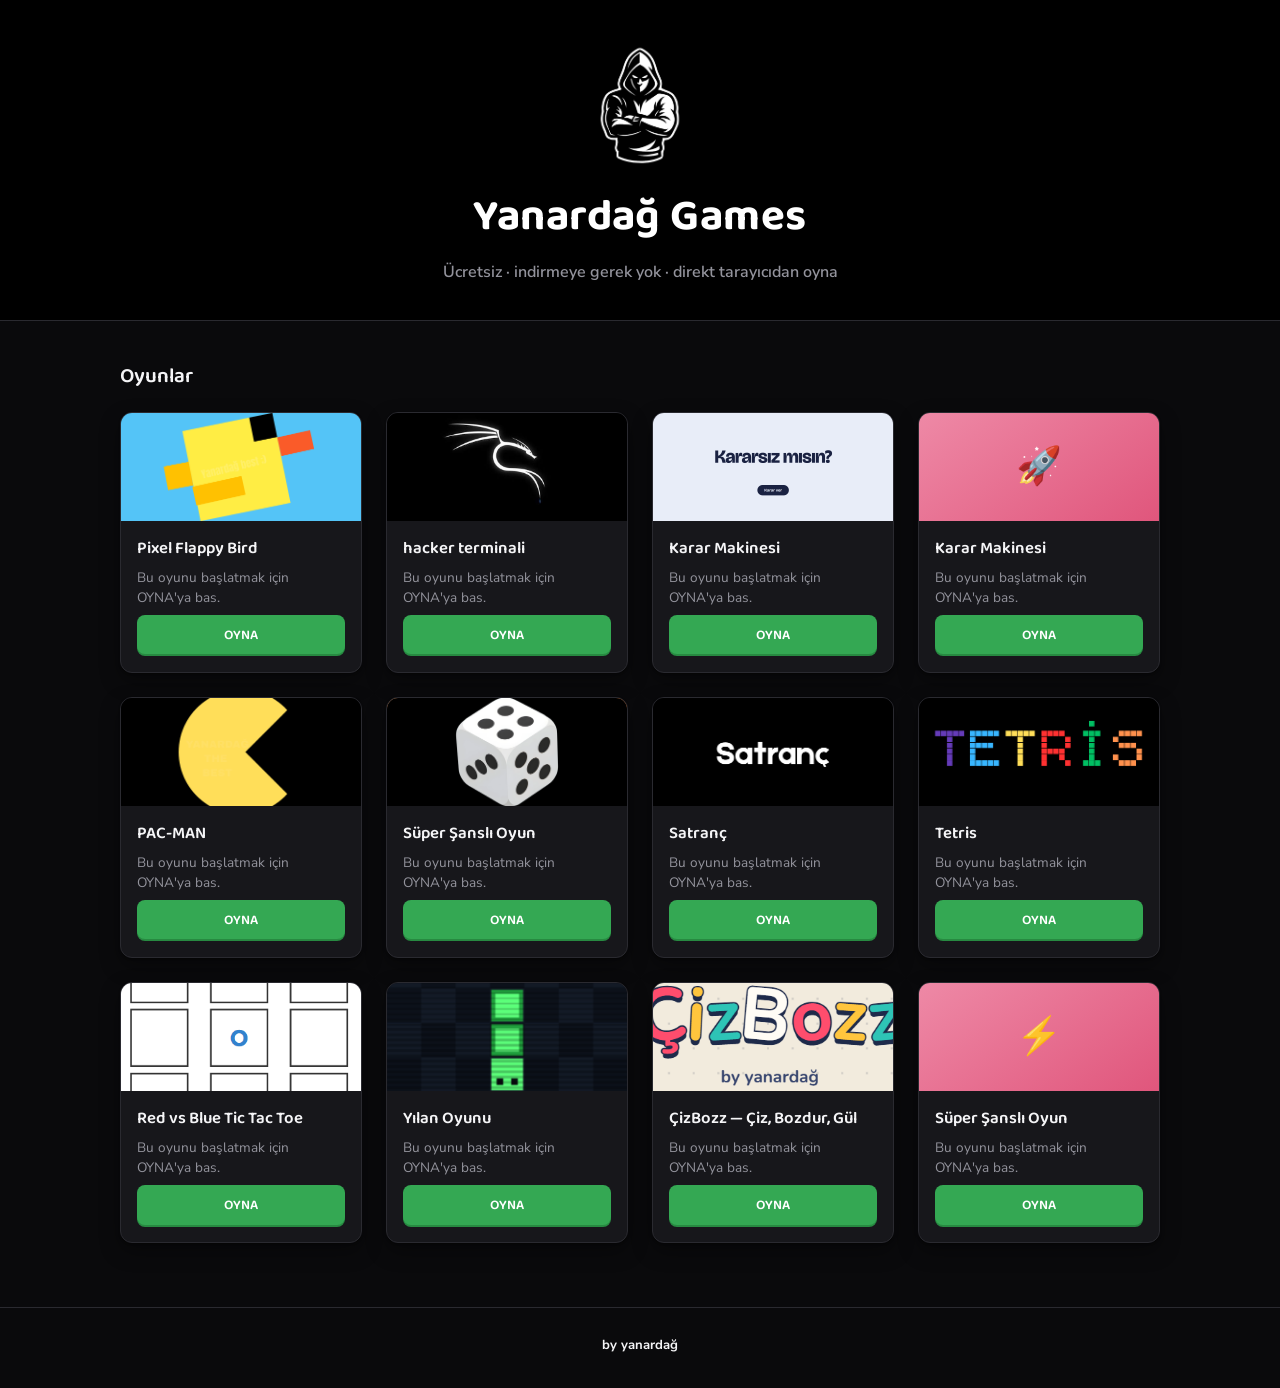
<file: index.html>
<!DOCTYPE html>
<html lang="tr">
<head>
<meta charset="UTF-8" />
<meta name="viewport" content="width=device-width, initial-scale=1.0" />
<title>Oyun Salonu — Ücretsiz Tarayıcı Oyunları</title>
<meta name="description" content="Tarayıcıdan oynanabilen ücretsiz mini oyunlar. İndirmeye gerek yok, direkt oyna!" />

<link rel="stylesheet" href="fonts/fonts.css">

<style>

:root {
  --bg: #0a0a0c;
  --panel: #17171b;
  --navy: #f5f5f7;
  --blue: #4f9cff;
  --blue-dark: #2f7fe0;
  --orange: #ff8a3d;
  --green: #34a853;
  --green-dark: #278a41;
  --pink: #e0567c;
  --muted: #93939c;
  --border: #2a2a30;

  --font-display: "Baloo 2", "Trebuchet MS", sans-serif;
  --font-body: "Nunito Sans", "Trebuchet MS", sans-serif;
  --font-mono: "JetBrains Mono", monospace;
}

* { box-sizing: border-box; }

body {
  margin: 0;
  min-height: 100vh;
  background: var(--bg);
  color: var(--navy);
  font-family: var(--font-body);
  line-height: 1.5;
}

a { color: inherit; }


.banner {
  background: #000;
  border-bottom: 1px solid var(--border);
  padding: 2.5rem 1.25rem 2.25rem;
  text-align: center;
}

.banner__logo-img {
  height: 128px;
  width: auto;
  max-width: 100%;
  object-fit: contain;
  display: block;
  margin: 0 auto 1rem;
  border-radius: 12px;
}

.banner__logo {
  margin: 0;
  font-family: var(--font-display);
  font-weight: 700;
  font-size: clamp(1.9rem, 5.5vw, 2.75rem);
  color: #fff;
  letter-spacing: 0.01em;
}

.banner__tagline {
  margin: 0.6rem 0 0;
  color: var(--muted);
  font-weight: 600;
  font-size: 1rem;
}


.main {
  max-width: 1080px;
  margin: 0 auto;
  padding: 2.5rem 1.25rem 4rem;
}

.section-title {
  font-family: var(--font-display);
  font-weight: 600;
  font-size: 1.3rem;
  color: var(--navy);
  margin: 0 0 1.25rem;
}

.games-grid {
  display: grid;
  grid-template-columns: repeat(auto-fill, minmax(230px, 1fr));
  gap: 1.5rem;
}

.game-card {
  position: relative;
  background: var(--panel);
  border: 1px solid var(--border);
  border-radius: 12px;
  box-shadow: 0 1px 2px rgba(0, 0, 0, 0.35), 0 8px 20px rgba(0, 0, 0, 0.35);
  overflow: hidden;
  display: flex;
  flex-direction: column;
  transition: transform 0.15s ease, box-shadow 0.15s ease;
}

.game-card:hover {
  transform: translateY(-2px);
  box-shadow: 0 2px 4px rgba(0, 0, 0, 0.4), 0 14px 28px rgba(0, 0, 0, 0.45);
}

.game-card__thumb {
  height: 108px;
  display: flex;
  align-items: center;
  justify-content: center;
  font-size: 2.3rem;
  color: rgba(255, 255, 255, 0.95);
  overflow: hidden;
}

.game-card__thumb img {
  width: 100%;
  height: 100%;
  object-fit: cover;
  display: block;
  transition: transform 0.25s ease;
}

.game-card__thumb:hover img {
  transform: scale(1.08);
}

.game-card[data-accent="blue"] .game-card__thumb { background: linear-gradient(145deg, #5b9eea, var(--blue-dark)); }
.game-card[data-accent="orange"] .game-card__thumb { background: linear-gradient(145deg, #ffb27a, var(--orange)); }
.game-card[data-accent="green"] .game-card__thumb { background: linear-gradient(145deg, #6fca87, var(--green-dark)); }
.game-card[data-accent="pink"] .game-card__thumb { background: linear-gradient(145deg, #ee89a6, var(--pink)); }

.game-card__body {
  padding: 0.95rem 1rem 1.1rem;
  display: flex;
  flex-direction: column;
  gap: 0.4rem;
  flex-grow: 1;
}

.game-card__title {
  font-family: var(--font-display);
  font-weight: 600;
  font-size: 1.05rem;
  margin: 0;
  color: var(--navy);
}

.game-card__desc {
  font-size: 0.85rem;
  color: var(--muted);
  margin: 0;
  flex-grow: 1;
}

.game-card__controls {
  font-size: 0.72rem;
  color: var(--muted);
  font-weight: 600;
}

.game-card__tag {
  font-family: var(--font-mono);
  font-size: 0.72rem;
  color: var(--muted);
  margin: 0.15rem 0 0.3rem;
}

.game-card__badge {
  display: inline-block;
  width: fit-content;
  background: rgba(255, 138, 61, 0.16);
  color: var(--orange);
  font-family: var(--font-body);
  font-weight: 800;
  font-size: 0.65rem;
  letter-spacing: 0.04em;
  padding: 2px 8px;
  border-radius: 20px;
}

.play-btn {
  appearance: none;
  border: none;
  border-radius: 8px;
  background: var(--green);
  color: #fff;
  font-family: var(--font-display);
  font-weight: 600;
  font-size: 0.85rem;
  padding: 0.55rem 1rem;
  cursor: pointer;
  width: 100%;
  box-shadow: 0 2px 0 var(--green-dark);
  transition: transform 0.08s ease, box-shadow 0.08s ease, background 0.15s ease;
}

.play-btn:hover { background: var(--green-dark); }

.play-btn:active {
  transform: translateY(2px);
  box-shadow: none;
}


.state-panel {
  grid-column: 1 / -1;
  background: var(--panel);
  border: 1px dashed var(--border);
  border-radius: 12px;
  padding: 2.75rem 1.5rem;
  text-align: center;
}

.state-panel__title {
  font-family: var(--font-display);
  font-weight: 600;
  font-size: 1.1rem;
  color: var(--navy);
  margin: 0 0 0.5rem;
}

.state-panel__text {
  color: var(--muted);
  font-size: 0.9rem;
  max-width: 46ch;
  margin: 0 auto;
}

.overlay {
  position: fixed;
  inset: 0;
  z-index: 10;
  display: none;
  align-items: center;
  justify-content: center;
  padding: 1.5rem;
  background: rgba(0, 0, 0, 0.82);
}

.overlay.is-open { display: flex; }

.overlay__frame {
  position: relative;
  width: min(100%, 880px);
  height: min(86vh, 620px);
  background: #050506;
  border-radius: 14px;
  padding: 0.85rem;
  box-shadow: 0 20px 60px rgba(0, 0, 0, 0.35);
}

.overlay__titlebar {
  display: flex;
  align-items: center;
  justify-content: space-between;
  margin-bottom: 0.6rem;
  padding: 0 0.2rem;
}

.overlay__title {
  font-family: var(--font-display);
  font-weight: 600;
  color: #fff;
  font-size: 1rem;
}

.overlay__actions {
  display: flex;
  gap: 0.4rem;
}

.overlay__icon-btn {
  background: rgba(255, 255, 255, 0.12);
  color: #fff;
  border: none;
  width: 30px;
  height: 30px;
  border-radius: 50%;
  font-weight: 700;
  font-size: 0.95rem;
  cursor: pointer;
  transition: background 0.15s ease;
}

.overlay__icon-btn:hover { background: rgba(255, 255, 255, 0.22); }
.overlay__icon-btn.is-active { background: rgba(255, 255, 255, 0.32); }

.overlay__screen {
  width: 100%;
  height: calc(100% - 2.3rem);
  border: none;
  border-radius: 8px;
  background: #fff;
}


.site-footer {
  border-top: 1px solid var(--border);
  color: var(--muted);
  text-align: center;
  padding: 1.75rem 1.25rem 2rem;
  font-size: 0.82rem;
}

.site-footer strong { color: var(--navy); }


.play-btn:focus-visible,
.overlay__icon-btn:focus-visible {
  outline: 2px solid var(--navy);
  outline-offset: 2px;
}

@media (max-width: 560px) {
  .overlay { padding: 0.75rem; }
}
</style>
</head>
<body>

  <header class="banner">
    <img class="banner__logo-img" src="avatar.png" alt="Yanardağ Games logosu" />
    <h1 class="banner__logo">Yanardağ Games</h1>
    <p class="banner__tagline">Ücretsiz · indirmeye gerek yok · direkt tarayıcıdan oyna</p>
  </header>

  <main class="main">
    <h2 class="section-title">Oyunlar</h2>
    <div class="games-grid" id="games-grid"></div>
  </main>

  <div class="overlay" id="overlay" role="dialog" aria-modal="true" aria-label="Oyun ekranı">
    <div class="overlay__frame">
      <div class="overlay__titlebar">
        <span class="overlay__title" id="overlay-title">—</span>
        <div class="overlay__actions">
          <button class="overlay__icon-btn" id="overlay-fullscreen" aria-label="Tam ekran yap">⛶</button>
          <button class="overlay__icon-btn" id="overlay-close" aria-label="Kapat">✕</button>
        </div>
      </div>
      <iframe class="overlay__screen" id="overlay-screen" title="Oyun ekranı"></iframe>
    </div>
  </div>

  <footer class="site-footer">
    <strong>by yanardağ</strong>
  </footer>

<script>
(function () {
  const grid = document.getElementById("games-grid");
  const overlay = document.getElementById("overlay");
  const overlayScreen = document.getElementById("overlay-screen");
  const overlayCloseBtn = document.getElementById("overlay-close");
  const overlayFullscreenBtn = document.getElementById("overlay-fullscreen");
  const overlayTitle = document.getElementById("overlay-title");

  const REPO_OVERRIDE = {
    owner: null,
    repo: null,
    branch: "main"
  };

  const ACCENTS = ["blue", "orange", "green", "pink"];
  const ICONS = ["🎮", "👾", "🕹️", "🚀", "🏆", "⚡"];
  const GAMES_DIR = "games";
  const GAME_FILE_PATTERN = /\.html?$/i;
  const EXCLUDED_GAME_NAMES = new Set(["index.html", "zzzzzzzzzz.html"]);
  const PICTURES_DIR = "pictures";
  const COVER_FILE_PATTERN = /\.(png|jpe?g|webp|gif)$/i;

  function escapeHtml(str) {
    const div = document.createElement("div");
    div.textContent = str == null ? "" : String(str);
    return div.innerHTML;
  }

  function prettify(filename) {
    return filename
      .replace(GAME_FILE_PATTERN, "")
      .replace(/[-_]+/g, " ")
      .replace(/\b\w/g, (c) => c.toUpperCase());
  }

  function stripExtension(filename) {
    return filename.replace(/\.[^./]+$/, "");
  }

  function detectRepo() {
    if (REPO_OVERRIDE.owner && REPO_OVERRIDE.repo) return REPO_OVERRIDE;
    const host = location.hostname;
    if (!host.endsWith(".github.io")) return null;
    const owner = host.split(".")[0];
    const pathParts = location.pathname.split("/").filter(Boolean);
    const repo = pathParts.length > 0 ? pathParts[0] : host;
    return { owner, repo, branch: REPO_OVERRIDE.branch || "main" };
  }

  function makeNameFilter(pattern, excludedNames) {
    return (name) =>
      pattern.test(name) && !excludedNames.has(name.toLowerCase());
  }

  async function listViaJsDelivr(repoInfo, dir, nameFilter) {
    const url = `https://data.jsdelivr.com/v1/package/gh/${repoInfo.owner}/${repoInfo.repo}@${repoInfo.branch}`;
    const res = await fetch(url);
    if (!res.ok) throw new Error("jsDelivr " + res.status);
    const data = await res.json();
    const targetDir = (data.files || []).find((f) => f.name === dir && f.files);
    if (!targetDir) return [];
    return targetDir.files
      .filter((f) => !f.files && nameFilter(f.name))
      .map((f) => ({
        name: f.name,
        metaUrl: `https://cdn.jsdelivr.net/gh/${repoInfo.owner}/${repoInfo.repo}@${repoInfo.branch}/${dir}/${encodeURIComponent(f.name)}`
      }));
  }

  async function listViaGitHubApi(repoInfo, dir, nameFilter) {
    const url = `https://api.github.com/repos/${repoInfo.owner}/${repoInfo.repo}/contents/${dir}?ref=${repoInfo.branch}`;
    const res = await fetch(url);
    if (!res.ok) throw new Error("GitHub API " + res.status);
    const items = await res.json();
    if (!Array.isArray(items)) throw new Error("beklenmeyen yanıt");
    return items
      .filter((it) => it.type === "file" && nameFilter(it.name))
      .map((it) => ({ name: it.name, metaUrl: it.download_url }));
  }

  async function listViaDirectoryIndex(dir, nameFilter) {
    const res = await fetch(dir + "/");
    if (!res.ok) throw new Error("dizin listesi yok");
    const html = await res.text();
    const doc = new DOMParser().parseFromString(html, "text/html");
    const names = [...doc.querySelectorAll("a")]
      .map((a) => a.getAttribute("href") || "")
      .map((h) => decodeURIComponent(h.split("/").filter(Boolean).pop() || ""))
      .filter(nameFilter);
    const unique = [...new Set(names)];
    return unique.map((name) => ({ name, metaUrl: `${dir}/${name}` }));
  }

  async function listDirFiles(dir, nameFilter) {
    const repoInfo = detectRepo();
    if (repoInfo) {
      try {
        const viaJsDelivr = await listViaJsDelivr(repoInfo, dir, nameFilter);
        if (viaJsDelivr.length) return viaJsDelivr;
      } catch (e) { console.warn(`jsDelivr tarama başarısız (${dir}):`, e); }
      try {
        const viaApi = await listViaGitHubApi(repoInfo, dir, nameFilter);
        if (viaApi.length) return viaApi;
      } catch (e) { console.warn(`GitHub API tarama başarısız (${dir}):`, e); }
    }
    try {
      return await listViaDirectoryIndex(dir, nameFilter);
    } catch (e) { console.warn(`Dizin listesi tarama başarısız (${dir}):`, e); }
    return [];
  }

  function listGameFiles() {
    return listDirFiles(GAMES_DIR, makeNameFilter(GAME_FILE_PATTERN, EXCLUDED_GAME_NAMES));
  }

  function listPictureFiles() {
    return listDirFiles(PICTURES_DIR, makeNameFilter(COVER_FILE_PATTERN, new Set()));
  }

  async function buildCoverMap() {
    const files = await listPictureFiles();
    const map = new Map();
    for (const f of files) {
      const key = stripExtension(f.name).toLowerCase();
      if (!map.has(key)) map.set(key, f.metaUrl);
    }
    return map;
  }

  async function buildGameEntry(fileInfo, index, coverMap) {
    let title = prettify(fileInfo.name);
    let description = "Bu oyunu başlatmak için OYNA'ya bas.";
    let controls = "";
    let coverOverride = "";

    try {
      const res = await fetch(fileInfo.metaUrl);
      if (res.ok) {
        const html = await res.text();
        const doc = new DOMParser().parseFromString(html, "text/html");
        const t = doc.querySelector("title");
        if (t && t.textContent.trim()) title = t.textContent.trim();
        const d = doc.querySelector('meta[name="description"]');
        if (d && d.getAttribute("content")) description = d.getAttribute("content");
        const c = doc.querySelector('meta[name="controls"]');
        if (c && c.getAttribute("content")) controls = c.getAttribute("content");
        const cv = doc.querySelector('meta[name="cover"]');
        if (cv && cv.getAttribute("content")) coverOverride = cv.getAttribute("content");
      }
    } catch (e) { console.warn("Meta bilgisi okunamadı:", fileInfo.name, e); }

    const cover = coverOverride || coverMap.get(stripExtension(fileInfo.name).toLowerCase()) || null;

    return {
      title, description, controls, cover,
      tag: fileInfo.name,
      file: `${GAMES_DIR}/${fileInfo.name}`,
      accent: ACCENTS[index % ACCENTS.length],
      icon: ICONS[index % ICONS.length]
    };
  }

  function setState(title, text) {
    grid.innerHTML = `
      <div class="state-panel">
        <p class="state-panel__title">${escapeHtml(title)}</p>
        <p class="state-panel__text">${escapeHtml(text)}</p>
      </div>`;
  }

  function renderCards(games) {
    if (games.length === 0) {
      setState(
        "Henüz oyun yok",
        "games/ klasörüne bir .html dosyası ekleyip push'la — kart burada otomatik belirecek."
      );
      return;
    }

    grid.innerHTML = "";
    games.forEach((game) => {
      const card = document.createElement("div");
      card.className = "game-card";
      card.dataset.accent = game.accent;

      const thumbInner = game.cover
        ? `<img src="${escapeHtml(game.cover)}" alt="" loading="lazy" />`
        : game.icon;

      card.innerHTML = `
        <div class="game-card__thumb">${thumbInner}</div>
        <div class="game-card__body">
          <h3 class="game-card__title">${escapeHtml(game.title)}</h3>
          <p class="game-card__desc">${escapeHtml(game.description)}</p>
          ${game.controls ? `<p class="game-card__controls">${escapeHtml(game.controls)}</p>` : ""}
          <button class="play-btn" type="button">OYNA</button>
        </div>
      `;

      card.querySelector(".play-btn").addEventListener("click", () => openGame(game));
      grid.appendChild(card);
    });
  }

  function requestFs(el) {
    const fn = el.requestFullscreen || el.webkitRequestFullscreen || el.msRequestFullscreen;
    if (fn) return fn.call(el);
  }

  function exitFs() {
    const fn = document.exitFullscreen || document.webkitExitFullscreen || document.msExitFullscreen;
    if (fn) return fn.call(document);
  }

  function isFs() {
    return !!(document.fullscreenElement || document.webkitFullscreenElement || document.msFullscreenElement);
  }

  function toggleFullscreen() {
    if (isFs()) {
      exitFs();
    } else {
      requestFs(overlayScreen);
    }
  }

  document.addEventListener("fullscreenchange", updateFsBtn);
  document.addEventListener("webkitfullscreenchange", updateFsBtn);
  document.addEventListener("msfullscreenchange", updateFsBtn);

  function updateFsBtn() {
    const active = isFs();
    overlayFullscreenBtn.classList.toggle("is-active", active);
    overlayFullscreenBtn.setAttribute("aria-label", active ? "Tam ekrandan çık" : "Tam ekran yap");
  }

  overlayFullscreenBtn.addEventListener("click", toggleFullscreen);

  function openGame(game) {
    overlayTitle.textContent = game.title;
    overlayScreen.removeAttribute("srcdoc");
    overlayScreen.src = game.file;
    overlay.classList.add("is-open");
    document.body.style.overflow = "hidden";
    overlayCloseBtn.focus();
  }

  function closeGame() {
    if (isFs()) exitFs();
    overlay.classList.remove("is-open");
    overlayScreen.removeAttribute("srcdoc");
    overlayScreen.src = "about:blank";
    document.body.style.overflow = "";
  }

  overlayCloseBtn.addEventListener("click", closeGame);
  overlay.addEventListener("click", (e) => { if (e.target === overlay) closeGame(); });
  document.addEventListener("keydown", (e) => {
    if (e.key === "Escape" && overlay.classList.contains("is-open")) closeGame();
  });

  async function init() {
    setState("Taranıyor…", "games/ klasörü kontrol ediliyor.");
    try {
      const [files, coverMap] = await Promise.all([listGameFiles(), buildCoverMap()]);
      if (files.length === 0) {
        renderCards([]);
        return;
      }
      const games = await Promise.all(files.map((f, i) => buildGameEntry(f, i, coverMap)));
      renderCards(games);
    } catch (e) {
      console.error(e);
      setState(
        "Oyun listesi alınamadı",
        "GitHub Pages üzerinde değilsen ya da yerel önizleme yapıyorsan basit bir sunucu başlatman gerekebilir (README'ye bak)."
      );
    }
  }

  init();
})();
</script>
</body>
</html>
</file>
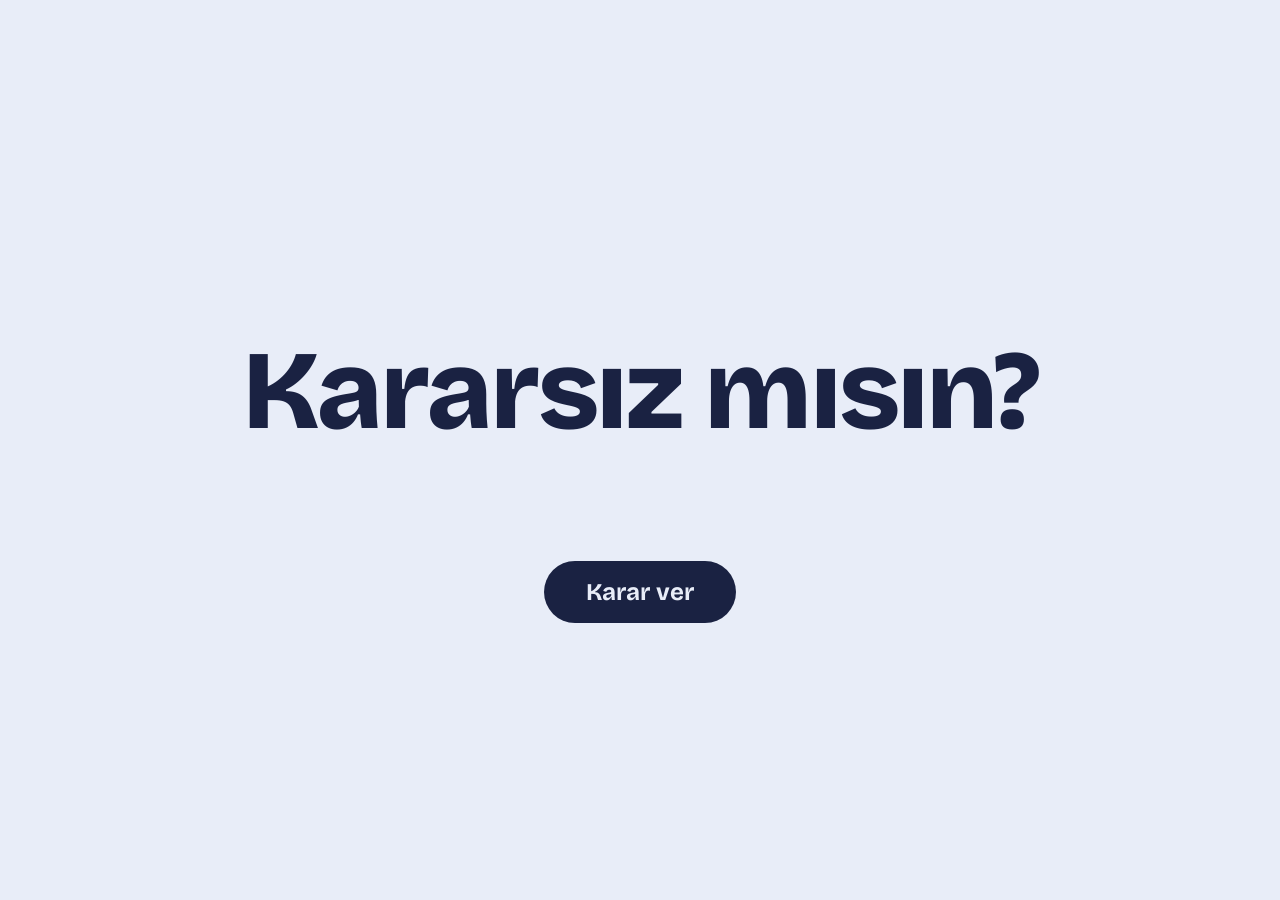
<file: games/karar_makinesi.html>
<!DOCTYPE html>
<html lang="tr">
<head>
<meta charset="utf-8">
<meta name="viewport" content="width=device-width, initial-scale=1, viewport-fit=cover">
<title>Karar Makinesi</title>
<link rel="stylesheet" href="../fonts/fonts.css">
<style>
  :root {
    box-sizing: border-box;
    padding-top: env(safe-area-inset-top, 0px);
    padding-bottom: env(safe-area-inset-bottom, 0px);

    --neutral-bg: #E8EDF8;  --neutral-fg: #1A2242;
    --yes-bg:     #1F8A4C;  --yes-fg:     #FFFFFF;
    --yesx-bg:    #12683A;  --yesx-fg:    #FFFFFF;
    --no-bg:      #C93630;  --no-fg:      #FFFFFF;
    --nox-bg:     #94202B;  --nox-fg:     #FFFFFF;
    --maybe-bg:   #F2B01E;  --maybe-fg:   #2A1C00;

    --bg: var(--neutral-bg);
    --fg: var(--neutral-fg);
  }

  @media (prefers-color-scheme: dark) {
    :root:not([data-theme="light"]) {
      --neutral-bg: #12172B;  --neutral-fg: #EEF1FA;
      --yes-bg:     #1B7A44;  --yes-fg:     #FFFFFF;
      --yesx-bg:    #0F5A2E;  --yesx-fg:    #FFFFFF;
      --no-bg:      #B32E2A;  --no-fg:      #FFFFFF;
      --nox-bg:     #7E1824;  --nox-fg:     #FFFFFF;
      --maybe-bg:   #D6940A;  --maybe-fg:   #1F1400;
    }
  }

  :root[data-theme="dark"] {
    --neutral-bg: #12172B;  --neutral-fg: #EEF1FA;
    --yes-bg:     #1B7A44;  --yes-fg:     #FFFFFF;
    --yesx-bg:    #0F5A2E;  --yesx-fg:    #FFFFFF;
    --no-bg:      #B32E2A;  --no-fg:      #FFFFFF;
    --nox-bg:     #7E1824;  --nox-fg:     #FFFFFF;
    --maybe-bg:   #D6940A;  --maybe-fg:   #1F1400;
  }

  :root[data-tone="yes"]   { --bg: var(--yes-bg);   --fg: var(--yes-fg); }
  :root[data-tone="yesx"]  { --bg: var(--yesx-bg);  --fg: var(--yesx-fg); }
  :root[data-tone="no"]    { --bg: var(--no-bg);    --fg: var(--no-fg); }
  :root[data-tone="nox"]   { --bg: var(--nox-bg);   --fg: var(--nox-fg); }
  :root[data-tone="maybe"] { --bg: var(--maybe-bg); --fg: var(--maybe-fg); }

  html { scroll-padding-top: env(safe-area-inset-top, 0px); }

  html, body {
    height: 100%;
    margin: 0;
    background: var(--bg);
    color: var(--fg);
    transition: background-color .35s ease, color .35s ease;
  }

  body {
    font-family: "Bricolage Grotesque", system-ui, -apple-system, "Segoe UI", Roboto, sans-serif;
    font-optical-sizing: auto;
    -webkit-tap-highlight-color: transparent;
  }

  main {
    height: 100%;
    display: flex;
    flex-direction: column;
    align-items: center;
    justify-content: center;
    gap: clamp(2rem, 7vh, 3.5rem);
    padding: 1.5rem;
    box-sizing: border-box;
    text-align: center;
  }

  .answer {
    margin: 0;
    max-width: 14ch;
    min-height: 2.04em;
    display: grid;
    place-items: center;
    font-size: clamp(2.75rem, 13vw, 7rem);
    font-weight: 800;
    line-height: 1.02;
    letter-spacing: -0.025em;
    text-wrap: balance;
    overflow-wrap: anywhere;
    transition: opacity .12s ease;
  }
  .answer.rolling { opacity: .45; }
  .answer.pop { animation: pop .3s cubic-bezier(.2, 1.4, .4, 1); }

  @keyframes pop {
    from { transform: scale(.85); opacity: 0; }
    to   { transform: scale(1);   opacity: 1; }
  }

  .go {
    font: inherit;
    font-weight: 700;
    font-size: clamp(1.15rem, 4.5vw, 1.5rem);
    padding: 1.05rem 2.6rem;
    border: 0;
    border-radius: 999px;
    background: var(--fg);
    color: var(--bg);
    cursor: pointer;
    transition: transform .12s ease, background-color .35s ease, color .35s ease;
  }
  .go:active { transform: scale(.96); }
  .go[aria-disabled="true"] { cursor: default; }
  .go:focus-visible { outline: 3px solid var(--fg); outline-offset: 4px; }

  .sr {
    position: absolute;
    width: 1px; height: 1px;
    margin: -1px; padding: 0;
    overflow: hidden;
    clip: rect(0 0 0 0);
    white-space: nowrap;
    border: 0;
  }

  @media (prefers-reduced-motion: reduce) {
    html, body, .go, .answer { transition: none; }
    .answer.pop { animation: none; }
  }
</style>
</head>
<body>
  <main>
    <p class="answer" id="answer">Kararsız mısın?</p>
    <button class="go" id="go" type="button">Karar ver</button>
    <div class="sr" id="live" role="status" aria-live="polite"></div>
  </main>

<script>
  function mk(tone, list) {
    return list.map(function (t) { return { t: t, tone: tone }; });
  }

  // Üç taraf eşit şansla seçilir: evet, hayır, kararsız.
  var sides = [
    mk("yes", [
      "Evet", "Tabii", "Tabii ki", "Elbette", "Olur", "Aynen", "Bence evet", "Bence yap",
      "Hiç düşünme, yap", "Yap gitsin", "Neden olmasın", "Yürü", "Tamamdır", "Hadi bakalım",
      "Bence olur", "Olur tabii", "Evet evet", "Evet bence", "Yapalım", "Yapabilirsin",
      "Yap bakalım", "Buyur, yap", "Hadi yap", "Değer", "Denemeye değer", "Dene bence",
      "Bir dene", "Güzel fikir", "İyi fikir", "Fena fikir değil", "Bence doğru",
      "Doğru karar", "Doğru yol", "Yeşil ışık", "Işık yeşil", "Yol açık", "Yolun açık olsun",
      "Sorun yok", "Sıkıntı yok", "Problem değil", "Hallolur", "Olacak", "Tam sana göre",
      "Sana yakışır", "Sen yaparsın", "Yaparsın", "Başarırsın", "Pişman olmazsın",
      "Bence pişman olmazsın", "Sonu güzel", "İçime doğdu", "İçime sindi",
      "Kalbim evet diyor", "Aklım da evet diyor", "Evet diyorum", "Ben evet derim",
      "Ben olsam yapardım", "Ben yapardım", "Tereddüt etme", "Çekinme", "Korkma, yap",
      "Cesaretini topla", "Atla gitsin", "At kendini", "Atla", "Bas gaza", "Gazlayalım",
      "Haydi", "Haydi bakalım", "Kaçırma", "Kaçırma bunu", "Fırsat bu fırsat", "Tam zamanı",
      "Zamanı geldi", "Şansını dene", "Şans senden yana", "Yıldızlar evet diyor",
      "Kader evet diyor", "Talih yüzüne gülüyor", "Kabul", "Kabul edildi", "Onaylandı",
      "Onay verildi", "Tamam", "Tamam olur", "Peki olur", "Pekâlâ", "Anlaştık", "Harika",
      "Süper", "Mükemmel", "Çok iyi olur", "İyi olur", "Güzel olur", "Bence güzel olur",
      "Evet, yap", "Yap, iyi olur", "Yap ve gör", "Yapmakta fayda var", "Fayda var",
      "Faydası olur", "Bir şey olmaz, yap", "Bir şey olmaz", "Sakınca yok", "Engel yok",
      "Önünde engel yok", "Yolun düz", "Hava uygun", "Uygun", "Uygun görüyorum", "Uygundur",
      "Sorun olmaz", "Rahat ol, yap", "Rahat ol", "İçin rahat olsun",
      "Gönül rahatlığıyla yap", "İyi gidiyor", "İyi gider", "Yolunda gider", "Yolunda",
      "Her şey yolunda", "Ters gitmez", "Ters gitmez bence", "Kazançlı çıkarsın",
      "Kazanırsın", "Kârlı çıkarsın", "Bence kazanırsın", "Sen hak ediyorsun", "Hak ettin",
      "Hak ediyorsun", "Sana yeter", "Yeter, yap", "Sonunda gülersin", "Sevineceksin",
      "Mutlu olursun", "Alkışlıyorum", "Harika fikir", "Süper fikir", "Parlak fikir",
      "Deha fikri", "Parlak", "Yes", "Yep", "Yeah", "Yup", "Sure", "Sure thing", "Why not",
      "Go for it", "Do it", "Just do it", "Go ahead", "Okay", "OK", "Alright", "Fine by me",
      "Sounds good", "Sounds great", "Works for me", "I'd say yes", "I say yes",
      "Probably yes", "Most likely", "Looks good", "Green light", "You got it", "Of course",
      "Go on then", "Send it", "Let's go", "Let's do it", "Why the heck not", "Yes please",
      "Yes, do it", "Aye", "Aye aye", "Roger that", "Copy that", "Affirmative", "Sí", "Oui",
      "Ja", "Sì", "Sim", "Da", "Hai", "Claro", "Bien sûr", "Natürlich", "Certo", "Vale",
      "D'accord", "Klar", "Genau", "Ja klar", "Sí, claro", "Oui oui", "Ja ja", "Dale",
      "Vamos", "Allez", "Los geht's", "Andiamo"
    ]).concat(mk("yesx", [
      "Kesinlikle evet", "Kesinlikle", "Yüzde yüz evet", "Bin kere evet", "Sorma bile, evet",
      "Ne demek, evet!", "Hem de nasıl", "Şüphesiz", "Definitely", "Absolutely",
      "Kesin evet", "Kesin olur", "Kesin yap", "Kesinlikle yap", "Mutlaka", "Mutlaka yap",
      "Mutlaka evet", "Muhakkak", "Şüpheye yer yok", "Hiç şüphe yok", "Şüphen olmasın",
      "Adım gibi eminim", "Yüzde yüz", "%100 evet", "Yüzde yüz olur", "Yüzde yüz yap",
      "Yüzde yüz eminim", "Var ya, evet!", "Evet evet evet!", "Bin evet", "Milyon kere evet",
      "Sonsuz kere evet", "Hem de çok", "Hem de fazlasıyla", "Fazlasıyla evet",
      "Olmaz olur mu", "Olur olur olur!", "Tam gaz ileri", "Tam gaz yap", "Fırlat gitsin",
      "Ne duruyorsun, yap!", "Hemen yap", "Şimdi yap", "Hiç beklemeden yap",
      "Vakit kaybetme, yap", "Tartışmasız evet", "Tartışmasız", "Kuşkusuz", "Hiç kuşkusuz",
      "Kesin bir evet", "Net evet", "Net bir evet", "Apaçık evet", "Açık ara evet",
      "Elbette, tabii ki!", "Tabii ki tabii ki", "Hemen başla", "Bayılırım", "Aşırı evet",
      "Çok evet", "Çok çok evet", "Yüz kere evet", "Absolutely yes", "100% yes",
      "100 percent", "Without a doubt", "No doubt", "For sure", "For sure yes", "Totally",
      "Totally yes", "Big yes", "Huge yes", "Yes yes yes", "A thousand times yes",
      "Yes, absolutely", "By all means", "Certainly", "Obviously", "Duh, yes",
      "Of course, obviously", "Definitely yes", "Do it right now", "Yes, 100%", "Full send",
      "Let's gooo", "Claro que sí", "Por supuesto", "Sí, sí, sí", "Bien sûr que oui",
      "Absolument", "Auf jeden Fall", "Ja, absolut", "Assolutamente sì", "Certo che sì",
      "Com certeza", "Claro que sim", "Sem dúvida", "Na klar", "Aber sicher", "Mais oui",
      "Ça marche", "Ma certo"
    ])),

    mk("no", [
      "Hayır", "Yok", "Yapma", "Pek sanmam", "Hiç sanmam", "Bence hayır", "Olmaz", "Boşver",
      "Vazgeç", "Sanmıyorum", "Gerek yok", "Değmez", "Zorlama", "Yapmasan iyi olur",
      "Ben olsam yapmazdım", "Hayır hayır", "Yok yok", "Yok canım", "Yok artık",
      "Hadi canım sen de", "Olmaz öyle şey", "Pek iyi fikir değil", "İyi fikir değil",
      "Kötü fikir", "Bence kötü fikir", "Bence olmaz", "Bence yapma", "Yapmasan daha iyi",
      "Yapmasan da olur", "Yapmaya değmez", "Bulaşma", "Bulaşma bence", "Uzak dur",
      "Uzak dur bence", "Elini sürme", "Dokunma", "Kurcalama", "Rahat bırak", "Bırak bunu",
      "Bırak gitsin", "Bırak kalsın", "Kalsın", "Kalsın şimdilik", "Şimdi olmaz",
      "Şimdilik olmaz", "Şimdi değil", "Şu an olmaz", "Zamanı değil", "Vakti değil", "Erken",
      "Çok erken", "Çok geç", "Geç kaldın", "Tren kaçmış", "Tadı yok", "Pek tadı yok",
      "Yaramaz", "Yaramaz bu", "Sana göre değil", "Sana yakışmaz", "Sana uymaz", "Uymaz",
      "Uygun değil", "Doğru değil", "Yanlış karar", "Yanlış yol", "Yanlış hamle",
      "Kırmızı ışık", "Işık kırmızı", "Yol kapalı", "Yol yok", "Çıkmaz sokak", "Ters yön",
      "Geri dön", "Geri çekil", "Adım atma", "Bir adım geri", "Dur", "Acele etme",
      "Pişman olursun", "Sonunda pişman olursun", "İçime sinmedi", "İçime doğmadı",
      "İçim rahat etmedi", "Kalbim hayır diyor", "Aklım hayır diyor", "Hayır diyorum",
      "Ben hayır derim", "Ben yapmam", "Ben de yapmam", "Ben olsam vazgeçerdim",
      "Ben vazgeçerdim", "Riskli", "Çok riskli", "Riske değmez", "Fazla riskli",
      "Sıkıntı çıkar", "Başın ağrır", "Başına iş açar", "Dert açar", "Ziyan", "Vakit kaybı",
      "Boşuna", "Boşuna uğraşma", "Hiç uğraşma", "Zahmet etme", "Zahmete değmez",
      "Kendini yorma", "Yorulma", "Çaba boşa", "Nafile", "Nafile bu", "Sonu yok",
      "Sonu hüsran", "Sonu iyi değil", "Yıldızlar hayır diyor", "Kader hayır diyor",
      "Talih yüzüne gülmüyor", "Uğursuz", "Şans yok", "Reddedildi", "Onay yok",
      "Onaylanmadı", "Kabul değil", "Kabul edilmedi", "Geçersiz", "İptal", "İptal et",
      "Vazgeçtik", "Vazgeçildi", "Pas", "Pas geç", "Geç bunu", "Geç gitsin", "Es geç",
      "Boş ver gitsin", "Boşver derim", "Kazanç yok", "Kâr yok", "Getirisi yok",
      "Faydası yok", "Fayda yok", "Sakınca var", "Engel var", "Önünde engel var",
      "Hava bozuk", "Hava uygun değil", "Uygun değil bu", "Bence riskli", "Ters gider",
      "Ters gidecek", "Yolunda gitmez", "Yolunda gitmiyor", "İyi gitmiyor", "Pek iyi gitmez",
      "Kaybedersin", "Kaybedeceksin", "Kaybeden sen olursun", "Zararlı çıkarsın",
      "Zarar edersin", "Buna değmez", "Buna değmez bence", "Sana yetmez", "Yetmez",
      "Yeterli değil", "Yetersiz", "Eksik var", "Hazır değilsin", "Daha hazır değil",
      "Henüz değil", "Daha değil", "Şimdilik hayır", "Bu sefer hayır", "Bu kez hayır",
      "Bugün olmaz", "Bugün değil", "Yarın da olmaz", "No", "Nope", "Nah", "Pass",
      "No thanks", "No thank you", "Not really", "Not today", "Not now", "Not this time",
      "Not a good idea", "Bad idea", "Probably not", "I'd say no", "I say no", "Better not",
      "Skip it", "Skip", "Forget it", "Drop it", "Let it go", "Leave it", "Hold off",
      "Red light", "Don't", "Don't do it", "Don't bother", "Not worth it", "Not for you",
      "Nuh-uh", "Naw", "No can do", "I wouldn't", "Doesn't look good", "Doesn't feel right",
      "Unlikely", "Not likely", "Highly doubt it", "I doubt it", "Doubt it", "Non", "Nein",
      "Não", "Nie", "Nee", "Mieux vaut pas", "Lieber nicht", "Meglio di no", "Mejor no",
      "Melhor não", "Non merci", "Nein danke", "No gracias", "No grazie", "Não, obrigado"
    ]).concat(mk("nox", [
      "Kesinlikle hayır", "Asla", "Katiyen hayır", "Aklından bile geçirme", "Sakın",
      "Yüzde yüz hayır", "Hiç mi hiç", "Ne münasebet", "Bin kere hayır", "Olamaz", "Never",
      "No way", "Katiyen", "Kesinlikle olmaz", "Kesinlikle yapma", "Sakın yapma", "Sakın ha",
      "Sakın ha yapma", "Aklına bile getirme", "Hayatta olmaz", "Hayatta yapma",
      "Ölürüm de yapmam", "Ne gezer", "Ne gezer be", "Hiç ihtimal yok", "İhtimali yok",
      "Sıfır ihtimal", "Sıfır", "Sıfır şans", "Şansı yok", "Zerre şans yok", "Zinhar",
      "Zinhar yapma", "Ne münasebet yahu", "Ne alaka", "Ne alakası var", "Ne diyorsun sen",
      "Deli misin", "Aklını mı kaçırdın", "Olacak şey değil", "İmkânsız", "Kesin imkânsız",
      "İmkân yok", "Yüzde sıfır", "%0", "Bin kere yok", "Yüz kere hayır",
      "Milyon kere hayır", "Hayır hayır hayır!", "Yok yok yok!", "Kesin yok", "Kesin hayır",
      "Net hayır", "Net bir hayır", "Apaçık hayır", "Açık ara hayır", "Tartışmasız hayır",
      "Kuşkusuz hayır", "Hiçbir şekilde", "Hiçbir koşulda", "Asla ve kata", "Yaklaşma bile",
      "Yanına bile yaklaşma", "Hiç bulaşma", "Bulaşma sakın", "Uzak dur sakın",
      "Ellerini çek", "Yasak", "Yasak bu", "Kesin yasak", "Kırmızı alarm", "Tehlike",
      "Tehlikeli", "Çok tehlikeli", "Felaket olur", "Felaket", "Tam felaket",
      "Absolutely not", "Definitely not", "Certainly not", "Under no circumstances",
      "Not a chance", "No chance", "Zero chance", "Not in a million years",
      "Over my dead body", "Hard no", "Hard pass", "Big no", "Huge no", "Nope nope nope",
      "No no no", "Absolutely no way", "By no means", "Not on your life", "Never ever",
      "Not happening", "Not gonna happen", "Jamais", "Absolument pas", "Auf keinen Fall",
      "Niemals", "Nunca", "Ni hablar", "Jamás", "Assolutamente no", "Mai", "Nem pensar",
      "Jamais de la vie", "Pas question", "Kommt nicht in Frage", "Nunca jamás",
      "Em hipótese alguma", "Mai e poi mai", "Ni en sueños"
    ])),

    mk("maybe", [
      "Bilmem", "Bilmiyorum", "Ben ne bileyim", "Vallahi bilmem", "Fikrim yok", "Kim bilir",
      "Bilemedim", "Belki", "Belki de", "Olabilir", "Emin değilim", "Kararsızım", "Bakarız",
      "Duruma göre", "Sonra tekrar sor", "Hmm", "Kalbine sor", "Yarın karar ver",
      "Yazı tura at", "50-50", "Sana kalmış", "Sen bilirsin", "Eh işte", "Kafam karıştı",
      "idk", "Idk lol", "Maybe", "Not sure", "Ask again later", "Bir fikrim yok",
      "Hiç fikrim yok", "Zerre fikrim yok", "Ne bileyim yahu", "Ne bileyim ben",
      "Bilemiyorum", "Bilemem ki", "Bilemem", "Bilinmez", "Belli olmaz", "Belli değil",
      "Belirsiz", "Net değil", "Pek net değil", "Bulanık", "Sis var", "Sisli", "Puslu",
      "Kafam bulanık", "Kafam karışık", "Karışık", "Bir ileri bir geri",
      "Bir evet bir hayır", "Yarı yarıya", "Yüzde elli", "Elli elli", "Yarım yarım",
      "Orta yol", "Ortada", "Ne evet ne hayır", "Ne o ne bu", "Ne şu ne bu",
      "Hem evet hem hayır", "Hem evet hem hayır gibi", "Evet gibi hayır", "Hayır gibi evet",
      "Fark etmez", "Hiç fark etmez", "Hepsi bir", "Aynı şey", "Ne fark eder", "Eh", "Ehh",
      "Şey", "Yani", "Yaani", "Şöyle böyle", "Öyle böyle", "Sanki", "Sanırım", "Galiba",
      "Herhalde", "Muhtemelen", "İhtimal var", "Küçük ihtimal", "Olur da olmaz da",
      "Olabilir de olmayabilir de", "Bir düşüneyim", "Düşünelim", "Biraz düşün", "Bir düşün",
      "Bir daha düşün", "İyice düşün", "Uykuya yat", "Yarın bak", "Yarın sor",
      "Yarına bırak", "Yarın belli olur", "Sonra bak", "Sonra sor", "Sonra düşün",
      "Sonra konuşalım", "Sonra bakarız", "Şimdilik bilmem", "Şimdilik belli değil",
      "Şimdilik bekle", "Bekle", "Bekle bakalım", "Bekle ve gör", "Zaman gösterir",
      "Zaman söyler", "Zamana bırak", "Kaderine bırak", "Şansa bırak", "Şansına bırak",
      "Yazı mı tura mı", "Yazı tura", "Zar at", "Zar at bakalım", "Zarlara sor",
      "Artı eksi yaz", "Bir arkadaşa sor", "Bir dosta sor", "Annene sor", "Birine danış",
      "İçine sor", "İç sesine sor", "Sezgine sor", "Sana bırakıyorum", "Senin kararın",
      "Karar senin", "Topu sana atıyorum", "Top sende", "Ben karışmam", "Karışamam",
      "Yorum yok", "Yorumsuz", "Cevap yok", "Cevap veremem", "Şu an cevaplayamam",
      "Sonra cevaplarım", "Sana dönerim", "Sonra dönerim", "Haber bekle",
      "Sonra haber veririm", "Meşgulüm", "Şu an meşgul", "Kafam yok", "Kafamda soru işareti",
      "Soru işareti", "Uzun hikâye", "Karışık mesele", "Karmaşık", "Zor soru",
      "Çok zor soru", "Zor karar", "İkilem", "İkilemdeyim", "Ortada kaldım", "Tereddütteyim",
      "Arada kaldım", "Arafta kaldım", "Duruma bağlı", "Şartlara bağlı", "Havaya bağlı",
      "Ruh haline bağlı", "Ay durumuna bağlı", "Merkür retroda", "Yıldızlar karışık",
      "Kahve falına bak", "Fala sor", "Falcıya sor", "Kristal küre bulanık",
      "Sihirli küre meşgul", "Sihirli küre uyuyor", "Sinyal zayıf", "Sinyal yok",
      "Bağlantı koptu", "Yeniden bağlanıyor", "Yükleniyor...", "Hata 404: cevap yok",
      "Cevap bulunamadı", "Sistem meşgul", "Sunucu yanıt vermiyor", "Yeniden dene",
      "Bir daha bas", "Bir daha dene", "Perhaps", "Possibly", "Could be", "Might be",
      "Who knows", "No idea", "No clue", "Dunno", "I dunno", "I don't know", "Beats me",
      "Search me", "Hard to say", "Hard to tell", "Can't say", "Can't tell",
      "Too close to call", "It depends", "Depends", "Depends on the day", "Ask me later",
      "Ask again", "Try again", "Try again later", "Reply hazy", "Cannot predict now",
      "Concentrate and ask again", "Unclear", "Not clear", "Unclear yet", "Wait and see",
      "Time will tell", "Let's see", "We'll see", "See how it goes", "Flip a coin",
      "Toss a coin", "Roll a die", "Sleep on it", "Think it over", "Think about it",
      "Give it time", "Give it a day", "Ask a friend", "Ask your mom", "Your call",
      "Up to you", "Ball's in your court", "Meh", "Hmmm", "Uhh", "Um", "Umm", "Well...",
      "Maybe maybe", "Maybe not", "Maybe yes", "Maybe so", "Sort of", "Kind of", "Kinda",
      "Sorta", "So-so", "50/50", "Fifty fifty", "Half and half", "Toss-up", "It's a toss-up",
      "Coin flip", "Coin toss", "Neither", "Neither yes nor no", "Yes and no", "I guess?",
      "Whatever", "Quizás", "Tal vez", "Puede ser", "Quién sabe", "Peut-être", "Vielleicht",
      "Forse", "Talvez", "Não sei", "No sé", "Je ne sais pas", "Ich weiß nicht", "Non lo so",
      "Mal sehen", "On verra", "Vediamo", "Veremos", "Vamos ver", "Ça dépend",
      "Kommt drauf an", "Dipende", "Depende", "Belki evet belki hayır", "Ne diyeyim",
      "Ne desem bilemedim", "Ne desem", "Ne diyebilirim", "Cevap karışık", "Tahmin edemem",
      "Tahmin yürütemem", "Kestiremiyorum", "Kestiremem", "Kestirmek zor", "Söylemesi zor",
      "Söylemek zor", "Söyleyemem", "Tam bilemiyorum", "Pek bilemiyorum", "Hiç bilemiyorum",
      "Bilemedim valla", "Valla bilmem", "Vallahi bilemedim", "Valla bilemiyorum",
      "Bir bakalım", "Bir bakarız", "Bakalım ne olacak", "Ne olacak bakalım", "Göreceğiz",
      "Görürüz", "Göreceğiz bakalım", "Bekleyip göreceğiz", "Şimdi söylemem",
      "Şimdi söyleyemem", "Belki sonra", "Belki yarın", "Belki bir gün", "Bir gün belki",
      "Şu an belirsiz", "Şu an net değil", "Henüz belli değil", "Henüz belirsiz",
      "Henüz bilinmez", "Kararı ertele", "Ertele", "Ertele biraz", "Biraz ertele",
      "Bir süre ertele", "Ara ver", "Ara vermek iyi olur", "Bir mola ver",
      "Kahve iç, sonra bak", "Bir çay iç, sonra düşün", "Çay demle, düşün",
      "Yürüyüşe çık, düşün", "Bir su iç, sonra bak", "Derin nefes al", "Bir nefes al",
      "Nefes al, tekrar dene", "Kafanı dağıt", "Kafanı boşalt", "Ekrana bakma, düşün",
      "Uyku ver", "Uyuyup kalk", "Yatıp kalk", "Ertesi gün bak"
    ])
  ];

  var all  = sides[0].concat(sides[1], sides[2]);
  var last = null;

  var root   = document.documentElement;
  var answer = document.getElementById("answer");
  var btn    = document.getElementById("go");
  var live   = document.getElementById("live");
  var busy   = false;

  var reduceMotion = window.matchMedia &&
    window.matchMedia("(prefers-reduced-motion: reduce)").matches;

  function rand(n) { return Math.floor(Math.random() * n); }

  function pick() {
    var item;
    do {
      var side = sides[rand(sides.length)];
      item = side[rand(side.length)];
    } while (item === last);
    last = item;
    return item;
  }

  function land(item) {
    answer.classList.remove("rolling", "pop");
    answer.textContent = item.t;
    root.setAttribute("data-tone", item.tone);
    void answer.offsetWidth;
    answer.classList.add("pop");
    live.textContent = item.t;
    btn.textContent = "Tekrar sor";
    btn.setAttribute("aria-disabled", "false");
    busy = false;
  }

  function roll() {
    if (busy) return;
    busy = true;
    btn.setAttribute("aria-disabled", "true");

    var final = pick();

    if (reduceMotion) { land(final); return; }

    root.removeAttribute("data-tone");
    btn.textContent = "Düşünüyorum…";
    answer.classList.remove("pop");
    answer.classList.add("rolling");

    var steps = 12, i = 0;
    (function tick() {
      if (i >= steps) { land(final); return; }
      answer.textContent = all[rand(all.length)].t;
      i += 1;
      setTimeout(tick, 60 + i * 12);
    })();
  }

  btn.addEventListener("click", roll);
</script>
</body>
</html>
</file>
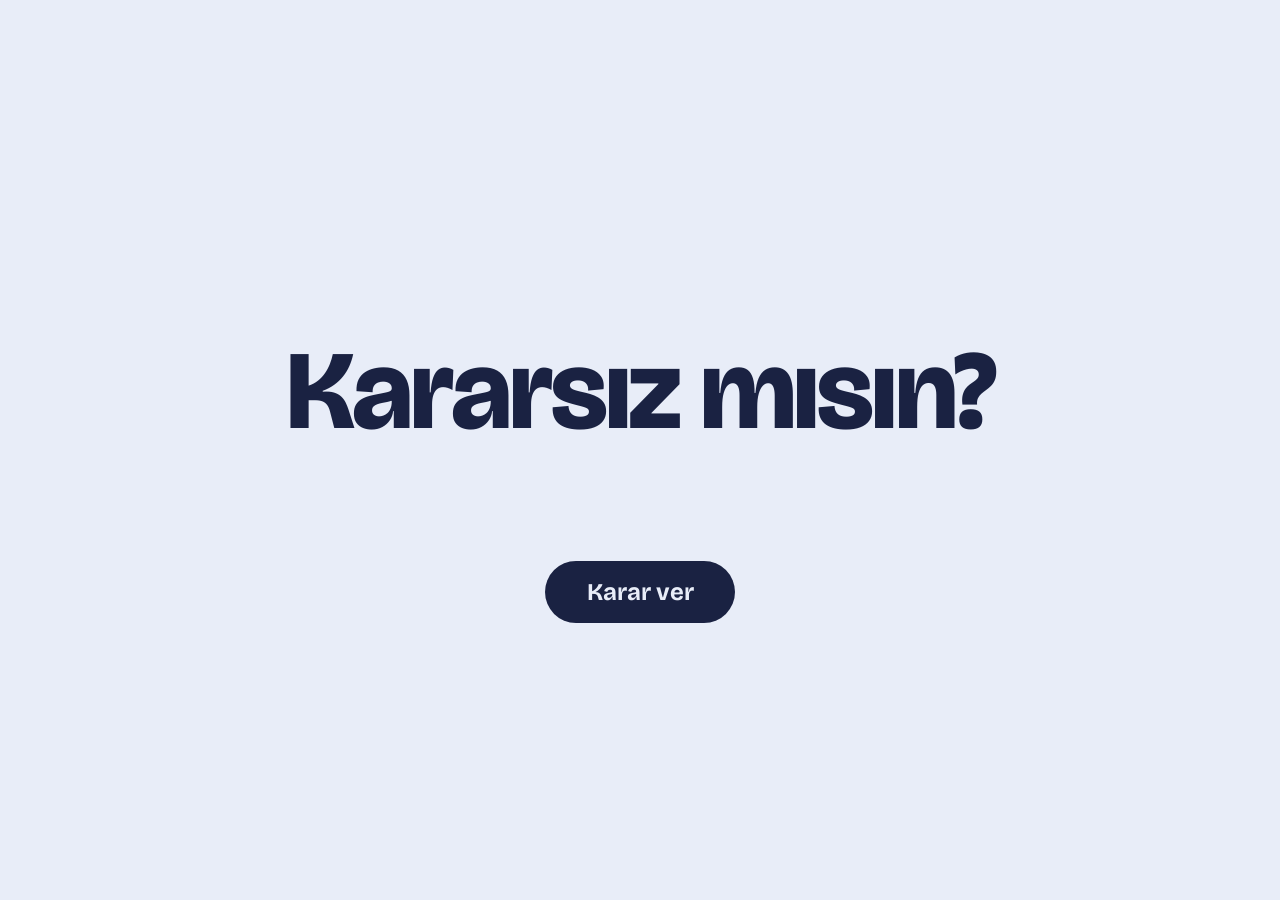
<file: games/karar_makinesi_oyunu.html>
<!DOCTYPE html>
<html lang="tr">
<head>
<meta charset="utf-8">
<meta name="viewport" content="width=device-width, initial-scale=1, viewport-fit=cover">
<title>Karar Makinesi</title>
<link rel="preconnect" href="https://fonts.googleapis.com">
<link rel="preconnect" href="https://fonts.gstatic.com" crossorigin>
<link href="https://fonts.googleapis.com/css2?family=Bricolage+Grotesque:opsz,wght@12..96,700;12..96,800&display=swap" rel="stylesheet">
<style>
  :root {
    box-sizing: border-box;
    padding-top: env(safe-area-inset-top, 0px);
    padding-bottom: env(safe-area-inset-bottom, 0px);

    --neutral-bg: #E8EDF8;  --neutral-fg: #1A2242;
    --yes-bg:     #1F8A4C;  --yes-fg:     #FFFFFF;
    --yesx-bg:    #12683A;  --yesx-fg:    #FFFFFF;
    --no-bg:      #C93630;  --no-fg:      #FFFFFF;
    --nox-bg:     #94202B;  --nox-fg:     #FFFFFF;
    --maybe-bg:   #F2B01E;  --maybe-fg:   #2A1C00;

    --bg: var(--neutral-bg);
    --fg: var(--neutral-fg);
  }

  @media (prefers-color-scheme: dark) {
    :root:not([data-theme="light"]) {
      --neutral-bg: #12172B;  --neutral-fg: #EEF1FA;
      --yes-bg:     #1B7A44;  --yes-fg:     #FFFFFF;
      --yesx-bg:    #0F5A2E;  --yesx-fg:    #FFFFFF;
      --no-bg:      #B32E2A;  --no-fg:      #FFFFFF;
      --nox-bg:     #7E1824;  --nox-fg:     #FFFFFF;
      --maybe-bg:   #D6940A;  --maybe-fg:   #1F1400;
    }
  }

  :root[data-theme="dark"] {
    --neutral-bg: #12172B;  --neutral-fg: #EEF1FA;
    --yes-bg:     #1B7A44;  --yes-fg:     #FFFFFF;
    --yesx-bg:    #0F5A2E;  --yesx-fg:    #FFFFFF;
    --no-bg:      #B32E2A;  --no-fg:      #FFFFFF;
    --nox-bg:     #7E1824;  --nox-fg:     #FFFFFF;
    --maybe-bg:   #D6940A;  --maybe-fg:   #1F1400;
  }

  :root[data-tone="yes"]   { --bg: var(--yes-bg);   --fg: var(--yes-fg); }
  :root[data-tone="yesx"]  { --bg: var(--yesx-bg);  --fg: var(--yesx-fg); }
  :root[data-tone="no"]    { --bg: var(--no-bg);    --fg: var(--no-fg); }
  :root[data-tone="nox"]   { --bg: var(--nox-bg);   --fg: var(--nox-fg); }
  :root[data-tone="maybe"] { --bg: var(--maybe-bg); --fg: var(--maybe-fg); }

  html { scroll-padding-top: env(safe-area-inset-top, 0px); }

  html, body {
    height: 100%;
    margin: 0;
    background: var(--bg);
    color: var(--fg);
    transition: background-color .35s ease, color .35s ease;
  }

  body {
    font-family: "Bricolage Grotesque", system-ui, -apple-system, "Segoe UI", Roboto, sans-serif;
    font-optical-sizing: auto;
    -webkit-tap-highlight-color: transparent;
  }

  main {
    height: 100%;
    display: flex;
    flex-direction: column;
    align-items: center;
    justify-content: center;
    gap: clamp(2rem, 7vh, 3.5rem);
    padding: 1.5rem;
    box-sizing: border-box;
    text-align: center;
  }

  .answer {
    margin: 0;
    max-width: 14ch;
    min-height: 2.04em;
    display: grid;
    place-items: center;
    font-size: clamp(2.75rem, 13vw, 7rem);
    font-weight: 800;
    line-height: 1.02;
    letter-spacing: -0.025em;
    text-wrap: balance;
    overflow-wrap: anywhere;
    transition: opacity .12s ease;
  }
  .answer.rolling { opacity: .45; }
  .answer.pop { animation: pop .3s cubic-bezier(.2, 1.4, .4, 1); }

  @keyframes pop {
    from { transform: scale(.85); opacity: 0; }
    to   { transform: scale(1);   opacity: 1; }
  }

  .go {
    font: inherit;
    font-weight: 700;
    font-size: clamp(1.15rem, 4.5vw, 1.5rem);
    padding: 1.05rem 2.6rem;
    border: 0;
    border-radius: 999px;
    background: var(--fg);
    color: var(--bg);
    cursor: pointer;
    transition: transform .12s ease, background-color .35s ease, color .35s ease;
  }
  .go:active { transform: scale(.96); }
  .go[aria-disabled="true"] { cursor: default; }
  .go:focus-visible { outline: 3px solid var(--fg); outline-offset: 4px; }

  .sr {
    position: absolute;
    width: 1px; height: 1px;
    margin: -1px; padding: 0;
    overflow: hidden;
    clip: rect(0 0 0 0);
    white-space: nowrap;
    border: 0;
  }

  @media (prefers-reduced-motion: reduce) {
    html, body, .go, .answer { transition: none; }
    .answer.pop { animation: none; }
  }
</style>
</head>
<body>
  <main>
    <p class="answer" id="answer">Kararsız mısın?</p>
    <button class="go" id="go" type="button">Karar ver</button>
    <div class="sr" id="live" role="status" aria-live="polite"></div>
  </main>

<script>
  function mk(tone, list) {
    return list.map(function (t) { return { t: t, tone: tone }; });
  }

  // Üç taraf eşit şansla seçilir: evet, hayır, kararsız.
  var sides = [
    mk("yes", [
      "Evet", "Tabii", "Tabii ki", "Elbette", "Olur", "Aynen", "Bence evet", "Bence yap",
      "Hiç düşünme, yap", "Yap gitsin", "Neden olmasın", "Yürü", "Tamamdır", "Hadi bakalım",
      "Bence olur", "Olur tabii", "Evet evet", "Evet bence", "Yapalım", "Yapabilirsin",
      "Yap bakalım", "Buyur, yap", "Hadi yap", "Değer", "Denemeye değer", "Dene bence",
      "Bir dene", "Güzel fikir", "İyi fikir", "Fena fikir değil", "Bence doğru",
      "Doğru karar", "Doğru yol", "Yeşil ışık", "Işık yeşil", "Yol açık", "Yolun açık olsun",
      "Sorun yok", "Sıkıntı yok", "Problem değil", "Hallolur", "Olacak", "Tam sana göre",
      "Sana yakışır", "Sen yaparsın", "Yaparsın", "Başarırsın", "Pişman olmazsın",
      "Bence pişman olmazsın", "Sonu güzel", "İçime doğdu", "İçime sindi",
      "Kalbim evet diyor", "Aklım da evet diyor", "Evet diyorum", "Ben evet derim",
      "Ben olsam yapardım", "Ben yapardım", "Tereddüt etme", "Çekinme", "Korkma, yap",
      "Cesaretini topla", "Atla gitsin", "At kendini", "Atla", "Bas gaza", "Gazlayalım",
      "Haydi", "Haydi bakalım", "Kaçırma", "Kaçırma bunu", "Fırsat bu fırsat", "Tam zamanı",
      "Zamanı geldi", "Şansını dene", "Şans senden yana", "Yıldızlar evet diyor",
      "Kader evet diyor", "Talih yüzüne gülüyor", "Kabul", "Kabul edildi", "Onaylandı",
      "Onay verildi", "Tamam", "Tamam olur", "Peki olur", "Pekâlâ", "Anlaştık", "Harika",
      "Süper", "Mükemmel", "Çok iyi olur", "İyi olur", "Güzel olur", "Bence güzel olur",
      "Evet, yap", "Yap, iyi olur", "Yap ve gör", "Yapmakta fayda var", "Fayda var",
      "Faydası olur", "Bir şey olmaz, yap", "Bir şey olmaz", "Sakınca yok", "Engel yok",
      "Önünde engel yok", "Yolun düz", "Hava uygun", "Uygun", "Uygun görüyorum", "Uygundur",
      "Sorun olmaz", "Rahat ol, yap", "Rahat ol", "İçin rahat olsun",
      "Gönül rahatlığıyla yap", "İyi gidiyor", "İyi gider", "Yolunda gider", "Yolunda",
      "Her şey yolunda", "Ters gitmez", "Ters gitmez bence", "Kazançlı çıkarsın",
      "Kazanırsın", "Kârlı çıkarsın", "Bence kazanırsın", "Sen hak ediyorsun", "Hak ettin",
      "Hak ediyorsun", "Sana yeter", "Yeter, yap", "Sonunda gülersin", "Sevineceksin",
      "Mutlu olursun", "Alkışlıyorum", "Harika fikir", "Süper fikir", "Parlak fikir",
      "Deha fikri", "Parlak", "Yes", "Yep", "Yeah", "Yup", "Sure", "Sure thing", "Why not",
      "Go for it", "Do it", "Just do it", "Go ahead", "Okay", "OK", "Alright", "Fine by me",
      "Sounds good", "Sounds great", "Works for me", "I'd say yes", "I say yes",
      "Probably yes", "Most likely", "Looks good", "Green light", "You got it", "Of course",
      "Go on then", "Send it", "Let's go", "Let's do it", "Why the heck not", "Yes please",
      "Yes, do it", "Aye", "Aye aye", "Roger that", "Copy that", "Affirmative", "Sí", "Oui",
      "Ja", "Sì", "Sim", "Da", "Hai", "Claro", "Bien sûr", "Natürlich", "Certo", "Vale",
      "D'accord", "Klar", "Genau", "Ja klar", "Sí, claro", "Oui oui", "Ja ja", "Dale",
      "Vamos", "Allez", "Los geht's", "Andiamo"
    ]).concat(mk("yesx", [
      "Kesinlikle evet", "Kesinlikle", "Yüzde yüz evet", "Bin kere evet", "Sorma bile, evet",
      "Ne demek, evet!", "Hem de nasıl", "Şüphesiz", "Definitely", "Absolutely",
      "Kesin evet", "Kesin olur", "Kesin yap", "Kesinlikle yap", "Mutlaka", "Mutlaka yap",
      "Mutlaka evet", "Muhakkak", "Şüpheye yer yok", "Hiç şüphe yok", "Şüphen olmasın",
      "Adım gibi eminim", "Yüzde yüz", "%100 evet", "Yüzde yüz olur", "Yüzde yüz yap",
      "Yüzde yüz eminim", "Var ya, evet!", "Evet evet evet!", "Bin evet", "Milyon kere evet",
      "Sonsuz kere evet", "Hem de çok", "Hem de fazlasıyla", "Fazlasıyla evet",
      "Olmaz olur mu", "Olur olur olur!", "Tam gaz ileri", "Tam gaz yap", "Fırlat gitsin",
      "Ne duruyorsun, yap!", "Hemen yap", "Şimdi yap", "Hiç beklemeden yap",
      "Vakit kaybetme, yap", "Tartışmasız evet", "Tartışmasız", "Kuşkusuz", "Hiç kuşkusuz",
      "Kesin bir evet", "Net evet", "Net bir evet", "Apaçık evet", "Açık ara evet",
      "Elbette, tabii ki!", "Tabii ki tabii ki", "Hemen başla", "Bayılırım", "Aşırı evet",
      "Çok evet", "Çok çok evet", "Yüz kere evet", "Absolutely yes", "100% yes",
      "100 percent", "Without a doubt", "No doubt", "For sure", "For sure yes", "Totally",
      "Totally yes", "Big yes", "Huge yes", "Yes yes yes", "A thousand times yes",
      "Yes, absolutely", "By all means", "Certainly", "Obviously", "Duh, yes",
      "Of course, obviously", "Definitely yes", "Do it right now", "Yes, 100%", "Full send",
      "Let's gooo", "Claro que sí", "Por supuesto", "Sí, sí, sí", "Bien sûr que oui",
      "Absolument", "Auf jeden Fall", "Ja, absolut", "Assolutamente sì", "Certo che sì",
      "Com certeza", "Claro que sim", "Sem dúvida", "Na klar", "Aber sicher", "Mais oui",
      "Ça marche", "Ma certo"
    ])),

    mk("no", [
      "Hayır", "Yok", "Yapma", "Pek sanmam", "Hiç sanmam", "Bence hayır", "Olmaz", "Boşver",
      "Vazgeç", "Sanmıyorum", "Gerek yok", "Değmez", "Zorlama", "Yapmasan iyi olur",
      "Ben olsam yapmazdım", "Hayır hayır", "Yok yok", "Yok canım", "Yok artık",
      "Hadi canım sen de", "Olmaz öyle şey", "Pek iyi fikir değil", "İyi fikir değil",
      "Kötü fikir", "Bence kötü fikir", "Bence olmaz", "Bence yapma", "Yapmasan daha iyi",
      "Yapmasan da olur", "Yapmaya değmez", "Bulaşma", "Bulaşma bence", "Uzak dur",
      "Uzak dur bence", "Elini sürme", "Dokunma", "Kurcalama", "Rahat bırak", "Bırak bunu",
      "Bırak gitsin", "Bırak kalsın", "Kalsın", "Kalsın şimdilik", "Şimdi olmaz",
      "Şimdilik olmaz", "Şimdi değil", "Şu an olmaz", "Zamanı değil", "Vakti değil", "Erken",
      "Çok erken", "Çok geç", "Geç kaldın", "Tren kaçmış", "Tadı yok", "Pek tadı yok",
      "Yaramaz", "Yaramaz bu", "Sana göre değil", "Sana yakışmaz", "Sana uymaz", "Uymaz",
      "Uygun değil", "Doğru değil", "Yanlış karar", "Yanlış yol", "Yanlış hamle",
      "Kırmızı ışık", "Işık kırmızı", "Yol kapalı", "Yol yok", "Çıkmaz sokak", "Ters yön",
      "Geri dön", "Geri çekil", "Adım atma", "Bir adım geri", "Dur", "Acele etme",
      "Pişman olursun", "Sonunda pişman olursun", "İçime sinmedi", "İçime doğmadı",
      "İçim rahat etmedi", "Kalbim hayır diyor", "Aklım hayır diyor", "Hayır diyorum",
      "Ben hayır derim", "Ben yapmam", "Ben de yapmam", "Ben olsam vazgeçerdim",
      "Ben vazgeçerdim", "Riskli", "Çok riskli", "Riske değmez", "Fazla riskli",
      "Sıkıntı çıkar", "Başın ağrır", "Başına iş açar", "Dert açar", "Ziyan", "Vakit kaybı",
      "Boşuna", "Boşuna uğraşma", "Hiç uğraşma", "Zahmet etme", "Zahmete değmez",
      "Kendini yorma", "Yorulma", "Çaba boşa", "Nafile", "Nafile bu", "Sonu yok",
      "Sonu hüsran", "Sonu iyi değil", "Yıldızlar hayır diyor", "Kader hayır diyor",
      "Talih yüzüne gülmüyor", "Uğursuz", "Şans yok", "Reddedildi", "Onay yok",
      "Onaylanmadı", "Kabul değil", "Kabul edilmedi", "Geçersiz", "İptal", "İptal et",
      "Vazgeçtik", "Vazgeçildi", "Pas", "Pas geç", "Geç bunu", "Geç gitsin", "Es geç",
      "Boş ver gitsin", "Boşver derim", "Kazanç yok", "Kâr yok", "Getirisi yok",
      "Faydası yok", "Fayda yok", "Sakınca var", "Engel var", "Önünde engel var",
      "Hava bozuk", "Hava uygun değil", "Uygun değil bu", "Bence riskli", "Ters gider",
      "Ters gidecek", "Yolunda gitmez", "Yolunda gitmiyor", "İyi gitmiyor", "Pek iyi gitmez",
      "Kaybedersin", "Kaybedeceksin", "Kaybeden sen olursun", "Zararlı çıkarsın",
      "Zarar edersin", "Buna değmez", "Buna değmez bence", "Sana yetmez", "Yetmez",
      "Yeterli değil", "Yetersiz", "Eksik var", "Hazır değilsin", "Daha hazır değil",
      "Henüz değil", "Daha değil", "Şimdilik hayır", "Bu sefer hayır", "Bu kez hayır",
      "Bugün olmaz", "Bugün değil", "Yarın da olmaz", "No", "Nope", "Nah", "Pass",
      "No thanks", "No thank you", "Not really", "Not today", "Not now", "Not this time",
      "Not a good idea", "Bad idea", "Probably not", "I'd say no", "I say no", "Better not",
      "Skip it", "Skip", "Forget it", "Drop it", "Let it go", "Leave it", "Hold off",
      "Red light", "Don't", "Don't do it", "Don't bother", "Not worth it", "Not for you",
      "Nuh-uh", "Naw", "No can do", "I wouldn't", "Doesn't look good", "Doesn't feel right",
      "Unlikely", "Not likely", "Highly doubt it", "I doubt it", "Doubt it", "Non", "Nein",
      "Não", "Nie", "Nee", "Mieux vaut pas", "Lieber nicht", "Meglio di no", "Mejor no",
      "Melhor não", "Non merci", "Nein danke", "No gracias", "No grazie", "Não, obrigado"
    ]).concat(mk("nox", [
      "Kesinlikle hayır", "Asla", "Katiyen hayır", "Aklından bile geçirme", "Sakın",
      "Yüzde yüz hayır", "Hiç mi hiç", "Ne münasebet", "Bin kere hayır", "Olamaz", "Never",
      "No way", "Katiyen", "Kesinlikle olmaz", "Kesinlikle yapma", "Sakın yapma", "Sakın ha",
      "Sakın ha yapma", "Aklına bile getirme", "Hayatta olmaz", "Hayatta yapma",
      "Ölürüm de yapmam", "Ne gezer", "Ne gezer be", "Hiç ihtimal yok", "İhtimali yok",
      "Sıfır ihtimal", "Sıfır", "Sıfır şans", "Şansı yok", "Zerre şans yok", "Zinhar",
      "Zinhar yapma", "Ne münasebet yahu", "Ne alaka", "Ne alakası var", "Ne diyorsun sen",
      "Deli misin", "Aklını mı kaçırdın", "Olacak şey değil", "İmkânsız", "Kesin imkânsız",
      "İmkân yok", "Yüzde sıfır", "%0", "Bin kere yok", "Yüz kere hayır",
      "Milyon kere hayır", "Hayır hayır hayır!", "Yok yok yok!", "Kesin yok", "Kesin hayır",
      "Net hayır", "Net bir hayır", "Apaçık hayır", "Açık ara hayır", "Tartışmasız hayır",
      "Kuşkusuz hayır", "Hiçbir şekilde", "Hiçbir koşulda", "Asla ve kata", "Yaklaşma bile",
      "Yanına bile yaklaşma", "Hiç bulaşma", "Bulaşma sakın", "Uzak dur sakın",
      "Ellerini çek", "Yasak", "Yasak bu", "Kesin yasak", "Kırmızı alarm", "Tehlike",
      "Tehlikeli", "Çok tehlikeli", "Felaket olur", "Felaket", "Tam felaket",
      "Absolutely not", "Definitely not", "Certainly not", "Under no circumstances",
      "Not a chance", "No chance", "Zero chance", "Not in a million years",
      "Over my dead body", "Hard no", "Hard pass", "Big no", "Huge no", "Nope nope nope",
      "No no no", "Absolutely no way", "By no means", "Not on your life", "Never ever",
      "Not happening", "Not gonna happen", "Jamais", "Absolument pas", "Auf keinen Fall",
      "Niemals", "Nunca", "Ni hablar", "Jamás", "Assolutamente no", "Mai", "Nem pensar",
      "Jamais de la vie", "Pas question", "Kommt nicht in Frage", "Nunca jamás",
      "Em hipótese alguma", "Mai e poi mai", "Ni en sueños"
    ])),

    mk("maybe", [
      "Bilmem", "Bilmiyorum", "Ben ne bileyim", "Vallahi bilmem", "Fikrim yok", "Kim bilir",
      "Bilemedim", "Belki", "Belki de", "Olabilir", "Emin değilim", "Kararsızım", "Bakarız",
      "Duruma göre", "Sonra tekrar sor", "Hmm", "Kalbine sor", "Yarın karar ver",
      "Yazı tura at", "50-50", "Sana kalmış", "Sen bilirsin", "Eh işte", "Kafam karıştı",
      "idk", "Idk lol", "Maybe", "Not sure", "Ask again later", "Bir fikrim yok",
      "Hiç fikrim yok", "Zerre fikrim yok", "Ne bileyim yahu", "Ne bileyim ben",
      "Bilemiyorum", "Bilemem ki", "Bilemem", "Bilinmez", "Belli olmaz", "Belli değil",
      "Belirsiz", "Net değil", "Pek net değil", "Bulanık", "Sis var", "Sisli", "Puslu",
      "Kafam bulanık", "Kafam karışık", "Karışık", "Bir ileri bir geri",
      "Bir evet bir hayır", "Yarı yarıya", "Yüzde elli", "Elli elli", "Yarım yarım",
      "Orta yol", "Ortada", "Ne evet ne hayır", "Ne o ne bu", "Ne şu ne bu",
      "Hem evet hem hayır", "Hem evet hem hayır gibi", "Evet gibi hayır", "Hayır gibi evet",
      "Fark etmez", "Hiç fark etmez", "Hepsi bir", "Aynı şey", "Ne fark eder", "Eh", "Ehh",
      "Şey", "Yani", "Yaani", "Şöyle böyle", "Öyle böyle", "Sanki", "Sanırım", "Galiba",
      "Herhalde", "Muhtemelen", "İhtimal var", "Küçük ihtimal", "Olur da olmaz da",
      "Olabilir de olmayabilir de", "Bir düşüneyim", "Düşünelim", "Biraz düşün", "Bir düşün",
      "Bir daha düşün", "İyice düşün", "Uykuya yat", "Yarın bak", "Yarın sor",
      "Yarına bırak", "Yarın belli olur", "Sonra bak", "Sonra sor", "Sonra düşün",
      "Sonra konuşalım", "Sonra bakarız", "Şimdilik bilmem", "Şimdilik belli değil",
      "Şimdilik bekle", "Bekle", "Bekle bakalım", "Bekle ve gör", "Zaman gösterir",
      "Zaman söyler", "Zamana bırak", "Kaderine bırak", "Şansa bırak", "Şansına bırak",
      "Yazı mı tura mı", "Yazı tura", "Zar at", "Zar at bakalım", "Zarlara sor",
      "Artı eksi yaz", "Bir arkadaşa sor", "Bir dosta sor", "Annene sor", "Birine danış",
      "İçine sor", "İç sesine sor", "Sezgine sor", "Sana bırakıyorum", "Senin kararın",
      "Karar senin", "Topu sana atıyorum", "Top sende", "Ben karışmam", "Karışamam",
      "Yorum yok", "Yorumsuz", "Cevap yok", "Cevap veremem", "Şu an cevaplayamam",
      "Sonra cevaplarım", "Sana dönerim", "Sonra dönerim", "Haber bekle",
      "Sonra haber veririm", "Meşgulüm", "Şu an meşgul", "Kafam yok", "Kafamda soru işareti",
      "Soru işareti", "Uzun hikâye", "Karışık mesele", "Karmaşık", "Zor soru",
      "Çok zor soru", "Zor karar", "İkilem", "İkilemdeyim", "Ortada kaldım", "Tereddütteyim",
      "Arada kaldım", "Arafta kaldım", "Duruma bağlı", "Şartlara bağlı", "Havaya bağlı",
      "Ruh haline bağlı", "Ay durumuna bağlı", "Merkür retroda", "Yıldızlar karışık",
      "Kahve falına bak", "Fala sor", "Falcıya sor", "Kristal küre bulanık",
      "Sihirli küre meşgul", "Sihirli küre uyuyor", "Sinyal zayıf", "Sinyal yok",
      "Bağlantı koptu", "Yeniden bağlanıyor", "Yükleniyor...", "Hata 404: cevap yok",
      "Cevap bulunamadı", "Sistem meşgul", "Sunucu yanıt vermiyor", "Yeniden dene",
      "Bir daha bas", "Bir daha dene", "Perhaps", "Possibly", "Could be", "Might be",
      "Who knows", "No idea", "No clue", "Dunno", "I dunno", "I don't know", "Beats me",
      "Search me", "Hard to say", "Hard to tell", "Can't say", "Can't tell",
      "Too close to call", "It depends", "Depends", "Depends on the day", "Ask me later",
      "Ask again", "Try again", "Try again later", "Reply hazy", "Cannot predict now",
      "Concentrate and ask again", "Unclear", "Not clear", "Unclear yet", "Wait and see",
      "Time will tell", "Let's see", "We'll see", "See how it goes", "Flip a coin",
      "Toss a coin", "Roll a die", "Sleep on it", "Think it over", "Think about it",
      "Give it time", "Give it a day", "Ask a friend", "Ask your mom", "Your call",
      "Up to you", "Ball's in your court", "Meh", "Hmmm", "Uhh", "Um", "Umm", "Well...",
      "Maybe maybe", "Maybe not", "Maybe yes", "Maybe so", "Sort of", "Kind of", "Kinda",
      "Sorta", "So-so", "50/50", "Fifty fifty", "Half and half", "Toss-up", "It's a toss-up",
      "Coin flip", "Coin toss", "Neither", "Neither yes nor no", "Yes and no", "I guess?",
      "Whatever", "Quizás", "Tal vez", "Puede ser", "Quién sabe", "Peut-être", "Vielleicht",
      "Forse", "Talvez", "Não sei", "No sé", "Je ne sais pas", "Ich weiß nicht", "Non lo so",
      "Mal sehen", "On verra", "Vediamo", "Veremos", "Vamos ver", "Ça dépend",
      "Kommt drauf an", "Dipende", "Depende", "Belki evet belki hayır", "Ne diyeyim",
      "Ne desem bilemedim", "Ne desem", "Ne diyebilirim", "Cevap karışık", "Tahmin edemem",
      "Tahmin yürütemem", "Kestiremiyorum", "Kestiremem", "Kestirmek zor", "Söylemesi zor",
      "Söylemek zor", "Söyleyemem", "Tam bilemiyorum", "Pek bilemiyorum", "Hiç bilemiyorum",
      "Bilemedim valla", "Valla bilmem", "Vallahi bilemedim", "Valla bilemiyorum",
      "Bir bakalım", "Bir bakarız", "Bakalım ne olacak", "Ne olacak bakalım", "Göreceğiz",
      "Görürüz", "Göreceğiz bakalım", "Bekleyip göreceğiz", "Şimdi söylemem",
      "Şimdi söyleyemem", "Belki sonra", "Belki yarın", "Belki bir gün", "Bir gün belki",
      "Şu an belirsiz", "Şu an net değil", "Henüz belli değil", "Henüz belirsiz",
      "Henüz bilinmez", "Kararı ertele", "Ertele", "Ertele biraz", "Biraz ertele",
      "Bir süre ertele", "Ara ver", "Ara vermek iyi olur", "Bir mola ver",
      "Kahve iç, sonra bak", "Bir çay iç, sonra düşün", "Çay demle, düşün",
      "Yürüyüşe çık, düşün", "Bir su iç, sonra bak", "Derin nefes al", "Bir nefes al",
      "Nefes al, tekrar dene", "Kafanı dağıt", "Kafanı boşalt", "Ekrana bakma, düşün",
      "Uyku ver", "Uyuyup kalk", "Yatıp kalk", "Ertesi gün bak"
    ])
  ];

  var all  = sides[0].concat(sides[1], sides[2]);
  var last = null;

  var root   = document.documentElement;
  var answer = document.getElementById("answer");
  var btn    = document.getElementById("go");
  var live   = document.getElementById("live");
  var busy   = false;

  var reduceMotion = window.matchMedia &&
    window.matchMedia("(prefers-reduced-motion: reduce)").matches;

  function rand(n) { return Math.floor(Math.random() * n); }

  function pick() {
    var item;
    do {
      var side = sides[rand(sides.length)];
      item = side[rand(side.length)];
    } while (item === last);
    last = item;
    return item;
  }

  function land(item) {
    answer.classList.remove("rolling", "pop");
    answer.textContent = item.t;
    root.setAttribute("data-tone", item.tone);
    void answer.offsetWidth;
    answer.classList.add("pop");
    live.textContent = item.t;
    btn.textContent = "Tekrar sor";
    btn.setAttribute("aria-disabled", "false");
    busy = false;
  }

  function roll() {
    if (busy) return;
    busy = true;
    btn.setAttribute("aria-disabled", "true");

    var final = pick();

    if (reduceMotion) { land(final); return; }

    root.removeAttribute("data-tone");
    btn.textContent = "Düşünüyorum…";
    answer.classList.remove("pop");
    answer.classList.add("rolling");

    var steps = 12, i = 0;
    (function tick() {
      if (i >= steps) { land(final); return; }
      answer.textContent = all[rand(all.length)].t;
      i += 1;
      setTimeout(tick, 60 + i * 12);
    })();
  }

  btn.addEventListener("click", roll);
</script>
</body>
</html>
</file>
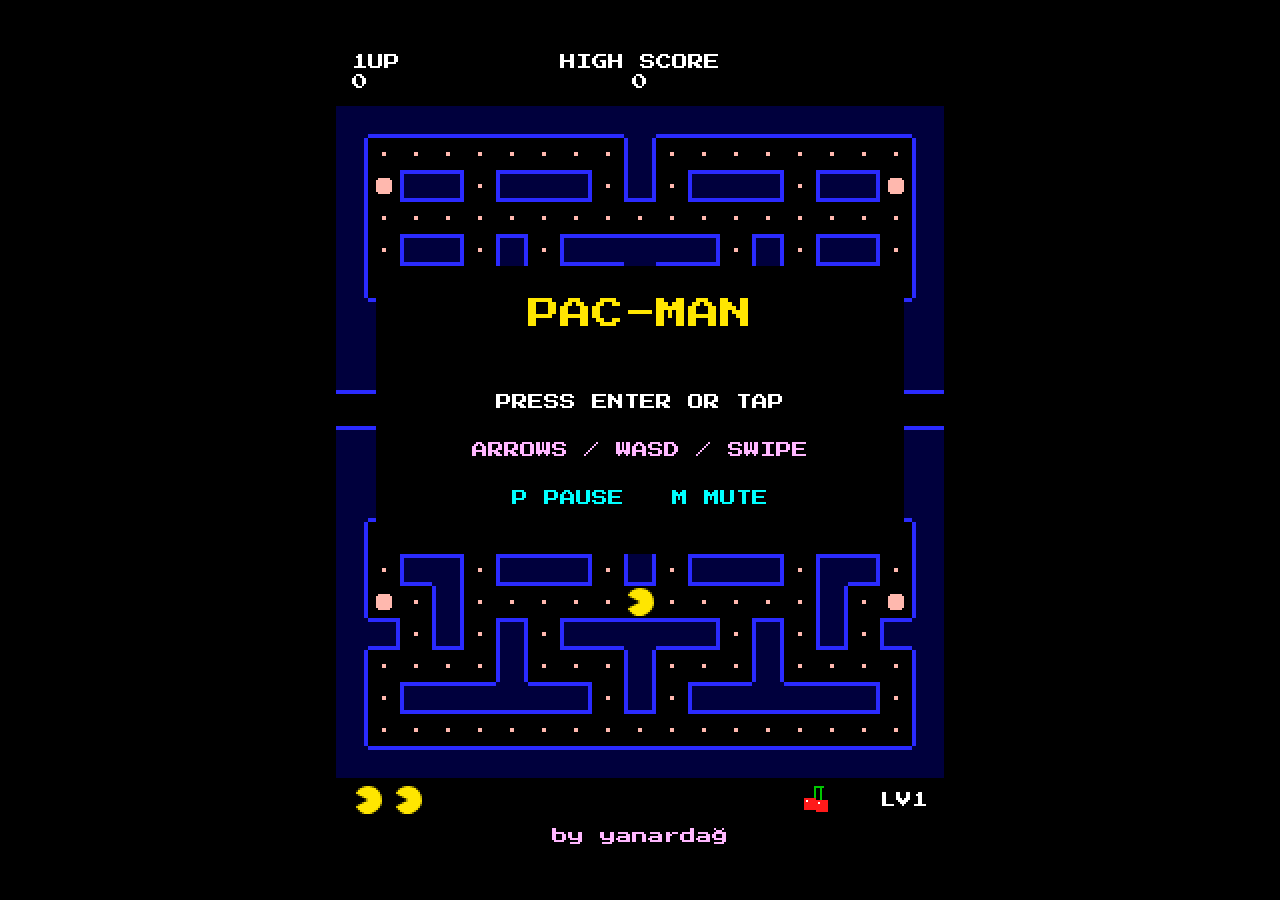
<file: games/pacman.html>
<!DOCTYPE html>
<html lang="tr">
<head>
<meta charset="utf-8">
<meta name="viewport" content="width=device-width,initial-scale=1,user-scalable=no,viewport-fit=cover">
<title>PAC-MAN</title>
<link rel="stylesheet" href="../fonts/fonts.css">
<style>
html,body{margin:0;height:100%;background:#000;overflow:hidden;touch-action:none;user-select:none;-webkit-user-select:none}
body{display:flex;flex-direction:column;align-items:center;justify-content:center;gap:10px}
canvas{image-rendering:pixelated;image-rendering:crisp-edges;display:block;height:auto}
#pad{display:none;grid-template-columns:repeat(3,58px);grid-template-rows:repeat(2,58px);gap:6px}
#pad button{background:#000;color:#ffe600;border:2px solid #2a2aff;font:20px "Press Start 2P",monospace;padding:0;touch-action:none}
#pad button:active{background:#2a2aff}
@media (pointer:coarse){#pad{display:grid}}
</style>
</head>
<body>
<canvas id="c"></canvas>
<div id="pad">
<button data-d="p" style="grid-area:1/1" aria-label="Pause">II</button>
<button data-d="3" style="grid-area:1/2" aria-label="Up">&#9650;</button>
<button data-d="2" style="grid-area:2/1" aria-label="Left">&#9664;</button>
<button data-d="1" style="grid-area:2/2" aria-label="Down">&#9660;</button>
<button data-d="0" style="grid-area:2/3" aria-label="Right">&#9654;</button>
</div>
<script>
(()=>{
'use strict';
const T=16,C=19,OY=28;
const MAP=[
"###################",
"#........#........#",
"#o##.###.#.###.##o#",
"#.................#",
"#.##.#.#####.#.##.#",
"#....#...#...#....#",
"####.###.#.###.####",
"####.#       #.####",
"####.# ##-## #.####",
"       #GGG#       ",
"####.# ##### #.####",
"####.#       #.####",
"####.# ##### #.####",
"#........#........#",
"#.##.###.#.###.##.#",
"#o.#.....P.....#.o#",
"##.#.#.#####.#.#.##",
"#....#...#...#....#",
"#.######.#.######.#",
"#.................#",
"###################"];
const R=MAP.length,W=C*T,H=OY+R*T+36;
const cv=document.getElementById('c'),g=cv.getContext('2d');
cv.width=W;cv.height=H;
const D=[[1,0],[0,1],[-1,0],[0,-1]];
const grid=MAP.map(r=>[...r]);
let pel=[];
const S={st:'title',f:0,score:0,hi:0,lives:3,level:1,paused:false,mute:false};
try{S.hi=+localStorage.getItem('pacHi')||0}catch(e){}
const wall=(c,r,door)=>{if(r<0||r>=R)return true;const ch=grid[r][(c+C)%C];return ch==='#'||(ch==='-'&&!door)};
function bfs(tc,tr){const d=MAP.map(r=>[...r].map(()=>-1));const q=[[tc,tr]];d[tr][tc]=0;
 while(q.length){const[c,r]=q.shift();for(const[dx,dy]of D){const nc=(c+dx+C)%C,nr=r+dy;if(nr<0||nr>=R||wall(nc,nr,true)||d[nr][nc]>=0)continue;d[nr][nc]=d[r][c]+1;q.push([nc,nr])}}return d}
const dHome=bfs(9,9),dOut=bfs(9,7);
const GD=[{col:'#ff0000',cor:[17,-2],rel:0},{col:'#ffb8ff',cor:[1,-2],rel:60},{col:'#00ffff',cor:[17,22],rel:180},{col:'#ffb852',cor:[1,22],rel:300}];
const MODES=[420,1200,420,1200,300,1200,300,1e9];

/* ---------- audio ---------- */
let ac;
function beep(f,d=.08,type='square',v=.04,f2){if(S.mute)return;try{ac=ac||new(window.AudioContext||window.webkitAudioContext)();const t=ac.currentTime,o=ac.createOscillator(),n=ac.createGain();o.type=type;o.frequency.setValueAtTime(f,t);if(f2)o.frequency.exponentialRampToValueAtTime(f2,t+d);n.gain.setValueAtTime(v,t);n.gain.exponentialRampToValueAtTime(.0001,t+d);o.connect(n);n.connect(ac.destination);o.start();o.stop(t+d)}catch(e){}}

/* ---------- music (original chiptune loop, driven by game frames so pause stops it) ---------- */
const ML=[76,0,72,76,69,0,72,0, 77,0,74,77,69,0,74,0, 79,0,76,79,72,0,76,0, 74,0,71,74,67,71,74,0],MB=[45,41,48,43];
const mf=m=>440*2**((m-69)/12);
function music(){
 if(S.f%(S.fr>0?5:8))return;
 const i=S.ms=((S.ms||0)+1)%32,fr=S.fr>0,n=fr?(i%2?70:69):ML[i];
 if(n)beep(mf(n),.13,'square',.016);
 if(i%2===0){const b=fr?33+(i%4?1:0):MB[i>>3]+(i%4?12:0);beep(mf(b),.2,'triangle',.05)}
}
/* ---------- state ---------- */
function resetPos(){
 S.pac={x:9*T,y:15*T,d:2,nd:2,anim:0,moving:false};
 const st=[[9,7],[9,9],[8,9],[10,9]];
 S.gh=GD.map((o,i)=>({id:i,col:o.col,cor:o.cor,x:st[i][0]*T,y:st[i][1]*T,d:i?3:2,s:i?'house':'normal',rel:o.rel,rev:false}));
 S.mode='scatter';S.mi=0;S.mt=0;S.fr=0;S.fruit=0;S.freeze=0;S.pop=null;S.popT=0;S.combo=0;S.hid=null;
}
function loadLevel(){pel=grid.map(r=>r.map(ch=>ch==='.'?1:ch==='o'?2:0));S.left=pel.flat().filter(Boolean).length;S.eaten=0;resetPos()}
function startGame(){S.score=0;S.lives=3;S.level=1;S.paused=false;loadLevel();S.st='ready';S.timer=150;beep(440,.3,'square',.04,880)}
function addScore(n){const o=S.score;S.score+=n;if(o<10000&&S.score>=10000){S.lives++;beep(600,.4,'triangle',.06,1200)}
 if(S.score>S.hi){S.hi=S.score}}
function saveHi(){try{localStorage.setItem('pacHi',S.hi)}catch(e){}}
function gameOver(){S.st='over';saveHi()}
function die(){S.st='dying';S.dt=0;S.lives--;beep(500,.9,'sawtooth',.05,60)}
const snap=(h,m)=>{h.x=(Math.round(h.x/m)*m+W)%W;h.y=Math.round(h.y/m)*m};
const al=e=>e.x%T===0&&e.y%T===0;
const tl=e=>[Math.round(e.x/T)%C,Math.round(e.y/T)];

/* ---------- movement ---------- */
function movePac(){
 const p=S.pac,sp=2;
 if(al(p)){
  const[c,r]=tl(p);
  if(!wall(c+D[p.nd][0],r+D[p.nd][1]))p.d=p.nd;
  if(wall(c+D[p.d][0],r+D[p.d][1])){p.moving=false;return}
  p.moving=true;
 }else if(p.nd===(p.d+2)%4)p.d=p.nd;
 p.x=(p.x+D[p.d][0]*sp+W)%W;p.y+=D[p.d][1]*sp;p.anim+=sp;
}
function target(h){
 const[pc,pr]=tl(S.pac),pd=D[S.pac.d];
 if(S.mode==='scatter')return h.cor;
 if(h.id===0)return[pc,pr];
 if(h.id===1)return[pc+pd[0]*4,pr+pd[1]*4];
 if(h.id===2){const b=tl(S.gh[0]);return[2*(pc+pd[0]*2)-b[0],2*(pr+pd[1]*2)-b[1]]}
 const[c,r]=tl(h);return Math.hypot(c-pc,r-pr)>8?[pc,pr]:h.cor;
}
function moveGhost(h){
 if(h.s==='house'){if(--h.rel<=0)h.s='leave';return}
 const sp=h.s==='eaten'?2:h.s==='fright'?1:2;
 if((h.s==='normal'||h.s==='leave')&&S.f%(S.level<3?3:4)===0)return;
 if(al(h)){
  let[c,r]=tl(h);
  if(h.s==='eaten'&&c===9&&r===9){h.s='house';h.d=3;h.rel=Math.max(90,300-(S.level-1)*30);snap(h,16);return}
  if(h.s==='leave'&&c===9&&r===7)h.s='normal';
  const door=h.s==='leave'||h.s==='eaten',rv=(h.d+2)%4,opts=[];
  for(const d of[3,2,1,0]){if(d===rv)continue;if(!wall(c+D[d][0],r+D[d][1],door))opts.push(d)}
  if(h.rev){h.rev=false;if(!wall(c+D[rv][0],r+D[rv][1],door))opts.splice(0,opts.length,rv)}
  if(!opts.length)opts.push(rv);
  let best=opts[0];
  if(h.s==='fright')best=opts[Math.floor(Math.random()*opts.length)];
  else if(door){const m=h.s==='eaten'?dHome:dOut;let b=1e9;for(const d of opts){const v=m[r+D[d][1]]?.[(c+D[d][0]+C)%C];if(v>=0&&v<b){b=v;best=d}}}
  else{const[tx,ty]=target(h);let b=1e9;for(const d of opts){const v=(c+D[d][0]-tx)**2+(r+D[d][1]-ty)**2;if(v<b){b=v;best=d}}}
  h.d=best;
 }
 h.x=(h.x+D[h.d][0]*sp+W)%W;h.y+=D[h.d][1]*sp;
}
function eatTile(){
 const p=S.pac;if(!al(p))return;
 const c=p.x/T,r=p.y/T,v=pel[r][c];if(!v)return;
 pel[r][c]=0;S.left--;S.eaten++;addScore(v===2?50:10);beep(S.eaten%2?200:260,.05);
 if(v===2){S.fr=Math.max(120,420-(S.level-1)*50);S.combo=0;S.gh.forEach(h=>{if(h.s==='normal'){h.s='fright';h.rev=true}});beep(150,.25,'sawtooth',.04,400)}
 if(S.eaten===70||S.eaten===170)S.fruit=600;
 if(S.left===0){S.st='clear';S.ct=0;beep(800,.5,'triangle',.05,1600)}
}
function hit(){
 for(const h of S.gh){
  if(h.s==='house'||h.s==='eaten')continue;
  let dx=Math.abs(h.x-S.pac.x);dx=Math.min(dx,W-dx);
  if(dx<10&&Math.abs(h.y-S.pac.y)<10){
   if(h.s==='fright'){S.combo++;const p=100*2**S.combo;addScore(p);h.s='eaten';snap(h,2);S.freeze=45;S.hid=h;S.pop={x:h.x,y:h.y,t:p};S.popT=45;beep(300,.2,'square',.05,900)}
   else{die();return}
  }
 }
}
function play(){
 if(S.popT>0&&--S.popT===0)S.pop=null;
 if(S.freeze>0){S.freeze--;return}
 movePac();eatTile();if(S.st!=='play')return;
 hit();if(S.st!=='play')return;
 S.gh.forEach(moveGhost);hit();if(S.st!=='play')return;
 if(S.fr>0){if(--S.fr===0){S.gh.forEach(h=>{if(h.s==='fright'){h.s='normal';snap(h,2)}});S.combo=0}}
 else if(++S.mt>=MODES[S.mi]){S.mi++;S.mt=0;S.mode=S.mi%2?'chase':'scatter';S.gh.forEach(h=>{if(h.s==='normal')h.rev=true})}
 if(S.fruit>0){S.fruit--;
  if(Math.abs(S.pac.x-9*T)<8&&Math.abs(S.pac.y-11*T)<8){const n=100*Math.min(S.level,7);addScore(n);S.fruit=0;S.pop={x:9*T,y:11*T,t:n};S.popT=60;beep(700,.2,'triangle',.05,1400)}}
}
function update(){
 S.f++;
 if(S.paused||S.st==='title'||S.st==='over')return;
 if(S.st==='ready'){music();if(--S.timer<=0)S.st='play'}
 else if(S.st==='play'){music();play()}
 else if(S.st==='dying'){if(++S.dt>110){if(S.lives<=0)gameOver();else{resetPos();S.st='ready';S.timer=90}}}
 else if(S.st==='clear'){if(++S.ct>150){S.level++;loadLevel();S.st='ready';S.timer=120}}
}

/* ---------- input ---------- */
const KM={ArrowRight:0,KeyD:0,ArrowDown:1,KeyS:1,ArrowLeft:2,KeyA:2,ArrowUp:3,KeyW:3};
function setDir(d){if(S.st==='title')startGame();else if(S.st!=='over')S.pac.nd=d}
function key(code,e){
 if(code in KM){setDir(KM[code]);e&&e.preventDefault()}
 else if(code==='Enter'){if(S.st==='title'||S.st==='over')startGame()}
 else if(code==='KeyP'||code==='Space'){e&&e.preventDefault();if(S.st==='title'||S.st==='over')startGame();else S.paused=!S.paused}
 else if(code==='KeyM')S.mute=!S.mute;
}
window.addEventListener('keydown',e=>key(e.code,e));
document.addEventListener('visibilitychange',()=>{if(document.hidden&&S.st==='play')S.paused=true});
document.querySelectorAll('#pad button').forEach(b=>b.addEventListener('pointerdown',e=>{e.preventDefault();b.dataset.d==='p'?key('KeyP'):setDir(+b.dataset.d)}));
let ts=null;
cv.addEventListener('touchstart',e=>{const t=e.touches[0];ts=[t.clientX,t.clientY];e.preventDefault()},{passive:false});
cv.addEventListener('touchend',e=>{if(!ts)return;const t=e.changedTouches[0],dx=t.clientX-ts[0],dy=t.clientY-ts[1];ts=null;
 if(Math.hypot(dx,dy)<20){key('Enter');return}setDir(Math.abs(dx)>Math.abs(dy)?(dx>0?0:2):(dy>0?1:3));e.preventDefault()},{passive:false});

/* ---------- drawing ---------- */
function txt(s,x,y,col,a='left',sz=8){g.font=sz+'px "Press Start 2P",monospace';g.textAlign=a;g.textBaseline='top';g.fillStyle=col;g.fillText(s,x,y)}
function shape(cx,cy,r,a,m){g.beginPath();g.moveTo(cx,cy);g.arc(cx,cy,r,a+m,a-m+2*Math.PI);g.closePath();g.fill()}
function maze(){
 const fl=S.st==='clear'&&((S.ct>>3)&1);
 for(let r=0;r<R;r++)for(let c=0;c<C;c++){
  const ch=grid[r][c],x=c*T,y=OY+r*T;
  if(ch==='-'){g.fillStyle='#ffb8ff';g.fillRect(x,y+6,T,3);continue}
  if(ch!=='#')continue;
  g.fillStyle=fl?'#222':'#00003d';g.fillRect(x,y,T,T);
  g.fillStyle=fl?'#fff':'#2a2aff';
  for(let d=0;d<4;d++){const nc=c+D[d][0],nr=r+D[d][1];
   if(nr<0||nr>=R||nc<0||nc>=C||grid[nr][nc]==='#')continue;
   if(d===0)g.fillRect(x+T-2,y,2,T);else if(d===1)g.fillRect(x,y+T-2,T,2);else if(d===2)g.fillRect(x,y,2,T);else g.fillRect(x,y,T,2)}
 }
}
function pellets(){
 if(S.st==='clear')return;
 for(let r=0;r<R;r++)for(let c=0;c<C;c++){const v=pel[r][c];if(!v)continue;const x=c*T,y=OY+r*T;
  g.fillStyle='#ffb8ae';
  if(v===1)g.fillRect(x+7,y+7,2,2);
  else if(S.st!=='play'||(S.f%30<15)){g.fillRect(x+4,y+5,8,6);g.fillRect(x+5,y+4,6,8)}}
}
function fruitDraw(x,y){g.fillStyle='#00c800';g.fillRect(x+7,y+2,1,6);g.fillRect(x+8,y+2,4,1);g.fillRect(x+10,y+3,1,6);
 g.fillStyle='#ff1a1a';g.fillRect(x+2,y+8,6,6);g.fillRect(x+8,y+9,6,6);g.fillStyle='#fff';g.fillRect(x+3,y+9,1,1);g.fillRect(x+9,y+10,1,1)}
function pacDraw(){
 const p=S.pac,cx=p.x+8,cy=OY+p.y+8;g.fillStyle='#ffe600';
 if(S.st==='dying'){const k=S.dt/90;if(k<1)shape(cx,cy,7,-Math.PI/2,k*Math.PI);return}
 const m=(S.st==='play'||S.st==='clear')&&p.moving?.05+Math.abs(((p.anim/4)%2)-1)*.65:.5;
 shape(cx,cy,7,p.d*Math.PI/2,m);
}
function ghostDraw(h){
 const x=h.x,y=OY+h.y,o=(S.f>>3)&1;
 if(h.s!=='eaten'){
  const fr=h.s==='fright',fl=fr&&S.fr<=90&&((S.f>>3)&1);
  g.fillStyle=fr?(fl?'#fff':'#2121ff'):h.col;
  g.beginPath();g.arc(x+8,y+7,7,Math.PI,0);g.fill();g.fillRect(x+1,y+7,14,7);
  g.fillStyle='#000';for(let i=0;i<3;i++)g.fillRect(x+3+i*4+(o?2:0)-(o&&i===2?2:0),y+12,2,2);
  if(fr){g.fillStyle=fl?'#f00':'#ffb8ae';g.fillRect(x+4,y+5,2,2);g.fillRect(x+10,y+5,2,2);
   for(let i=0;i<5;i++)g.fillRect(x+2+i*3,y+10+(i%2?0:1),2,1);return}
 }
 const dx=D[h.d][0]*1.5,dy=D[h.d][1]*1.5;
 g.fillStyle='#fff';g.fillRect(x+3,y+4,4,5);g.fillRect(x+9,y+4,4,5);
 g.fillStyle='#2121ff';g.fillRect(x+4+dx+(dx>0?0:0),y+5+dy,2,2);g.fillRect(x+10+dx,y+5+dy,2,2);
}
function backdrop(w,y,h){g.fillStyle='#000';g.fillRect((W-w)/2,y,w,h)}
function draw(){
 g.fillStyle='#000';g.fillRect(0,0,W,H);
 txt('1UP',8,2,'#fff');txt(String(S.score),8,12,'#fff');
 txt('HIGH SCORE',W/2,2,'#fff','center');txt(String(S.hi),W/2,12,'#fff','center');
 maze();pellets();
 if(S.fruit>0)fruitDraw(9*T,OY+11*T);
 if(S.st!=='clear'||S.ct<30)pacDraw();
 if(S.st!=='clear'&&!(S.st==='dying'&&S.dt>10))for(const h of S.gh)if(!(S.freeze>0&&h===S.hid))ghostDraw(h);
 if(S.pop)txt(String(S.pop.t),S.pop.x+8,OY+S.pop.y+4,S.pop.t>=200&&S.freeze>0?'#0ff':'#ffb8ff','center');
 g.fillStyle='#ffe600';
 for(let i=0;i<S.lives-1;i++)shape(16+i*20,OY+R*T+11,7,Math.PI,.5);
 fruitDraw(W-72,OY+R*T+2);txt('LV'+S.level,W-8,OY+R*T+7,'#fff','right');
 const ty=OY+11*T+4;
 txt('by yanardağ',W/2,OY+R*T+25,'#ffb8ff','center');
 if(S.st==='title'){
  backdrop(264,OY+5*T,9*T);
  txt('PAC-MAN',W/2,OY+6*T,'#ffe600','center',16);
  txt('PRESS ENTER OR TAP',W/2,OY+9*T,'#fff','center');
  txt('ARROWS / WASD / SWIPE',W/2,OY+10.5*T,'#ffb8ff','center');
  txt('P PAUSE   M MUTE',W/2,OY+12*T,'#00ffff','center');
 }else if(S.st==='ready')txt('READY!',W/2,ty,'#ffe600','center');
 else if(S.st==='over'){backdrop(160,OY+10*T,4*T);txt('GAME OVER',W/2,ty,'#ff0000','center');txt('ENTER OR TAP',W/2,OY+13*T,'#fff','center')}
 if(S.paused){backdrop(110,OY+10*T,3*T);txt('PAUSED',W/2,ty,'#fff','center')}
}
function fit(){
 const pad=matchMedia('(pointer:coarse)').matches?150:16;
 let s=Math.min(innerWidth/W,(innerHeight-pad)/H);if(s>=2)s=Math.floor(s);
 cv.style.width=Math.max(1,W*s)+'px';
}
window.addEventListener('resize',fit);fit();
if(document.fonts&&document.fonts.load)document.fonts.load('8px "Press Start 2P"');
loadLevel();
let last=0,acc=0;
function loop(t){acc+=Math.min(100,t-last);last=t;while(acc>=1000/60){update();acc-=1000/60}draw();requestAnimationFrame(loop)}
requestAnimationFrame(loop);
window.PAC={S,update,draw,startGame,key,setDir,MAP,wall,bfs,tl,al,W,T,C,R,pel:()=>pel,saveHi};
})();
</script>
</body>
</html>
</file>
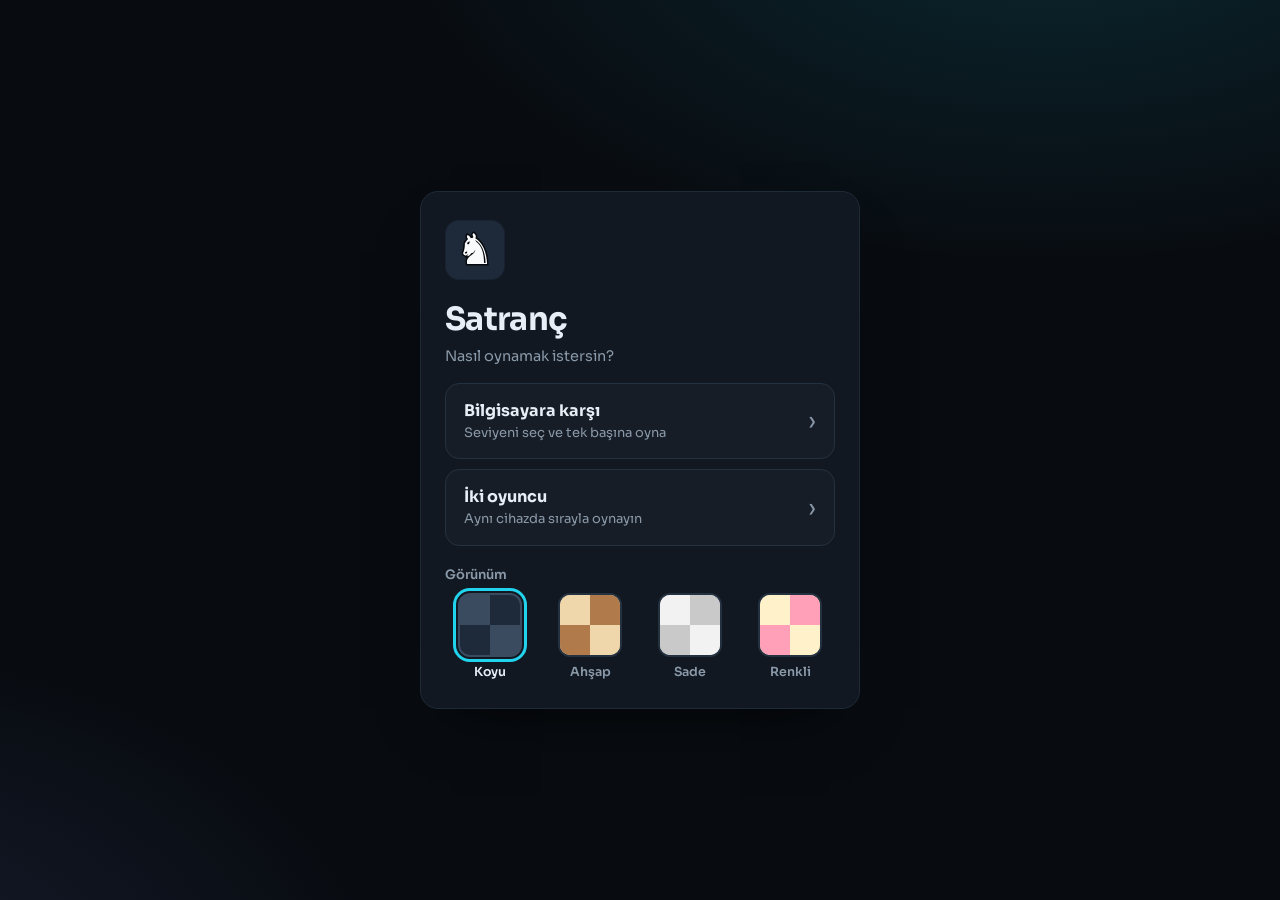
<file: games/satranç.html>
<!doctype html>
<html lang="tr" data-skin="dark">
<head>
<meta charset="utf-8">
<meta name="viewport" content="width=device-width, initial-scale=1">
<title>Satranç</title>
<link rel="stylesheet" href="../fonts/fonts.css">
<style>
/* ===== Görünümler (tema jetonları) ===== */
/* Koyu ve modern (varsayılan) */
:root{
  color-scheme:dark;
  --font-body:'Sora', system-ui, -apple-system, 'Segoe UI', Roboto, sans-serif;
  --font-head:var(--font-body);
  --head-weight:700; --head-spacing:-.02em;
  --bg:#080c11;
  --bg-image:radial-gradient(1100px 620px at 82% -12%, rgba(34,211,238,.14), transparent 60%), radial-gradient(900px 600px at -12% 112%, rgba(129,140,248,.13), transparent 60%);
  --panel:#111821; --panel-img:none; --panel-border:1px solid #1f2a37; --panel-radius:18px;
  --panel-shadow:0 30px 60px -30px rgba(0,0,0,.85);
  --surface:#111821; --pop-shadow:0 30px 70px -20px #000; --dlg-back:rgba(2,5,8,.72);
  --ink:#e8eef5; --on-ink:#0b1118; --muted:#8a99a9; --line:#243140;
  --sq-l:#3a4a5f; --sq-d:#1e2a3a; --sq-l-img:none; --sq-d-img:none;
  --crd-l:#9db0c6; --crd-d:#5d7189;
  --frame-w:2px; --board-radius:10px;
  --board-shadow:0 0 0 1px rgba(34,211,238,.4), 0 0 44px -6px rgba(34,211,238,.28), 0 34px 60px -30px #000;
  --sel:rgba(34,211,238,.42); --last:rgba(34,211,238,.18); --dot:rgba(34,211,238,.6);
  --accent:#22d3ee; --on-accent:#04222a; --danger:#ff6b6b;
  --pw:#f8fafc; --pw-line:#05080c; --pw-sw:.07em;
  --pb:#0a1017; --pb-line:#38bdf8; --pb-sw:.055em;
  --piece-scale:.8; --piece-shadow:drop-shadow(0 2px 3px rgba(0,0,0,.65));
  --btn-radius:10px; --btn-bw:1px; --btn-bc:var(--line); --btn-pbc:var(--accent);
  --btn-shadow:0 0 #0000; --btn-weight:600;
  --seg-radius:10px; --seg-bw:1px;
  --mode-radius:14px; --mode-bg:rgba(255,255,255,.025); --mode-border:1px solid var(--line);
  --mark-bg:#1e2a3a; --mark-radius:14px;
  --board:max(300px, min(calc(100vh - 170px - 2 * var(--frame-w)), calc(100vw - 470px), 640px));
}

/* Klasik ahşap */
:root[data-skin="wood"]{
  color-scheme:light;
  --font-body:'Lora', Georgia, 'Times New Roman', serif;
  --font-head:'Playfair Display', Georgia, serif;
  --head-weight:700; --head-spacing:0;
  --bg:#24170f;
  --bg-image:radial-gradient(900px 520px at 50% -12%, rgba(255,214,150,.18), transparent 65%), repeating-linear-gradient(90deg, rgba(0,0,0,.11) 0 2px, transparent 2px 8px);
  --panel:#f1e3c8;
  --panel-img:repeating-linear-gradient(0deg, rgba(120,90,50,.035) 0 1px, transparent 1px 4px);
  --panel-border:1px solid #cdb185; --panel-radius:6px;
  --panel-shadow:0 26px 50px -24px rgba(0,0,0,.75), inset 0 0 0 4px rgba(255,255,255,.28);
  --surface:#f1e3c8; --pop-shadow:0 30px 70px -20px rgba(0,0,0,.8); --dlg-back:rgba(20,10,4,.7);
  --ink:#33200f; --on-ink:#f4e8d0; --muted:#7a5f45; --line:#d2b98f;
  --sq-l:#efd7ab; --sq-d:#b07a4b;
  --sq-l-img:repeating-linear-gradient(95deg, rgba(150,100,50,.08) 0 2px, transparent 2px 6px), linear-gradient(135deg, rgba(255,255,255,.2), rgba(0,0,0,.05));
  --sq-d-img:repeating-linear-gradient(85deg, rgba(60,30,10,.12) 0 2px, transparent 2px 7px), linear-gradient(135deg, rgba(255,255,255,.08), rgba(0,0,0,.12));
  --crd-l:#b07a4b; --crd-d:#efd7ab;
  --frame-w:16px; --board-radius:2px;
  --board-shadow:0 0 0 2px #2b190c, 0 0 0 14px #74482a, 0 0 0 16px #2b190c, 0 30px 44px -8px rgba(0,0,0,.75);
  --sel:rgba(255,222,89,.6); --last:rgba(255,214,79,.36); --dot:rgba(50,25,8,.38);
  --accent:#7b4a26; --on-accent:#fbeed3; --danger:#a3231a;
  --pw:#fbf4e2; --pw-line:#3a2312; --pw-sw:.075em;
  --pb:#1f1610; --pb-line:rgba(240,218,172,.6); --pb-sw:.05em;
  --piece-scale:.8; --piece-shadow:drop-shadow(0 2px 2px rgba(40,20,5,.55));
  --btn-radius:3px; --btn-bw:1px; --btn-bc:#bfa273; --btn-pbc:#4d2c14;
  --btn-shadow:inset 0 1px 0 rgba(255,255,255,.28); --btn-weight:600;
  --seg-radius:3px; --seg-bw:1px;
  --mode-radius:4px; --mode-bg:rgba(255,255,255,.35); --mode-border:1px solid #cdb185;
  --mark-bg:#b07a4b; --mark-radius:6px;
}

/* Sade ve minimal */
:root[data-skin="minimal"]{
  color-scheme:light;
  --font-body:'Inter', system-ui, -apple-system, 'Segoe UI', Roboto, sans-serif;
  --font-head:var(--font-body);
  --head-weight:700; --head-spacing:-.03em;
  --bg:#ffffff; --bg-image:none;
  --panel:transparent; --panel-img:none; --panel-border:0 solid transparent; --panel-radius:0;
  --panel-shadow:0 0 #0000;
  --surface:#ffffff; --pop-shadow:0 0 0 1px #0a0a0a; --dlg-back:rgba(255,255,255,.82);
  --ink:#0a0a0a; --on-ink:#ffffff; --muted:#737373; --line:#e3e3e3;
  --sq-l:#f2f2f2; --sq-d:#c9c9c9; --sq-l-img:none; --sq-d-img:none;
  --crd-l:#9a9a9a; --crd-d:#6d6d6d;
  --frame-w:1px; --board-radius:0;
  --board-shadow:0 0 0 1px #0a0a0a;
  --sel:rgba(10,10,10,.24); --last:rgba(10,10,10,.1); --dot:rgba(10,10,10,.36);
  --accent:#0a0a0a; --on-accent:#ffffff; --danger:#d4183d;
  --pw:#ffffff; --pw-line:#0a0a0a; --pw-sw:.07em;
  --pb:#0a0a0a; --pb-line:rgba(255,255,255,.55); --pb-sw:.035em;
  --piece-scale:.78; --piece-shadow:drop-shadow(0 0 #0000);
  --btn-radius:0; --btn-bw:1px; --btn-bc:#0a0a0a; --btn-pbc:#0a0a0a;
  --btn-shadow:0 0 #0000; --btn-weight:600;
  --seg-radius:0; --seg-bw:1px;
  --mode-radius:0; --mode-bg:transparent; --mode-border:0 solid transparent;
  --mark-bg:#c9c9c9; --mark-radius:0;
}

/* Renkli ve eğlenceli */
:root[data-skin="fun"]{
  color-scheme:light;
  --font-body:'Fredoka', 'Nunito', system-ui, sans-serif;
  --font-head:var(--font-body);
  --head-weight:700; --head-spacing:0;
  --bg:#ffd166;
  --bg-image:radial-gradient(circle at 10% 16%, #ff8fab 0 64px, transparent 65px), radial-gradient(circle at 90% 10%, #7ae7c7 0 84px, transparent 85px), radial-gradient(circle at 84% 92%, #a78bfa 0 96px, transparent 97px), radial-gradient(circle at 6% 90%, #ffffff 0 54px, transparent 55px);
  --panel:#fffdf5; --panel-img:none; --panel-border:3px solid #1b1340; --panel-radius:24px;
  --panel-shadow:6px 6px 0 #1b1340;
  --surface:#fffdf5; --pop-shadow:6px 6px 0 #1b1340; --dlg-back:rgba(27,19,64,.55);
  --ink:#1b1340; --on-ink:#fffdf5; --muted:#5f5787; --line:#1b1340;
  --sq-l:#fff1c9; --sq-d:#ff9fb8; --sq-l-img:none; --sq-d-img:none;
  --crd-l:#e0708f; --crd-d:#ffffff;
  --frame-w:4px; --board-radius:16px;
  --board-shadow:0 0 0 4px #1b1340, 8px 8px 0 4px #1b1340;
  --sel:rgba(255,209,102,.92); --last:rgba(122,231,199,.7); --dot:rgba(27,19,64,.4);
  --accent:#7c4dff; --on-accent:#ffffff; --danger:#e11d48;
  --pw:#ffffff; --pw-line:#1b1340; --pw-sw:.11em;
  --pb:#4b1fa8; --pb-line:#1b1340; --pb-sw:.11em;
  --piece-scale:.82; --piece-shadow:drop-shadow(0 3px 0 rgba(27,19,64,.25));
  --btn-radius:14px; --btn-bw:3px; --btn-bc:#1b1340; --btn-pbc:#1b1340;
  --btn-shadow:3px 3px 0 #1b1340; --btn-weight:600;
  --seg-radius:12px; --seg-bw:3px;
  --mode-radius:18px; --mode-bg:#ffffff; --mode-border:3px solid #1b1340;
  --mark-bg:#ff9fb8; --mark-radius:18px;
}

[hidden]{display:none !important}
*{box-sizing:border-box}
html{background:var(--bg)}
html,body{margin:0}
body{
  background-color:var(--bg); background-image:var(--bg-image); color:var(--ink);
  font-family:var(--font-body); min-height:100vh; -webkit-text-size-adjust:100%;
}
button,input{font:inherit; color:inherit}
h1,h2,h3{margin:0; font-family:var(--font-head); font-weight:var(--head-weight); letter-spacing:var(--head-spacing)}

/* Ortak bileşenler */
.row{display:flex; gap:8px; flex-wrap:wrap}
.row.end{justify-content:flex-end}
.lbl{font-size:13px; font-weight:600; color:var(--muted)}
.btn{
  appearance:none; border:var(--btn-bw) solid var(--btn-bc); background:transparent; color:var(--ink);
  border-radius:var(--btn-radius); padding:9px 14px; font-size:14px; font-weight:var(--btn-weight);
  cursor:pointer; box-shadow:var(--btn-shadow); transition:transform .08s ease, box-shadow .08s ease;
}
.btn:hover:not(:disabled){border-color:var(--ink)}
.btn:active:not(:disabled){transform:translate(2px,2px)}
[data-skin="fun"] .btn:active:not(:disabled){box-shadow:1px 1px 0 #1b1340}
.btn:disabled{opacity:.4; cursor:default}
.btn.primary{background:var(--accent); border-color:var(--btn-pbc); color:var(--on-accent)}
.btn.primary:hover:not(:disabled){filter:brightness(1.1); border-color:var(--btn-pbc)}
.btn:focus-visible,.seg button:focus-visible,.mode:focus-visible,.skin:focus-visible{outline:3px solid var(--accent); outline-offset:2px}
.seg{display:inline-flex; border:var(--seg-bw) solid var(--line); border-radius:var(--seg-radius); overflow:hidden}
.seg button{border:0; background:transparent; padding:8px 13px; font-size:13px; font-weight:600; cursor:pointer}
.seg button+button{border-left:var(--seg-bw) solid var(--line)}
.seg button[aria-pressed="true"]{background:var(--ink); color:var(--on-ink)}
.opt{display:flex; align-items:center; justify-content:space-between; gap:12px; flex-wrap:wrap}

/* Ana menü */
.menu{min-height:100vh; display:grid; place-items:center; padding:20px}
.menu-card{
  width:min(440px,100%); background-color:var(--panel); background-image:var(--panel-img);
  border:var(--panel-border); border-radius:var(--panel-radius); box-shadow:var(--panel-shadow);
  padding:28px 24px; display:flex; flex-direction:column; gap:22px;
}
.mark{
  width:60px; height:60px; border-radius:var(--mark-radius); background:var(--mark-bg); display:grid; place-items:center;
  box-shadow:inset 0 0 0 1px rgba(0,0,0,.18);
}
[data-skin="fun"] .mark{border:3px solid #1b1340; box-shadow:3px 3px 0 #1b1340}
.mark .pw{font-size:42px; line-height:1}
.step{display:flex; flex-direction:column; gap:16px}
.menu h1{font-size:32px; line-height:1.1}
.lead{margin:8px 0 0; color:var(--muted); font-size:14.5px; line-height:1.5}
.modes{display:flex; flex-direction:column; gap:10px}
.mode{
  display:flex; align-items:center; justify-content:space-between; gap:12px; text-align:left; width:100%;
  padding:16px 18px; border:var(--mode-border); border-radius:var(--mode-radius); background:var(--mode-bg); cursor:pointer;
  transition:transform .08s ease, box-shadow .08s ease, border-color .12s ease;
}
.mode:hover{border-color:var(--ink)}
[data-skin="fun"] .mode{box-shadow:4px 4px 0 #1b1340}
[data-skin="fun"] .mode:hover{transform:translate(-1px,-1px); box-shadow:6px 6px 0 #1b1340}
[data-skin="fun"] .mode:active{transform:translate(3px,3px); box-shadow:1px 1px 0 #1b1340}
[data-skin="minimal"] .mode{border-bottom:1px solid var(--line); padding:18px 0}
[data-skin="minimal"] .mode:hover{border-bottom-color:var(--ink)}
[data-skin="minimal"] .menu-card{padding:8px 0; gap:28px}
.mode strong{display:block; font-size:16px; font-family:var(--font-head)}
.mode span{display:block; margin-top:3px; font-size:13px; color:var(--muted); line-height:1.4}
.mode i{font-style:normal; color:var(--muted); font-size:24px; line-height:1}

/* Görünüm seçici */
.skinbox{display:flex; flex-direction:column; gap:10px; padding-top:4px}
.skins{display:grid; grid-template-columns:repeat(4,1fr); gap:10px}
.skin{
  display:flex; flex-direction:column; align-items:center; gap:7px; background:none; border:0; padding:0;
  cursor:pointer; font-size:12.5px; font-weight:600; color:var(--muted);
}
.skin .sw{
  display:grid; grid-template-columns:1fr 1fr; width:100%; max-width:64px; aspect-ratio:1; overflow:hidden;
  border-radius:12px; border:2px solid var(--line); background:var(--a);
}
.skin .sw i{display:block}
.skin .sw i:nth-child(1),.skin .sw i:nth-child(4){background:var(--a)}
.skin .sw i:nth-child(2),.skin .sw i:nth-child(3){background:var(--b)}
.skin:hover .sw{border-color:var(--ink)}
.skin[aria-pressed="true"]{color:var(--ink)}
.skin[aria-pressed="true"] .sw{outline:3px solid var(--accent); outline-offset:2px; border-color:transparent}

/* Oyun ekranı */
.app{
  display:grid; grid-template-columns:auto minmax(280px,360px); gap:36px;
  justify-content:center; align-items:start; padding:22px 20px;
}
.stage{width:var(--board)}
.shell{position:relative; width:var(--board); height:var(--board); margin:calc(var(--frame-w) + 4px) 0}
.bar{
  display:flex; align-items:center; gap:10px; height:38px; padding:0 4px;
  font-size:14px; font-weight:600;
}
.bar .dot{width:12px; height:12px; border-radius:50%; border:2px solid var(--ink); flex:none}
.bar .dot.w{background:#fff} .bar .dot.b{background:var(--ink)}
.bar.turn .dot{box-shadow:0 0 0 3px var(--accent)}
.bar .caps{display:flex; flex-wrap:nowrap; align-items:center; min-width:0; overflow:hidden; letter-spacing:-.15em; padding-left:.15em}
.bar .cp{font-size:19px; line-height:1}
.bar .adv{font-size:12px; font-weight:600; color:var(--muted)}

.board{
  width:var(--board); height:var(--board); display:grid;
  grid-template-columns:repeat(8,1fr); grid-template-rows:repeat(8,1fr);
  border-radius:var(--board-radius); overflow:hidden; touch-action:none; user-select:none; -webkit-user-select:none;
  box-shadow:var(--board-shadow);
}
.cell{
  position:relative; display:flex; align-items:center; justify-content:center;
  border:0; padding:0; margin:0; background-color:var(--sq-l); background-image:var(--sq-l-img);
  cursor:pointer; border-radius:0; -webkit-tap-highlight-color:transparent;
  box-shadow:var(--s1, 0 0 #0000), var(--s2, 0 0 #0000);
}
.cell.dark{background-color:var(--sq-d); background-image:var(--sq-d-img)}
.cell.last{--s1:inset 0 0 0 999px var(--last)}
.cell.sel{--s2:inset 0 0 0 999px var(--sel)}
.cell.check::before{
  content:""; position:absolute; inset:0;
  background:radial-gradient(circle, rgba(226,58,48,.95) 0 28%, rgba(226,58,48,0) 72%);
}
.cell.target::after{
  content:""; position:absolute; width:30%; height:30%; border-radius:50%;
  background:var(--dot); z-index:2; pointer-events:none;
}
.cell.target.cap::after{
  width:88%; height:88%; background:transparent;
  border:calc(var(--board) / 8 * .085) solid var(--dot);
}
.cell:focus-visible{outline:3px solid var(--accent); outline-offset:-3px; z-index:3}
.crd{
  position:absolute; font-style:normal; font-size:calc(var(--board) / 8 * .17);
  font-weight:700; line-height:1; pointer-events:none;
}
.crd.r{top:5%; left:6%}
.crd.f{bottom:5%; right:7%}
.cell.dark .crd{color:var(--crd-d)}
.cell:not(.dark) .crd{color:var(--crd-l)}

.pw,.pb{
  font-family:"Noto Sans Symbols 2","Segoe UI Symbol","Apple Symbols","Arial Unicode MS","DejaVu Sans",sans-serif;
  font-style:normal; font-weight:400; paint-order:stroke fill;
}
.pw{color:var(--pw); -webkit-text-stroke:var(--pw-sw) var(--pw-line)}
.pb{color:var(--pb); -webkit-text-stroke:var(--pb-sw) var(--pb-line)}
.piece{
  position:relative; z-index:1; font-size:calc(var(--board) / 8 * var(--piece-scale)); line-height:1;
  pointer-events:none; filter:var(--piece-shadow);
}
.piece.lift{opacity:.28}
.piece.ghost{
  position:fixed; z-index:100; pointer-events:none; transform:translate(-50%,-50%) scale(1.12);
  filter:drop-shadow(0 8px 8px rgba(0,0,0,.4));
}

.veil{position:absolute; inset:0; z-index:10; display:grid; place-items:center; background:var(--dlg-back)}
.promo-card{
  background:var(--surface); border:var(--panel-border); border-radius:var(--panel-radius); padding:14px 16px 16px;
  text-align:center; box-shadow:var(--pop-shadow);
}
.promo-card p{margin:0 0 10px; font-size:14px; font-weight:600}
.promo-row{display:flex; gap:8px}
.promo-row button{
  width:calc(var(--board) / 8 * 1.05); height:calc(var(--board) / 8 * 1.05); border-radius:var(--btn-radius);
  border:2px solid var(--line); background-color:var(--sq-l); background-image:var(--sq-l-img); cursor:pointer; display:grid; place-items:center;
}
.promo-row button:nth-child(even){background-color:var(--sq-d); background-image:var(--sq-d-img)}
.promo-row button:hover,.promo-row button:focus-visible{border-color:var(--accent); outline:none}
.over{
  position:absolute; inset:0; z-index:9; display:flex; align-items:flex-end; justify-content:center;
  padding:0 12px 14px; pointer-events:none;
}
.over-card{
  pointer-events:auto; background:var(--surface); border:var(--panel-border); border-radius:var(--panel-radius);
  padding:14px 16px; box-shadow:var(--pop-shadow); text-align:center; max-width:100%;
}
.over-card p{margin:0 0 10px; font-weight:700; font-size:17px; font-family:var(--font-head)}
.over-card .row{justify-content:center}

.panel{
  background-color:var(--panel); background-image:var(--panel-img); border:var(--panel-border);
  border-radius:var(--panel-radius); box-shadow:var(--panel-shadow); padding:18px 20px 20px;
  display:flex; flex-direction:column; gap:16px;
}
@media (min-width:901px){
  [data-skin="minimal"] .panel{border-left:1px solid var(--line); padding:6px 0 6px 28px}
}
.topbar{display:flex; justify-content:space-between; align-items:center; gap:8px}
.panel h2{font-size:24px; line-height:1.2}
.panel h2.warn{color:var(--danger)}
.sub{margin:6px 0 0; min-height:1.4em; color:var(--muted); font-size:14px; line-height:1.4}
.moves-wrap{display:flex; flex-direction:column; gap:8px}
.moves{max-height:min(460px, 50vh); min-height:140px; overflow:auto; border-top:var(--seg-bw) solid var(--line); padding-top:8px}
.list{display:grid; grid-template-columns:2.6em 1fr 1fr; font-size:14px; font-variant-numeric:tabular-nums}
.list .n{color:var(--muted); padding:3px 0}
.list .m{padding:3px 6px; border-radius:5px; font-weight:600}
.list .m.cur{background:var(--ink); color:var(--on-ink)}
.empty{margin:4px 0; font-size:13.5px; color:var(--muted); line-height:1.45}

/* Diyalog ve bildirim */
.dlg{position:fixed; inset:0; z-index:200; background:var(--dlg-back); display:grid; place-items:center; padding:20px}
.dlg-card{
  background:var(--surface); border:var(--panel-border); border-radius:var(--panel-radius); padding:22px;
  width:min(400px,100%); box-shadow:var(--pop-shadow);
}
.dlg-card h3{font-size:18px; margin-bottom:6px}
.dlg-card p{margin:0 0 18px; color:var(--muted); font-size:14px; line-height:1.5}
.dlg-card .row{justify-content:flex-end}
.toast{
  position:fixed; left:50%; bottom:22px; transform:translateX(-50%); z-index:300; max-width:90vw;
  background:var(--ink); color:var(--on-ink); padding:10px 16px; border-radius:var(--btn-radius); font-size:14px; font-weight:600;
  text-align:center;
}

@media (max-width:900px){
  :root{--board:min(calc(100vw - 28px - 2 * var(--frame-w)), 560px)}
  .app{grid-template-columns:1fr; justify-items:center; gap:22px; padding:14px 10px}
  .panel{width:min(100%, 560px)}
}
@media (prefers-reduced-motion: reduce){ *{scroll-behavior:auto !important; transition:none !important} }
</style>
</head>
<body>

<main class="menu screen" id="menu">
  <div class="menu-card">
    <div class="mark" aria-hidden="true"><span class="pw">&#9822;&#xFE0E;</span></div>

    <div class="step" id="stepMain">
      <div>
        <h1>Satranç</h1>
        <p class="lead">Nasıl oynamak istersin?</p>
      </div>
      <div class="modes" id="modes">
        <button class="mode" type="button" data-mode="ai">
          <div><strong>Bilgisayara karşı</strong><span>Seviyeni seç ve tek başına oyna</span></div><i aria-hidden="true">&rsaquo;</i>
        </button>
        <button class="mode" type="button" data-mode="pvp">
          <div><strong>İki oyuncu</strong><span>Aynı cihazda sırayla oynayın</span></div><i aria-hidden="true">&rsaquo;</i>
        </button>
      </div>
      <div class="skinbox">
        <span class="lbl">Görünüm</span>
        <div class="skins" id="skins" role="group" aria-label="Görünüm">
          <button type="button" class="skin" data-skin="dark" style="--a:#3a4a5f;--b:#1e2a3a"><span class="sw"><i></i><i></i><i></i><i></i></span><span>Koyu</span></button>
          <button type="button" class="skin" data-skin="wood" style="--a:#efd7ab;--b:#b07a4b"><span class="sw"><i></i><i></i><i></i><i></i></span><span>Ahşap</span></button>
          <button type="button" class="skin" data-skin="minimal" style="--a:#f2f2f2;--b:#c9c9c9"><span class="sw"><i></i><i></i><i></i><i></i></span><span>Sade</span></button>
          <button type="button" class="skin" data-skin="fun" style="--a:#fff1c9;--b:#ff9fb8"><span class="sw"><i></i><i></i><i></i><i></i></span><span>Renkli</span></button>
        </div>
      </div>
    </div>

    <div class="step" id="stepAi" hidden>
      <div>
        <h1>Bilgisayara karşı</h1>
        <p class="lead">Seviyeni ve rengini seç.</p>
      </div>
      <div class="opt">
        <span class="lbl">Seviye</span>
        <div class="seg" data-key="level" role="group" aria-label="Seviye">
          <button type="button" data-v="kolay">Kolay</button>
          <button type="button" data-v="orta">Orta</button>
          <button type="button" data-v="zor">Zor</button>
        </div>
      </div>
      <div class="opt">
        <span class="lbl">Rengin</span>
        <div class="seg" data-key="color" role="group" aria-label="Rengin">
          <button type="button" data-v="w">Beyaz</button>
          <button type="button" data-v="b">Siyah</button>
          <button type="button" data-v="r">Rastgele</button>
        </div>
      </div>
      <div class="row end">
        <button class="btn" type="button" id="aiBack">Geri</button>
        <button class="btn primary" type="button" id="aiStart">Başla</button>
      </div>
    </div>
  </div>
</main>

<div class="app screen" id="game" hidden>
  <section class="stage" aria-label="Satranç oyunu">
    <div class="bar" id="barTop"></div>
    <div class="shell">
      <div class="board" id="board" role="group" aria-label="Satranç tahtası"></div>
      <div class="veil" id="promo" hidden></div>
      <div class="over" id="over" hidden>
        <div class="over-card">
          <p id="overText"></p>
          <div class="row">
            <button class="btn primary" id="overNew" type="button">Yeni oyun</button>
            <button class="btn" id="overClose" type="button">Tahtayı incele</button>
          </div>
        </div>
      </div>
    </div>
    <div class="bar" id="barBot"></div>
  </section>

  <aside class="panel">
    <div class="topbar">
      <button class="btn" id="btnMenu" type="button">Ana menü</button>
      <button class="btn primary" id="btnNew" type="button">Yeni oyun</button>
    </div>
    <div>
      <h2 id="status" aria-live="polite"></h2>
      <p class="sub" id="sub"></p>
    </div>
    <div class="moves-wrap">
      <span class="lbl">Hamleler</span>
      <div class="moves" id="moves"></div>
    </div>
  </aside>
</div>

<div class="dlg" id="dlg" hidden role="dialog" aria-modal="true" aria-labelledby="dlgTitle">
  <div class="dlg-card">
    <h3 id="dlgTitle"></h3>
    <p id="dlgText"></p>
    <div class="row" id="dlgBtns"></div>
  </div>
</div>
<div class="toast" id="toast" role="status" hidden></div>

<script>
(() => {
'use strict';

/* ENGINE:START */
const P=1, N=2, B=3, R=4, Q=5, K=6;
const FILES='abcdefgh';
const GLYPH={1:'\u265F\uFE0E',2:'\u265E',3:'\u265D',4:'\u265C',5:'\u265B',6:'\u265A'};
const FIG={2:'\u2658',3:'\u2657',4:'\u2656',5:'\u2655',6:'\u2654'};
const NAMES=['','piyon','at','fil','kale','vezir','şah'];
const VAL=[0,100,320,330,500,900,0];
const PV=[0,1,3,3,5,9,0];
const N_OFF=[-33,-31,-18,-14,14,18,31,33];
const K_OFF=[-17,-16,-15,-1,1,15,16,17];
const B_DIR=[-17,-15,15,17];
const R_DIR=[-16,-1,1,16];
const CM=new Uint8Array(128).fill(15);
CM[116]=12; CM[112]=13; CM[119]=14; CM[4]=3; CM[0]=7; CM[7]=11;

function flat(rows){ return [].concat.apply([], rows); }
const PST_P=flat([[0,0,0,0,0,0,0,0],[50,50,50,50,50,50,50,50],[10,10,20,30,30,20,10,10],[5,5,10,25,25,10,5,5],[0,0,0,20,20,0,0,0],[5,-5,-10,0,0,-10,-5,5],[5,10,10,-20,-20,10,10,5],[0,0,0,0,0,0,0,0]]);
const PST_N=flat([[-50,-40,-30,-30,-30,-30,-40,-50],[-40,-20,0,0,0,0,-20,-40],[-30,0,10,15,15,10,0,-30],[-30,5,15,20,20,15,5,-30],[-30,0,15,20,20,15,0,-30],[-30,5,10,15,15,10,5,-30],[-40,-20,0,5,5,0,-20,-40],[-50,-40,-30,-30,-30,-30,-40,-50]]);
const PST_B=flat([[-20,-10,-10,-10,-10,-10,-10,-20],[-10,0,0,0,0,0,0,-10],[-10,0,5,10,10,5,0,-10],[-10,5,5,10,10,5,5,-10],[-10,0,10,10,10,10,0,-10],[-10,10,10,10,10,10,10,-10],[-10,5,0,0,0,0,5,-10],[-20,-10,-10,-10,-10,-10,-10,-20]]);
const PST_R=flat([[0,0,0,0,0,0,0,0],[5,10,10,10,10,10,10,5],[-5,0,0,0,0,0,0,-5],[-5,0,0,0,0,0,0,-5],[-5,0,0,0,0,0,0,-5],[-5,0,0,0,0,0,0,-5],[-5,0,0,0,0,0,0,-5],[0,0,0,5,5,0,0,0]]);
const PST_Q=flat([[-20,-10,-10,-5,-5,-10,-10,-20],[-10,0,0,0,0,0,0,-10],[-10,0,5,5,5,5,0,-10],[-5,0,5,5,5,5,0,-5],[0,0,5,5,5,5,0,-5],[-10,5,5,5,5,5,0,-10],[-10,0,5,0,0,0,0,-10],[-20,-10,-10,-5,-5,-10,-10,-20]]);
const KING_MID=flat([[-30,-40,-40,-50,-50,-40,-40,-30],[-30,-40,-40,-50,-50,-40,-40,-30],[-30,-40,-40,-50,-50,-40,-40,-30],[-30,-40,-40,-50,-50,-40,-40,-30],[-20,-30,-30,-40,-40,-30,-30,-20],[-10,-20,-20,-20,-20,-20,-20,-10],[20,20,0,0,0,0,20,20],[20,30,10,0,0,10,30,20]]);
const KING_END=flat([[-50,-40,-30,-20,-20,-30,-40,-50],[-30,-20,-10,0,0,-10,-20,-30],[-30,-10,20,30,30,20,-10,-30],[-30,-10,30,40,40,30,-10,-30],[-30,-10,30,40,40,30,-10,-30],[-30,-10,20,30,30,20,-10,-30],[-30,-30,0,0,0,0,-30,-30],[-50,-30,-30,-30,-30,-30,-30,-50]]);
const PST=[null,PST_P,PST_N,PST_B,PST_R,PST_Q];

function newState(){
  const b=new Int8Array(128);
  const back=[R,N,B,Q,K,B,N,R];
  for(let f=0;f<8;f++){
    b[f]=back[f]|8; b[16+f]=P|8; b[96+f]=P; b[112+f]=back[f];
  }
  return {b, turn:0, castle:15, ep:-1, half:0, full:1, kings:[116,4]};
}
function clone(s){
  return {b:s.b.slice(), turn:s.turn, castle:s.castle, ep:s.ep, half:s.half, full:s.full, kings:[s.kings[0],s.kings[1]]};
}

function attacked(s, sq, by){
  const b=s.b; let t;
  if(by===0){
    t=sq+15; if(!(t&0x88) && b[t]===P) return true;
    t=sq+17; if(!(t&0x88) && b[t]===P) return true;
  } else {
    t=sq-15; if(!(t&0x88) && b[t]===(P|8)) return true;
    t=sq-17; if(!(t&0x88) && b[t]===(P|8)) return true;
  }
  const c=by<<3;
  for(let i=0;i<8;i++){ t=sq+N_OFF[i]; if(!(t&0x88) && b[t]===(N|c)) return true; }
  for(let i=0;i<8;i++){ t=sq+K_OFF[i]; if(!(t&0x88) && b[t]===(K|c)) return true; }
  for(let i=0;i<4;i++){
    const d=B_DIR[i]; t=sq+d;
    while(!(t&0x88)){ const p=b[t]; if(p){ if(p===(B|c)||p===(Q|c)) return true; break; } t+=d; }
  }
  for(let i=0;i<4;i++){
    const d=R_DIR[i]; t=sq+d;
    while(!(t&0x88)){ const p=b[t]; if(p){ if(p===(R|c)||p===(Q|c)) return true; break; } t+=d; }
  }
  return false;
}

function addPromos(out, from, to){
  out.push({from,to,promo:Q},{from,to,promo:R},{from,to,promo:B},{from,to,promo:N});
}

function gen(s, capsOnly){
  const b=s.b, us=s.turn, c=us<<3, out=[];
  for(let sq=0; sq<128; sq++){
    if(sq&0x88){ sq+=7; continue; }
    const p=b[sq];
    if(!p || (p&8)!==c) continue;
    const t=p&7;
    if(t===P){
      const dir=us===0?-16:16, rank=sq>>4;
      const startR=us===0?6:1, lastR=us===0?1:6;
      let to=sq+dir;
      if(!(to&0x88) && !b[to]){
        if(rank===lastR) addPromos(out,sq,to);
        else if(!capsOnly){
          out.push({from:sq,to});
          if(rank===startR){ const to2=to+dir; if(!b[to2]) out.push({from:sq,to:to2,dbl:true}); }
        }
      }
      for(let k=0;k<2;k++){
        to=sq+dir+(k?1:-1);
        if(to&0x88) continue;
        const tp=b[to];
        if(tp && (tp&8)!==c){
          if(rank===lastR) addPromos(out,sq,to); else out.push({from:sq,to});
        } else if(!tp && to===s.ep){
          out.push({from:sq,to,ep:true});
        }
      }
    } else if(t===N || t===K){
      const offs=t===N?N_OFF:K_OFF;
      for(let i=0;i<8;i++){
        const to=sq+offs[i];
        if(to&0x88) continue;
        const tp=b[to];
        if(!tp){ if(!capsOnly) out.push({from:sq,to}); }
        else if((tp&8)!==c) out.push({from:sq,to});
      }
      if(t===K && !capsOnly){
        const home=us===0?116:4;
        if(sq===home){
          const kM=us===0?1:4, qM=us===0?2:8, opp=us^1;
          if((s.castle&kM) && !b[sq+1] && !b[sq+2] && b[sq+3]===(R|c)
             && !attacked(s,sq,opp) && !attacked(s,sq+1,opp) && !attacked(s,sq+2,opp))
            out.push({from:sq,to:sq+2,castle:1});
          if((s.castle&qM) && !b[sq-1] && !b[sq-2] && !b[sq-3] && b[sq-4]===(R|c)
             && !attacked(s,sq,opp) && !attacked(s,sq-1,opp) && !attacked(s,sq-2,opp))
            out.push({from:sq,to:sq-2,castle:2});
        }
      }
    } else {
      const dirs=t===B?B_DIR:(t===R?R_DIR:K_OFF), n=dirs.length;
      for(let i=0;i<n;i++){
        const d=dirs[i]; let to=sq+d;
        while(!(to&0x88)){
          const tp=b[to];
          if(!tp){ if(!capsOnly) out.push({from:sq,to}); }
          else { if((tp&8)!==c) out.push({from:sq,to}); break; }
          to+=d;
        }
      }
    }
  }
  return out;
}

function make(s, m){
  const b=s.b, us=s.turn, p=b[m.from];
  const u={castle:s.castle, ep:s.ep, half:s.half, cap:0, capSq:m.to};
  let cap=b[m.to];
  if(m.ep){ u.capSq=m.to+(us===0?16:-16); cap=b[u.capSq]; b[u.capSq]=0; }
  u.cap=cap;
  b[m.to]=m.promo?(m.promo|(us<<3)):p;
  b[m.from]=0;
  if(m.castle===1){ b[m.to-1]=b[m.to+1]; b[m.to+1]=0; }
  else if(m.castle===2){ b[m.to+1]=b[m.to-2]; b[m.to-2]=0; }
  if((p&7)===K) s.kings[us]=m.to;
  s.castle&=CM[m.from]&CM[m.to];
  s.ep=m.dbl?((m.from+m.to)>>1):-1;
  s.half=((p&7)===P||cap)?0:s.half+1;
  if(us===1) s.full++;
  s.turn^=1;
  return u;
}
function unmake(s, m, u){
  s.turn^=1;
  const us=s.turn, b=s.b;
  let p=b[m.to];
  if(m.promo) p=P|(us<<3);
  b[m.from]=p;
  b[m.to]=0;
  if(u.cap) b[u.capSq]=u.cap;
  if(m.castle===1){ b[m.to+1]=b[m.to-1]; b[m.to-1]=0; }
  else if(m.castle===2){ b[m.to-2]=b[m.to+1]; b[m.to+1]=0; }
  if((p&7)===K) s.kings[us]=m.from;
  s.castle=u.castle; s.ep=u.ep; s.half=u.half;
  if(us===1) s.full--;
}

function legalMoves(s){
  const res=[], ms=gen(s,false);
  for(let i=0;i<ms.length;i++){
    const m=ms[i], u=make(s,m);
    if(!attacked(s, s.kings[s.turn^1], s.turn)) res.push(m);
    unmake(s,m,u);
  }
  return res;
}

function sqName(sq){ return FILES[sq&7]+(8-(sq>>4)); }

function toSAN(s, m, legal){
  const p=s.b[m.from], t=p&7;
  if(m.castle) return m.castle===1?'O-O':'O-O-O';
  const cap=s.b[m.to]||m.ep;
  let san='';
  if(t===P){
    san=cap?FILES[m.from&7]+'x'+sqName(m.to):sqName(m.to);
    if(m.promo) san+='='+FIG[m.promo];
    return san;
  }
  san=FIG[t];
  const others=legal.filter(o=>o!==m && o.to===m.to && (s.b[o.from]&7)===t);
  if(others.length){
    const sameFile=others.some(o=>(o.from&7)===(m.from&7));
    const sameRank=others.some(o=>(o.from>>4)===(m.from>>4));
    if(!sameFile) san+=FILES[m.from&7];
    else if(!sameRank) san+=(8-(m.from>>4));
    else san+=sqName(m.from);
  }
  if(cap) san+='x';
  return san+sqName(m.to);
}

function insufficient(s){
  const b=s.b, minors=[];
  for(let sq=0; sq<128; sq++){
    if(sq&0x88){ sq+=7; continue; }
    const p=b[sq]; if(!p) continue;
    const t=p&7;
    if(t===K) continue;
    if(t===P||t===R||t===Q) return false;
    minors.push({t, col:((sq>>4)+(sq&7))&1});
  }
  if(minors.length<=1) return true;
  return minors.every(x=>x.t===B && x.col===minors[0].col);
}

function posKey(s, legal){
  let k='';
  for(let r=0;r<8;r++) for(let f=0;f<8;f++) k+=String.fromCharCode(48+s.b[r*16+f]);
  return k+s.turn+'|'+s.castle+'|'+(legal.some(m=>m.ep)?s.ep:-1);
}

/* --- Yapay zeka --- */
const INF=1e9, MATE=1e6, TIMEUP={};
let nodes=0, deadline=0;

function evaluate(s){
  const b=s.b; let score=0, npm=0;
  for(let sq=0; sq<128; sq++){
    if(sq&0x88){ sq+=7; continue; }
    const p=b[sq]; if(!p) continue;
    const t=p&7; if(t===K) continue;
    const black=p&8, r=sq>>4, f=sq&7;
    const v=VAL[t]+PST[t][(black?7-r:r)*8+f];
    if(t!==P) npm+=VAL[t];
    score+=black?-v:v;
  }
  const kt=npm<=2400?KING_END:KING_MID;
  const wk=s.kings[0], bk=s.kings[1];
  score+=kt[(wk>>4)*8+(wk&7)]-kt[(7-(bk>>4))*8+(bk&7)];
  return s.turn===0?score:-score;
}

function order(s, moves){
  const b=s.b;
  for(let i=0;i<moves.length;i++){
    const m=moves[i]; let sc=0;
    const cap=m.ep?P:(b[m.to]&7);
    if(cap) sc=100000+10*VAL[cap]-VAL[b[m.from]&7]/10;
    if(m.promo) sc+=90000+VAL[m.promo];
    m.sc=sc;
  }
  moves.sort((x,y)=>y.sc-x.sc);
  return moves;
}

function quiesce(s, alpha, beta, qd){
  nodes++;
  if((nodes&2047)===0 && performance.now()>deadline) throw TIMEUP;
  const stand=evaluate(s);
  if(stand>=beta) return stand;
  if(stand>alpha) alpha=stand;
  if(qd<=0) return alpha;
  const ms=order(s, gen(s,true));
  for(let i=0;i<ms.length;i++){
    const m=ms[i], u=make(s,m);
    if(attacked(s, s.kings[s.turn^1], s.turn)){ unmake(s,m,u); continue; }
    const sc=-quiesce(s,-beta,-alpha,qd-1);
    unmake(s,m,u);
    if(sc>=beta) return sc;
    if(sc>alpha) alpha=sc;
  }
  return alpha;
}

function negamax(s, depth, alpha, beta, ply){
  nodes++;
  if((nodes&2047)===0 && performance.now()>deadline) throw TIMEUP;
  if(depth<=0) return quiesce(s,alpha,beta,4);
  const ms=order(s, gen(s,false));
  let legal=0, best=-INF;
  for(let i=0;i<ms.length;i++){
    const m=ms[i], u=make(s,m);
    if(attacked(s, s.kings[s.turn^1], s.turn)){ unmake(s,m,u); continue; }
    legal++;
    const sc=-negamax(s,depth-1,-beta,-alpha,ply+1);
    unmake(s,m,u);
    if(sc>best) best=sc;
    if(sc>alpha) alpha=sc;
    if(alpha>=beta) break;
  }
  if(!legal) return attacked(s, s.kings[s.turn], s.turn^1) ? -MATE+ply : 0;
  return best;
}

const LEVELS={
  kolay:{depth:1, noise:140, time:1200},
  orta:{depth:3, noise:0, time:1000},
  zor:{depth:6, noise:0, time:2200}
};

function findBest(state, level){
  const s=clone(state), cfg=LEVELS[level]||LEVELS.orta;
  nodes=0; deadline=performance.now()+cfg.time;
  let root=legalMoves(s);
  if(!root.length) return null;
  if(root.length===1) return root[0];
  for(let i=root.length-1;i>0;i--){ const j=Math.floor(Math.random()*(i+1)); const t=root[i]; root[i]=root[j]; root[j]=t; }
  order(s, root);
  let best=root[0];
  try{
    if(cfg.noise){
      let bs=-INF;
      for(const m of root){
        const u=make(s,m);
        const sc=-negamax(s,1,-INF,INF,1)+(Math.random()*2-1)*cfg.noise;
        unmake(s,m,u);
        if(sc>bs){ bs=sc; best=m; }
      }
      return best;
    }
    for(let d=1; d<=cfg.depth; d++){
      let alpha=-INF, bestD=null, bsD=-INF;
      for(const m of root){
        const u=make(s,m);
        const sc=-negamax(s,d-1,-INF,-alpha,1);
        unmake(s,m,u);
        if(sc>bsD){ bsD=sc; bestD=m; }
        if(sc>alpha) alpha=sc;
      }
      best=bestD;
      root.sort((x,y)=>(y===best)-(x===best));
      if(bsD>MATE-100) break;
    }
  } catch(e){
    if(e!==TIMEUP) throw e;
  }
  return best;
}
/* ENGINE:END */

/* --- Ortak yardımcılar --- */
const $=id=>document.getElementById(id);
const boardEl=$('board'), promoEl=$('promo'), overEl=$('over');
const cellEls=[];
for(let i=0;i<64;i++){
  const c=document.createElement('button');
  c.type='button'; c.className='cell';
  boardEl.appendChild(c); cellEls.push(c);
}
const reduceMotion=!!(window.matchMedia && window.matchMedia('(prefers-reduced-motion: reduce)').matches);

const G={
  s:null, hist:[], keys:[], legal:[], over:null, check:false, dismissed:false,
  sel:null, targets:[], flip:false, last:null, promo:null,
  cfg:{level:'orta'},
  active:{mode:'ai', color:0},   // mode: ai | pvp
  thinking:false, token:0
};
let bySq={};

let toastT=null;
function toast(msg){
  const t=$('toast'); t.textContent=msg; t.hidden=false;
  clearTimeout(toastT); toastT=setTimeout(()=>{ t.hidden=true; }, 3400);
}

let dlgKind=null;
function showDlg(o){
  dlgKind=o.kind||'info';
  $('dlgTitle').textContent=o.title; $('dlgText').textContent=o.text;
  const row=$('dlgBtns'); row.innerHTML='';
  o.buttons.forEach(b=>{
    const el=document.createElement('button');
    el.type='button'; el.className='btn'+(b.primary?' primary':''); el.textContent=b.label;
    el.addEventListener('click', ()=>{ hideDlg(); if(b.fn) b.fn(); });
    row.appendChild(el);
  });
  $('dlg').hidden=false;
  const f=row.querySelector('button.primary')||row.querySelector('button');
  if(f) f.focus();
}
function hideDlg(){ $('dlg').hidden=true; dlgKind=null; }

function showScreen(name){
  $('menu').hidden=name!=='menu';
  $('game').hidden=name!=='game';
  window.scrollTo(0,0);
}
function menuStep(id){
  ['stepMain','stepAi'].forEach(s=>{ $(s).hidden=(s!==id); });
}

/* --- Oyun durumu --- */
const myCol=()=>(G.active.mode==='ai'?G.active.color:-1);

function resetGame(){
  G.token++; G.thinking=false; G.promo=null;
  promoEl.hidden=true; promoEl.innerHTML='';
  G.s=newState(); G.hist=[]; G.sel=null; G.targets=[]; G.last=null;
  G.legal=legalMoves(G.s); G.keys=[posKey(G.s,G.legal)];
  evalOver();
}
function newGame(){
  resetGame();
  G.flip=G.active.mode==='ai' && G.active.color===1;
  render();
  maybeAI();
}

function evalOver(){
  const s=G.s;
  G.check=attacked(s, s.kings[s.turn], s.turn^1);
  G.over=null; G.dismissed=false;
  if(!G.legal.length) G.over=G.check?{t:'mate', w:s.turn^1}:{t:'stale'};
  else if(s.half>=100) G.over={t:'fifty'};
  else if(insufficient(s)) G.over={t:'mat'};
  else {
    const k=G.keys[G.keys.length-1]; let c=0;
    for(const x of G.keys) if(x===k) c++;
    if(c>=3) G.over={t:'rep'};
  }
}

function playMove(m){
  const s=G.s, us=s.turn;
  const captured=m.ep?(P|((us^1)<<3)):s.b[m.to];
  const base=toSAN(s,m,G.legal);
  const before=clone(s);
  make(s,m);
  G.legal=legalMoves(s);
  const chk=attacked(s, s.kings[s.turn], s.turn^1);
  const san=base+(chk?(G.legal.length?'+':'#'):'');
  G.hist.push({from:m.from, to:m.to, promo:m.promo||0, san, before, captured});
  G.keys.push(posKey(s,G.legal));
  G.last={from:m.from, to:m.to};
  evalOver();
}

function animList(m){
  const l=[{from:m.from,to:m.to}];
  if(m.castle===1) l.push({from:m.to+1,to:m.to-1});
  if(m.castle===2) l.push({from:m.to-2,to:m.to+1});
  return l;
}

function canPlay(){
  if(G.over || G.thinking || G.promo || !$('dlg').hidden) return false;
  if(G.active.mode==='pvp') return true;
  return G.s.turn===myCol();
}

function commit(m, animate){
  playMove(m);
  G.sel=null; G.targets=[]; G.promo=null;
  render(animate?animList(m):null);
  maybeAI();
}

function tryMove(from, to, animate){
  const ms=G.legal.filter(m=>m.from===from && m.to===to);
  if(!ms.length) return;
  if(ms.length>1 || ms[0].promo){ openPromo(ms); return; }
  commit(ms[0], animate);
}

function maybeAI(){
  if(G.active.mode!=='ai' || G.over || G.thinking || G.s.turn===G.active.color) return;
  G.thinking=true;
  const my=++G.token;
  render();
  setTimeout(()=>{
    if(my!==G.token) return;
    let mv=null;
    try{ mv=findBest(G.s, G.cfg.level); }catch(e){ console.error(e); }
    if(my!==G.token) return;
    G.thinking=false;
    const m=(mv && G.legal.find(x=>x.from===mv.from && x.to===mv.to && (x.promo||0)===(mv.promo||0))) || G.legal[0];
    if(m){ playMove(m); render(animList(m)); } else render();
  }, 120);
}

/* --- Seçim ve sürükleme --- */
function select(sq){
  G.sel=sq;
  G.targets=G.legal.filter(m=>m.from===sq);
  render();
}
function activate(sq){
  if(G.sel!==null && G.targets.some(m=>m.to===sq)){ tryMove(G.sel, sq, true); return true; }
  const p=G.s.b[sq];
  if(p && ((p>>3)&1)===G.s.turn){ select(sq); return false; }
  G.sel=null; G.targets=[]; render();
  return false;
}

let drag=null;
boardEl.addEventListener('pointerdown', e=>{
  if(e.pointerType==='mouse' && e.button!==0) return;
  const cell=e.target.closest('.cell');
  if(!cell || !canPlay()) return;
  const sq=+cell.dataset.sq;
  const moved=activate(sq);
  if(!moved && G.sel===sq){
    drag={sq, id:e.pointerId, x:e.clientX, y:e.clientY, ghost:null, started:false};
  }
});
window.addEventListener('pointermove', e=>{
  if(!drag || e.pointerId!==drag.id) return;
  if(!drag.started){
    if(Math.hypot(e.clientX-drag.x, e.clientY-drag.y)<6) return;
    const pe=bySq[drag.sq] && bySq[drag.sq].querySelector('.piece');
    if(!pe){ drag=null; return; }
    drag.started=true;
    drag.ghost=pe.cloneNode(true);
    drag.ghost.classList.add('ghost');
    document.body.appendChild(drag.ghost);
    pe.classList.add('lift');
  }
  drag.ghost.style.left=e.clientX+'px';
  drag.ghost.style.top=e.clientY+'px';
});
function endDrag(e, drop){
  if(!drag || e.pointerId!==drag.id) return;
  const d=drag; drag=null;
  if(!d.started) return;
  if(d.ghost) d.ghost.remove();
  if(drop){
    const el=document.elementFromPoint(e.clientX, e.clientY);
    const cell=el && el.closest ? el.closest('.cell') : null;
    if(cell){
      const to=+cell.dataset.sq;
      if(G.targets.some(m=>m.to===to)){ tryMove(d.sq, to, false); return; }
    }
  }
  render();
}
window.addEventListener('pointerup', e=>endDrag(e,true));
window.addEventListener('pointercancel', e=>endDrag(e,false));
boardEl.addEventListener('click', e=>{
  if(e.detail!==0) return; // yalnızca klavye
  const cell=e.target.closest('.cell');
  if(!cell || !canPlay()) return;
  activate(+cell.dataset.sq);
});
document.addEventListener('keydown', e=>{
  if(e.key!=='Escape') return;
  if(G.promo){ closePromo(); }
  else if(G.sel!==null){ G.sel=null; G.targets=[]; render(); }
});

/* --- Terfi --- */
function openPromo(ms){
  G.promo={ms};
  const col=G.s.turn?'pb':'pw';
  const opts=[[Q,'Vezir'],[R,'Kale'],[B,'Fil'],[N,'At']];
  promoEl.innerHTML='<div class="promo-card" role="dialog" aria-label="Piyon terfisi"><p>Terfi için bir taş seç</p><div class="promo-row">'
    + opts.map(([t,n])=>`<button type="button" data-p="${t}" aria-label="${n}"><span class="piece ${col}">${GLYPH[t]}</span></button>`).join('')
    + '</div></div>';
  promoEl.hidden=false;
  const first=promoEl.querySelector('button'); if(first) first.focus();
}
function closePromo(){
  G.promo=null; promoEl.hidden=true; promoEl.innerHTML='';
  render();
}
promoEl.addEventListener('click', e=>{
  const b=e.target.closest('button[data-p]');
  if(b){
    const t=+b.dataset.p, ms=G.promo.ms;
    const m=ms.find(x=>x.promo===t);
    promoEl.hidden=true; promoEl.innerHTML='';
    commit(m, true);
  } else if(e.target===promoEl){
    closePromo();
  }
});

/* --- Çizim --- */
function render(anim){
  bySq={};
  const lastSet=G.last?[G.last.from,G.last.to]:[];
  const kingSq=G.check?G.s.kings[G.s.turn]:-1;
  const tmap=new Map(G.targets.map(m=>[m.to,m]));
  for(let i=0;i<64;i++){
    const dr=i>>3, df=i&7;
    const r=G.flip?7-dr:dr, f=G.flip?7-df:df;
    const sq=r*16+f, cell=cellEls[i];
    bySq[sq]=cell;
    cell.dataset.sq=sq;
    const p=G.s.b[sq];
    let cls='cell'+(((r+f)&1)?' dark':'');
    if(lastSet.includes(sq)) cls+=' last';
    if(G.sel===sq) cls+=' sel';
    if(sq===kingSq) cls+=' check';
    const tm=tmap.get(sq);
    if(tm) cls+=(p||tm.ep)?' target cap':' target';
    cell.className=cls;
    let html='';
    if(df===0) html+=`<i class="crd r">${8-r}</i>`;
    if(dr===7) html+=`<i class="crd f">${FILES[f]}</i>`;
    if(p) html+=`<span class="piece ${(p&8)?'pb':'pw'}">${GLYPH[p&7]}</span>`;
    cell.innerHTML=html;
    cell.setAttribute('aria-label', FILES[f]+(8-r)+(p?`, ${(p&8)?'siyah':'beyaz'} ${NAMES[p&7]}`:', boş')+(tm?', gidilebilir':''));
  }
  if(anim && !reduceMotion) animate(anim);
  renderBars();
  renderStatus();
  renderMoves();
  const showOver=!!G.over && !G.dismissed;
  overEl.hidden=!showOver;
  if(showOver) $('overText').textContent=statusText()[0];
}

function animate(list){
  for(const a of list){
    const to=bySq[a.to], from=bySq[a.from];
    const pe=to && to.querySelector('.piece');
    if(!pe || !from || !pe.animate) continue;
    const fr=from.getBoundingClientRect(), tr=to.getBoundingClientRect();
    pe.style.zIndex=6;
    const an=pe.animate(
      [{transform:`translate(${fr.left-tr.left}px, ${fr.top-tr.top}px)`},{transform:'translate(0,0)'}],
      {duration:170, easing:'ease-out'}
    );
    an.onfinish=()=>{ pe.style.zIndex=''; };
  }
}

function fillBar(el, color){
  const mode=G.active.mode;
  const base=color===0?'Beyaz':'Siyah';
  let name=base;
  if(mode==='ai') name=(color===G.active.color)?`Sen (${base.toLowerCase()})`:`Bilgisayar (${G.cfg.level})`;
  const caps=G.hist.filter(h=>h.captured && (((h.captured>>3)&1)!==color)).map(h=>h.captured);
  caps.sort((a,b)=>(b&7)-(a&7));
  const mat=[0,0];
  const b=G.s.b;
  for(let sq=0; sq<128; sq++){
    if(sq&0x88){ sq+=7; continue; }
    const p=b[sq]; if(p) mat[(p>>3)&1]+=PV[p&7];
  }
  const adv=mat[color]-mat[color^1];
  el.className='bar'+((!G.over && G.s.turn===color)?' turn':'');
  el.innerHTML=`<span class="dot ${color===0?'w':'b'}"></span><span>${name}</span>`
    +`<span class="caps" aria-label="Alınan taşlar">${caps.map(c=>`<span class="cp ${(c&8)?'pb':'pw'}">${GLYPH[c&7]}</span>`).join('')}</span>`
    +(adv>0?`<span class="adv">+${adv}</span>`:'');
}
function renderBars(){
  fillBar($('barTop'), G.flip?0:1);
  fillBar($('barBot'), G.flip?1:0);
}

function statusText(){
  const N2=['Beyaz','Siyah'], mode=G.active.mode, solo=mode==='ai', me=myCol();
  const opp='Bilgisayar';
  if(G.over){
    switch(G.over.t){
      case 'mate': return [`Şah mat, ${N2[G.over.w]} kazandı`, solo?(G.over.w===me?'Tebrikler, oyunu kazandın.':`${opp} bu oyunu aldı.`):''];
      case 'stale': return ['Pat, oyun berabere','Oynayacak hamle yok ama şah tehdit altında değil.'];
      case 'fifty': return ['Oyun berabere','50 hamledir piyon oynanmadı ve taş alınmadı.'];
      case 'mat': return ['Oyun berabere','İki tarafın da mat yapmaya yetecek taşı kalmadı.'];
      case 'rep': return ['Oyun berabere','Aynı konum üç kez tekrarlandı.'];
    }
  }
  if(G.thinking) return ['Bilgisayar düşünüyor…',''];
  const turn=G.s.turn, mine=solo && turn===me;
  const head=solo?(mine?'Sıra sende':'Bilgisayarın sırası'):`${N2[turn]}ın hamlesi`;
  let sub='';
  if(G.check) sub=mine?'Şahın tehdit altında, önce onu kurtarmalısın.':`Şah! ${N2[turn]} şahını korumalı.`;
  else if(!G.hist.length) sub='Bir taşa dokun ya da sürükle; gidebileceği kareler görünür.';
  return [head, sub];
}
function renderStatus(){
  const [h,sub]=statusText();
  const el=$('status');
  el.textContent=h;
  el.classList.toggle('warn', G.check && !G.over);
  $('sub').textContent=sub;
}

function renderMoves(){
  const el=$('moves');
  if(!G.hist.length){ el.innerHTML='<p class="empty">Henüz hamle yok.</p>'; return; }
  let html='<div class="list">';
  const last=G.hist.length-1;
  for(let i=0;i<G.hist.length;i+=2){
    html+=`<span class="n">${i/2+1}.</span>`
      +`<span class="m${i===last?' cur':''}">${G.hist[i].san}</span>`
      +`<span class="m${i+1===last?' cur':''}">${G.hist[i+1]?G.hist[i+1].san:''}</span>`;
  }
  el.innerHTML=html+'</div>';
  el.scrollTop=el.scrollHeight;
}

/* --- Oyun ekranı düğmeleri --- */
function onNewClick(){
  if(G.hist.length>0 && !G.over){
    showDlg({kind:'confirm', title:'Yeni oyun başlasın mı?', text:'Devam eden oyun silinecek.',
      buttons:[{label:'Yeni oyun', primary:true, fn:newGame},{label:'Vazgeç'}]});
  } else newGame();
}
$('btnNew').addEventListener('click', onNewClick);
$('overNew').addEventListener('click', onNewClick);
$('overClose').addEventListener('click', ()=>{ G.dismissed=true; overEl.hidden=true; });
$('btnMenu').addEventListener('click', ()=>{
  const leave=()=>{ G.token++; G.thinking=false; showScreen('menu'); menuStep('stepMain'); };
  if(G.hist.length>0 && !G.over) showDlg({kind:'confirm', title:'Ana menüye dönülsün mü?', text:'Devam eden oyun kaybolur.',
    buttons:[{label:'Menüye dön', primary:true, fn:leave},{label:'Vazgeç'}]});
  else leave();
});

/* --- Ana menü --- */
const SETUP={level:'orta', color:'w'};
function syncSetupUI(){
  document.querySelectorAll('#stepAi .seg').forEach(seg=>{
    seg.querySelectorAll('button').forEach(b=>{
      b.setAttribute('aria-pressed', String(SETUP[seg.dataset.key]===b.dataset.v));
    });
  });
}
document.querySelectorAll('#stepAi .seg').forEach(seg=>seg.addEventListener('click', e=>{
  const b=e.target.closest('button'); if(!b) return;
  SETUP[seg.dataset.key]=b.dataset.v; syncSetupUI();
}));
$('modes').addEventListener('click', e=>{
  const b=e.target.closest('.mode'); if(!b) return;
  const m=b.dataset.mode;
  if(m==='pvp'){ G.active={mode:'pvp', color:0}; showScreen('game'); newGame(); }
  else if(m==='ai'){ syncSetupUI(); menuStep('stepAi'); }
});
$('aiBack').addEventListener('click', ()=>menuStep('stepMain'));
$('aiStart').addEventListener('click', ()=>{
  const col=SETUP.color==='b'?1:(SETUP.color==='r'?(Math.random()<.5?0:1):0);
  G.cfg.level=SETUP.level;
  G.active={mode:'ai', color:col};
  showScreen('game'); newGame();
});

/* --- Görünüm (tema) seçimi --- */
const SKINS=['dark','wood','minimal','fun'];
function setSkin(s, save){
  if(!SKINS.includes(s)) s='dark';
  document.documentElement.setAttribute('data-skin', s);
  document.querySelectorAll('.skin').forEach(b=>b.setAttribute('aria-pressed', String(b.dataset.skin===s)));
  if(save){ try{ localStorage.setItem('satranc-skin', s); }catch(e){} }
}
$('skins').addEventListener('click', e=>{
  const b=e.target.closest('.skin'); if(b) setSkin(b.dataset.skin, true);
});
let savedSkin=null;
try{ savedSkin=localStorage.getItem('satranc-skin'); }catch(e){}
setSkin(savedSkin||'dark', false);

syncSetupUI();
})();
</script>
</body>
</html>
</file>
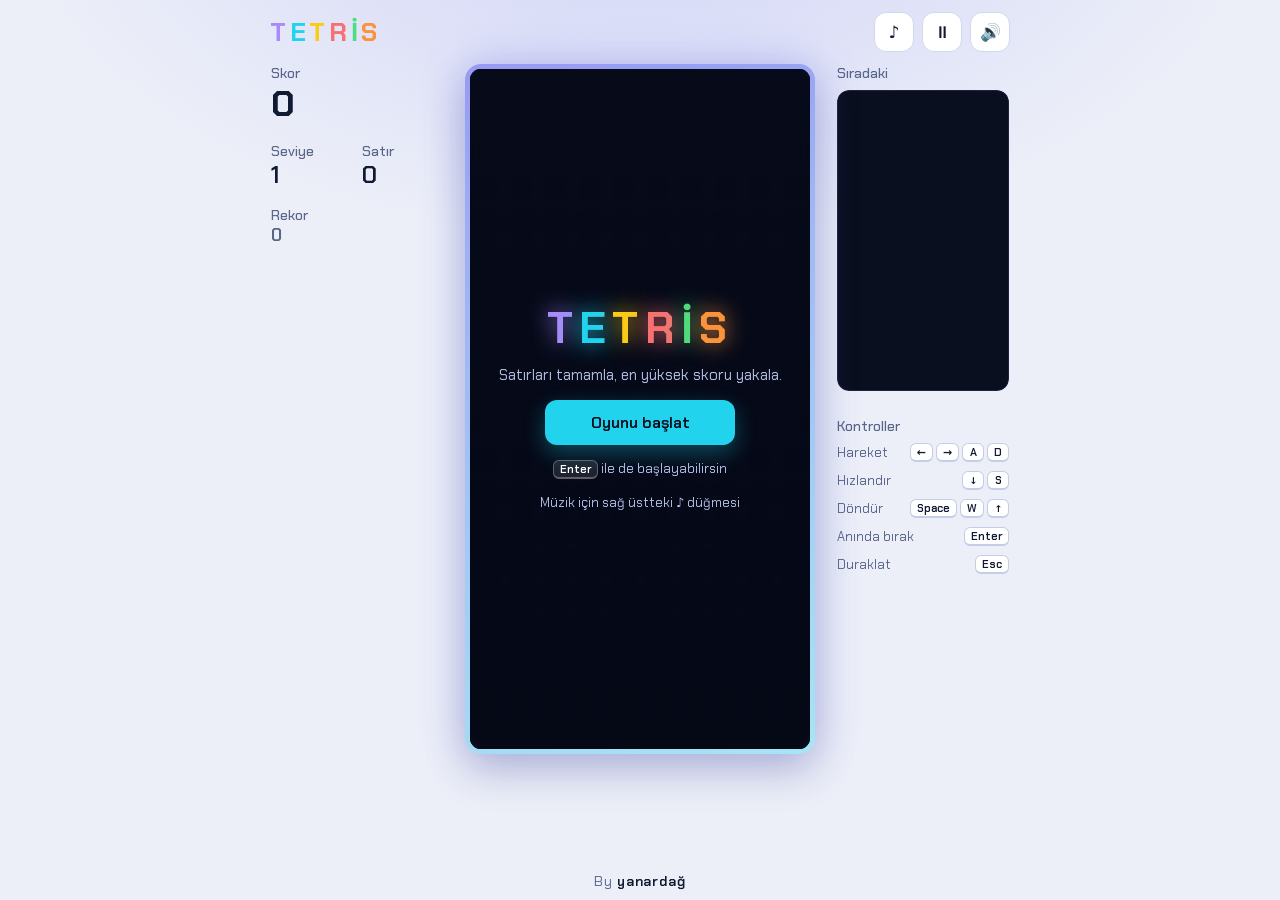
<file: games/tetris.html>
<!DOCTYPE html>
<html lang="tr">
<head>
<meta charset="utf-8">
<meta name="viewport" content="width=device-width, initial-scale=1, viewport-fit=cover">
<title>Tetris</title>
<link rel="stylesheet" href="../fonts/fonts.css">
<style>
  :root {
    box-sizing: border-box;
    padding-top: env(safe-area-inset-top, 0px);
    padding-bottom: env(safe-area-inset-bottom, 0px);

    --bg: #eceff8;
    --glow: rgba(99, 102, 241, .20);
    --text: #111a33;
    --muted: #59668a;
    --line: #cfd7ec;
    --chip: #ffffff;
    --chip-line: #c3cde6;
    --btn: #ffffff;
    --accent: #5b5ff0;
    --board-ring: rgba(91, 95, 240, .55);
    --board-shadow: 0 18px 40px rgba(40, 52, 120, .22);
    --font: 'Chakra Petch', system-ui, -apple-system, 'Segoe UI', Roboto, sans-serif;
  }
  @media (prefers-color-scheme: dark) {
    :root:not([data-theme="light"]) {
      --bg: #0a0e1d;
      --glow: rgba(99, 102, 241, .26);
      --text: #e9edff;
      --muted: #8f9bc4;
      --line: #222b4c;
      --chip: #172040;
      --chip-line: #2b3762;
      --btn: #141c38;
      --accent: #7c83ff;
      --board-ring: rgba(124, 131, 255, .5);
      --board-shadow: 0 18px 50px rgba(0, 0, 0, .6);
    }
  }
  :root[data-theme="dark"] {
    --bg: #0a0e1d;
    --glow: rgba(99, 102, 241, .26);
    --text: #e9edff;
    --muted: #8f9bc4;
    --line: #222b4c;
    --chip: #172040;
    --chip-line: #2b3762;
    --btn: #141c38;
    --accent: #7c83ff;
    --board-ring: rgba(124, 131, 255, .5);
    --board-shadow: 0 18px 50px rgba(0, 0, 0, .6);
  }

  *, *::before, *::after { box-sizing: border-box; }
  html { height: 100%; scroll-padding-top: env(safe-area-inset-top, 0px); }
  body {
    height: 100%;
    margin: 0;
    font-family: var(--font);
    color: var(--text);
    background: radial-gradient(900px 520px at 50% -120px, var(--glow), transparent 70%), var(--bg);
    background-color: var(--bg);
    -webkit-tap-highlight-color: transparent;
    touch-action: manipulation;
    overflow-x: hidden;
  }
  button { font-family: inherit; }
  button:focus-visible { outline: 2px solid #22d3ee; outline-offset: 3px; }

  .app {
    min-height: 100%;
    display: flex;
    flex-direction: column;
    align-items: center;
    padding: 12px 16px 10px;
  }

  .top {
    position: relative;
    width: 100%;
    max-width: 740px;
    display: flex;
    align-items: center;
    justify-content: space-between;
    margin-bottom: 12px;
  }
  .logo {
    margin: 0;
    font-size: 26px;
    font-weight: 700;
    letter-spacing: .14em;
    line-height: 1;
  }
  .logo span { color: var(--c); }
  .icon-btn {
    width: 40px; height: 40px;
    border-radius: 12px;
    border: 1px solid var(--line);
    background: var(--btn);
    color: var(--text);
    font-size: 17px;
    cursor: pointer;
    display: inline-grid;
    place-items: center;
  }
  .icon-btn:hover { border-color: var(--accent); }
  .icon-btn.on { border-color: var(--accent); color: var(--accent); }
  .top-actions { display: flex; gap: 8px; }

  .game {
    --bh: max(320px, min(calc(100vh - 150px), 680px));
    --bh: max(320px, min(calc(100dvh - 150px), 680px));
    display: grid;
    grid-template-columns: 172px auto 172px;
    grid-template-areas:
      "stats board next"
      "stats board help";
    grid-template-rows: auto 1fr;
    column-gap: 22px;
    row-gap: 26px;
    justify-content: center;
    align-items: start;
    user-select: none;
    -webkit-user-select: none;
  }
  .stats       { grid-area: stats; }
  .board-wrap  { grid-area: board; }
  .next-block  { grid-area: next; }
  .help        { grid-area: help; }

  .label {
    display: block;
    font-size: 14px;
    font-weight: 500;
    color: var(--muted);
    margin: 0 0 8px;
  }

  canvas.pv {
    display: block;
    width: 100%;
    height: auto;
    background: #0a0f1f;
    border-radius: 12px;
    box-shadow: inset 0 0 0 1px rgba(148, 163, 255, .14);
  }
  .next-wrap { border-radius: 12px; overflow: hidden; }

  .stats {
    display: grid;
    grid-template-columns: 1fr 1fr;
    gap: 18px 10px;
  }
  .stat .label { margin-bottom: 2px; }
  .stat b {
    display: block;
    font-weight: 600;
    font-size: 24px;
    line-height: 1.1;
    font-variant-numeric: tabular-nums;
  }
  .stat.score, .stat.best { grid-column: span 2; }
  .stat.score b { font-size: 36px; font-weight: 700; }
  .stat.best b { font-size: 18px; color: var(--muted); }
  .bump { animation: bump .28s ease-out; }
  @keyframes bump { 0% { transform: scale(1); } 40% { transform: scale(1.12); color: #22d3ee; } 100% { transform: scale(1); } }

  .help ul { list-style: none; margin: 0; padding: 0; display: grid; gap: 9px; }
  .help li {
    display: flex;
    align-items: center;
    justify-content: space-between;
    gap: 8px;
    font-size: 13px;
    color: var(--muted);
  }
  .keys { display: inline-flex; gap: 3px; }
  kbd {
    font-family: inherit;
    font-size: 11px;
    font-weight: 600;
    color: var(--text);
    background: var(--chip);
    border: 1px solid var(--chip-line);
    border-bottom-width: 2px;
    border-radius: 6px;
    padding: 1px 6px;
    min-width: 22px;
    text-align: center;
  }

  .board-wrap {
    position: relative;
    padding: 5px;
    border-radius: 16px;
    background: linear-gradient(160deg, var(--board-ring), rgba(34, 211, 238, .35));
    box-shadow: var(--board-shadow), 0 0 44px rgba(99, 102, 241, .28);
  }
  #board {
    display: block;
    height: var(--bh);
    width: calc(var(--bh) / 2);
    border-radius: 11px;
    background: #0a0f1f;
  }

  .overlay {
    position: absolute;
    inset: 5px;
    z-index: 5;
    border-radius: 11px;
    display: flex;
    flex-direction: column;
    align-items: center;
    justify-content: center;
    gap: 14px;
    padding: 20px;
    text-align: center;
    color: #eef1ff;
    background: rgba(6, 9, 22, .82);
    -webkit-backdrop-filter: blur(5px);
    backdrop-filter: blur(5px);
    transition: opacity .22s ease;
  }
  .overlay.hide { opacity: 0; pointer-events: none; }
  .ov-logo { margin: 0; font-size: clamp(30px, 5vh, 44px); font-weight: 700; letter-spacing: .14em; line-height: 1; }
  .ov-logo span { color: var(--c); text-shadow: 0 0 22px var(--c); }
  .ov-title { margin: 0; font-size: clamp(26px, 4.4vh, 34px); font-weight: 700; }
  .ov-text { margin: 0; font-size: 15px; line-height: 1.5; color: #b3bde3; }
  .ov-text.small { font-size: 13px; }
  .ov-score { margin: 0; font-size: 42px; font-weight: 700; font-variant-numeric: tabular-nums; }
  .ov-badge { margin: 0; font-size: 14px; font-weight: 600; color: #facc15; }
  .ov-actions { display: flex; flex-direction: column; gap: 10px; align-items: stretch; min-width: 190px; }
  .btn {
    font-size: 16px;
    font-weight: 600;
    border: 0;
    border-radius: 12px;
    padding: 12px 26px;
    cursor: pointer;
    color: #0a0f1f;
    background: #22d3ee;
    box-shadow: 0 8px 22px rgba(34, 211, 238, .32);
    transition: transform .12s ease, filter .12s ease;
  }
  .btn:hover { filter: brightness(1.08); }
  .btn:active { transform: translateY(1px); }
  .btn.ghost {
    color: #eef1ff;
    background: transparent;
    border: 1px solid rgba(255, 255, 255, .28);
    box-shadow: none;
  }
  .overlay kbd { background: rgba(255, 255, 255, .1); border-color: rgba(255, 255, 255, .28); color: #fff; }

  .toasts {
    position: absolute;
    left: 5px; right: 5px;
    top: 30%;
    z-index: 4;
    pointer-events: none;
    display: flex;
    flex-direction: column;
    align-items: center;
    gap: 6px;
  }
  .toast {
    font-weight: 700;
    font-size: clamp(20px, 3.4vh, 28px);
    letter-spacing: .08em;
    color: var(--tc, #fff);
    text-shadow: 0 0 18px var(--tc, #fff), 0 2px 0 rgba(0, 0, 0, .45);
    animation: toast 1.15s ease-out forwards;
  }
  @keyframes toast {
    0%   { opacity: 0; transform: translateY(10px) scale(.7); }
    15%  { opacity: 1; transform: translateY(0) scale(1.08); }
    30%  { transform: scale(1); }
    100% { opacity: 0; transform: translateY(-36px) scale(1); }
  }
  @media (prefers-reduced-motion: reduce) {
    .toast { animation: toastfade 1.3s linear forwards; }
    .bump { animation: none; }
    @keyframes toastfade { 0%, 70% { opacity: 1; } 100% { opacity: 0; } }
  }

  .touch {
    display: none;
    width: 100%;
    max-width: 520px;
    margin-top: 12px;
    grid-template-columns: repeat(5, 1fr);
    gap: 8px;
  }
  .touch button {
    height: 56px;
    border-radius: 14px;
    border: 1px solid var(--line);
    background: var(--btn);
    color: var(--text);
    font-size: 21px;
    font-weight: 700;
    touch-action: none;
    user-select: none;
    -webkit-user-select: none;
  }
  .touch button.txt { font-size: 13px; }
  .touch button.on { background: var(--accent); border-color: var(--accent); color: #fff; }
  @media (pointer: coarse) { .touch { display: grid; } }

  .music-panel {
    position: absolute;
    top: calc(100% + 8px);
    right: 0;
    z-index: 30;
    width: min(340px, calc(100vw - 24px));
    padding: 14px;
    border-radius: 16px;
    border: 1px solid var(--line);
    background: var(--btn);
    color: var(--text);
    box-shadow: var(--board-shadow);
    display: grid;
    gap: 10px;
    transition: opacity .18s ease, transform .18s ease, visibility .18s;
  }
  .music-panel.closed { visibility: hidden; opacity: 0; transform: translateY(-6px); pointer-events: none; }
  .mp-head { display: flex; align-items: center; justify-content: space-between; }
  .mp-head b { font-size: 16px; font-weight: 600; }
  .mp-close {
    width: 30px; height: 30px; border: 0; border-radius: 8px;
    background: transparent; color: var(--muted); font-size: 16px; cursor: pointer;
  }
  .mp-close:hover { color: var(--text); background: var(--chip); }
  .mp-btn {
    font-size: 14px; font-weight: 600;
    padding: 10px 14px;
    border-radius: 10px;
    border: 1px solid var(--chip-line);
    background: var(--chip);
    color: var(--text);
    cursor: pointer;
  }
  .mp-btn:hover:not(:disabled) { border-color: var(--accent); }
  .mp-btn:disabled { opacity: .45; cursor: default; }
  .mp-btn.primary { background: #22d3ee; border-color: #22d3ee; color: #0a0f1f; }
  .mp-sep { font-size: 13px; color: var(--muted); text-align: center; }
  .mp-row { display: flex; gap: 8px; }
  .mp-row.split .mp-btn { flex: 1; }
  .mp-input {
    flex: 1; min-width: 0;
    font: inherit; font-size: 16px;
    padding: 9px 12px;
    border-radius: 10px;
    border: 1px solid var(--chip-line);
    background: var(--bg);
    color: var(--text);
  }
  .mp-input::placeholder { color: var(--muted); }
  .mp-input:focus-visible { outline: 2px solid #22d3ee; outline-offset: 1px; }
  .yt-box { aspect-ratio: 16 / 9; border-radius: 10px; overflow: hidden; background: #000; }
  .yt-box[hidden] { display: none; }
  .yt-box iframe { display: block; width: 100%; height: 100%; border: 0; }
  .mp-now { font-size: 14px; overflow: hidden; text-overflow: ellipsis; white-space: nowrap; }
  .mp-vol { display: flex; align-items: center; gap: 10px; font-size: 14px; color: var(--muted); }
  .mp-vol input { flex: 1; min-width: 0; accent-color: var(--accent); }
  .mp-msg { font-size: 13px; line-height: 1.45; color: var(--muted); }
  .mp-msg:empty { display: none; }
  .mp-msg.err { color: #e5484d; }
  .mp-msg a { color: var(--accent); font-weight: 600; }

  .foot {
    margin-top: auto;
    padding-top: 14px;
    font-size: 14px;
    letter-spacing: .06em;
    color: var(--muted);
  }
  .foot b { color: var(--text); font-weight: 600; }

  @media (max-width: 760px) {
    .app { padding: 8px 12px 8px; }
    .top { margin-bottom: 8px; }
    .logo { font-size: 22px; }
    .icon-btn { width: 36px; height: 36px; }
    .game {
      --bh: max(260px, min(calc(100vh - 300px), calc((100vw - 40px) * 2), 640px));
      --bh: max(260px, min(calc(100dvh - 300px), calc((100vw - 40px) * 2), 640px));
      grid-template-columns: 1.5fr 1fr;
      grid-template-areas:
        "stats next"
        "board board";
      grid-template-rows: auto auto;
      column-gap: 10px;
      row-gap: 10px;
    }
    .board-wrap { justify-self: center; }
    .help { display: none; }
    .label { font-size: 12px; margin-bottom: 4px; }
    .stats { gap: 4px 8px; }
    .stat.score, .stat.best { grid-column: auto; }
    .stat b, .stat.score b, .stat.best b { font-size: 16px; }
    .stat.best b { color: var(--text); }
    .next-wrap { aspect-ratio: 120 / 70; }
  }
</style>
</head>
<body>
<div class="app">
  <header class="top">
    <h1 class="logo" aria-label="Tetris">
      <span style="--c:#a78bfa">T</span><span style="--c:#22d3ee">E</span><span style="--c:#facc15">T</span><span style="--c:#f87171">R</span><span style="--c:#4ade80">İ</span><span style="--c:#fb923c">S</span>
    </h1>
    <div class="top-actions">
      <button id="musicBtn" class="icon-btn" type="button" title="Müzik" aria-label="Müzik" aria-expanded="false">♪</button>
      <button id="pauseBtn" class="icon-btn" type="button" title="Duraklat (Esc)" aria-label="Duraklat">⏸</button>
      <button id="muteBtn" class="icon-btn" type="button" title="Ses (M)" aria-label="Sesi aç/kapat">🔊</button>
    </div>

    <div id="musicPanel" class="music-panel closed" role="dialog" aria-label="Müzik" inert>
      <div class="mp-head"><b>Müzik</b><button id="mpClose" class="mp-close" type="button" aria-label="Kapat">✕</button></div>
      <button id="pickFile" class="mp-btn" type="button">Bilgisayarından MP3 seç</button>
      <input id="fileInput" type="file" accept="audio/*,.mp3,.m4a,.ogg,.wav,.flac" hidden>
      <div class="mp-sep">veya bağlantı yapıştır</div>
      <div class="mp-row">
        <input id="urlInput" class="mp-input" type="text" inputmode="url" placeholder="YouTube veya MP3 bağlantısı" autocomplete="off" autocapitalize="off" spellcheck="false" aria-label="Müzik bağlantısı">
        <button id="urlPlay" class="mp-btn primary" type="button">Çal</button>
      </div>
      <div id="ytBox" class="yt-box" hidden></div>
      <div id="mpNow" class="mp-now">Müzik seçilmedi</div>
      <div class="mp-row split">
        <button id="mpToggle" class="mp-btn" type="button" disabled>Duraklat</button>
        <button id="mpStop" class="mp-btn" type="button" disabled>Kaldır</button>
      </div>
      <label class="mp-vol"><span>Ses</span><input id="volRange" type="range" min="0" max="100" value="40" aria-label="Müzik sesi"></label>
      <div id="mpMsg" class="mp-msg" role="status"></div>
    </div>
  </header>

  <main class="game">
    <section class="stats" aria-live="off">
      <div class="stat score"><span class="label">Skor</span><b id="score">0</b></div>
      <div class="stat level"><span class="label">Seviye</span><b id="level">1</b></div>
      <div class="stat lines"><span class="label">Satır</span><b id="lines">0</b></div>
      <div class="stat best"><span class="label">Rekor</span><b id="best">0</b></div>
    </section>

    <div class="board-wrap">
      <canvas id="board" aria-label="Tetris oyun alanı"></canvas>
      <div id="toasts" class="toasts"></div>
      <div id="overlay" class="overlay"></div>
    </div>

    <section class="next-block">
      <span class="label">Sıradaki</span>
      <div class="next-wrap"><canvas id="next" class="pv" width="240" height="420"></canvas></div>
    </section>

    <section class="help">
      <span class="label">Kontroller</span>
      <ul>
        <li>Hareket <span class="keys"><kbd>←</kbd><kbd>→</kbd><kbd>A</kbd><kbd>D</kbd></span></li>
        <li>Hızlandır <span class="keys"><kbd>↓</kbd><kbd>S</kbd></span></li>
        <li>Döndür <span class="keys"><kbd>Space</kbd><kbd>W</kbd><kbd>↑</kbd></span></li>
        <li>Anında bırak <span class="keys"><kbd>Enter</kbd></span></li>
        <li>Duraklat <span class="keys"><kbd>Esc</kbd></span></li>
      </ul>
    </section>
  </main>

  <div class="touch" id="touch">
    <button type="button" data-act="left" aria-label="Sola">◀</button>
    <button type="button" data-act="down" aria-label="Aşağı">▼</button>
    <button type="button" data-act="right" aria-label="Sağa">▶</button>
    <button type="button" data-act="rotate" aria-label="Döndür">↻</button>
    <button type="button" data-act="hard" class="txt">Bırak</button>
  </div>

  <footer class="foot">By <b>yanardağ</b></footer>
</div>

<script>
(() => {
  'use strict';

  const COLS = 10, ROWS = 20, CELL = 30, SCALE = 2;
  const LOCK_DELAY = 500, MAX_LOCK_RESETS = 15, CLEAR_MS = 340;
  const DAS = 150, ARR = 40, SOFT_MIN = 100, LAND_POINTS = 10;
  const BEST_KEY = 'yanardag-tetris-best', MUTE_KEY = 'yanardag-tetris-mute';
  const TYPES = ['I', 'O', 'T', 'S', 'Z', 'J', 'L'];
  const COLORS = { I: '#22d3ee', O: '#facc15', T: '#a78bfa', S: '#4ade80', Z: '#f87171', J: '#60a5fa', L: '#fb923c' };
  const reduceMotion = window.matchMedia && matchMedia('(prefers-reduced-motion: reduce)').matches;

  const BASE = {
    I: [[0,0,0,0],[1,1,1,1],[0,0,0,0],[0,0,0,0]],
    O: [[1,1],[1,1]],
    T: [[0,1,0],[1,1,1],[0,0,0]],
    S: [[0,1,1],[1,1,0],[0,0,0]],
    Z: [[1,1,0],[0,1,1],[0,0,0]],
    J: [[1,0,0],[1,1,1],[0,0,0]],
    L: [[0,0,1],[1,1,1],[0,0,0]]
  };
  const rotCW = m => m.map((row, r) => row.map((_, c) => m[m.length - 1 - c][r]));
  const SHAPES = {};
  for (const t of TYPES) {
    const a = [BASE[t]];
    for (let i = 1; i < 4; i++) a.push(rotCW(a[i - 1]));
    SHAPES[t] = a;
  }

  const KICK_JLSTZ = {
    '01': [[0,0],[-1,0],[-1,1],[0,-2],[-1,-2]],
    '10': [[0,0],[1,0],[1,-1],[0,2],[1,2]],
    '12': [[0,0],[1,0],[1,-1],[0,2],[1,2]],
    '21': [[0,0],[-1,0],[-1,1],[0,-2],[-1,-2]],
    '23': [[0,0],[1,0],[1,1],[0,-2],[1,-2]],
    '32': [[0,0],[-1,0],[-1,-1],[0,2],[-1,2]],
    '30': [[0,0],[-1,0],[-1,-1],[0,2],[-1,2]],
    '03': [[0,0],[1,0],[1,1],[0,-2],[1,-2]]
  };
  const KICK_I = {
    '01': [[0,0],[-2,0],[1,0],[-2,-1],[1,2]],
    '10': [[0,0],[2,0],[-1,0],[2,1],[-1,-2]],
    '12': [[0,0],[-1,0],[2,0],[-1,2],[2,-1]],
    '21': [[0,0],[1,0],[-2,0],[1,-2],[-2,1]],
    '23': [[0,0],[2,0],[-1,0],[2,1],[-1,-2]],
    '32': [[0,0],[-2,0],[1,0],[-2,-1],[1,2]],
    '30': [[0,0],[1,0],[-2,0],[1,-2],[-2,1]],
    '03': [[0,0],[-1,0],[2,0],[-1,2],[2,-1]]
  };

  const $ = id => document.getElementById(id);
  const boardEl = $('board'), nextEl = $('next');
  const ovEl = $('overlay'), toastsEl = $('toasts');
  const ui = { score: $('score'), level: $('level'), lines: $('lines'), best: $('best') };
  const muteBtn = $('muteBtn'), pauseBtn = $('pauseBtn');

  function setupCanvas(c, w, h) {
    c.width = w * SCALE; c.height = h * SCALE;
    const g = c.getContext('2d');
    g.scale(SCALE, SCALE);
    return g;
  }
  const bctx = setupCanvas(boardEl, COLS * CELL, ROWS * CELL);
  const nctx = nextEl.getContext('2d'); nctx.scale(SCALE, SCALE);

  let board, cur = null, queue = [];
  let score = 0, lines = 0, level = 1, combo = -1, b2b = false;
  let state = 'ready';
  let clearing = null;
  let dropAcc = 0, lockTimer = 0, lockResets = 0, lowestY = 0;
  let dasDir = 0, dasTimer = 0, arrTimer = 0;
  let overAt = 0, newBest = false;
  const keys = { left: false, right: false, down: false };
  let particles = [], shake = 0;
  let best = 0, muted = false;
  try { best = +localStorage.getItem(BEST_KEY) || 0; muted = localStorage.getItem(MUTE_KEY) === '1'; } catch (e) {}

  const newBoard = () => Array.from({ length: ROWS }, () => Array(COLS).fill(null));
  board = newBoard();

  let audioCtx = null;
  function ensureAudio() {
    if (!audioCtx) {
      try { audioCtx = new (window.AudioContext || window.webkitAudioContext)(); } catch (e) {}
    }
    if (audioCtx && audioCtx.state === 'suspended') audioCtx.resume();
  }
  function tone(freq, dur = .08, type = 'square', vol = .04, slideTo = null, delay = 0) {
    if (muted || !audioCtx) return;
    const t = audioCtx.currentTime + delay;
    const o = audioCtx.createOscillator(), g = audioCtx.createGain();
    o.type = type;
    o.frequency.setValueAtTime(freq, t);
    if (slideTo) o.frequency.exponentialRampToValueAtTime(slideTo, t + dur);
    g.gain.setValueAtTime(vol, t);
    g.gain.exponentialRampToValueAtTime(0.0001, t + dur);
    o.connect(g); g.connect(audioCtx.destination);
    o.start(t); o.stop(t + dur + .03);
  }
  const sfx = {
    move:   () => tone(230, .035, 'square', .02),
    rotate: () => tone(380, .06, 'square', .026, 540),
    lock:   () => tone(150, .09, 'triangle', .06, 90),
    hard:   () => tone(210, .12, 'sawtooth', .04, 60),
    clear:  n => [523, 659, 784, 1047].slice(0, Math.max(2, n)).forEach((f, i) => tone(f, .15, 'square', .035, null, i * .06)),
    level:  () => [523, 659, 784, 1047, 1319].forEach((f, i) => tone(f, .12, 'triangle', .05, null, i * .07)),
    over:   () => [392, 330, 262, 196].forEach((f, i) => tone(f, .28, 'sawtooth', .04, null, i * .2))
  };
  function refreshMuteBtn() { muteBtn.textContent = muted ? '🔇' : '🔊'; }
  function toggleMute() {
    muted = !muted;
    try { localStorage.setItem(MUTE_KEY, muted ? '1' : '0'); } catch (e) {}
    refreshMuteBtn();
    if (!muted) { ensureAudio(); sfx.move(); }
  }

  const shape = p => SHAPES[p.type][p.rot];

  function collides(m, x, y) {
    for (let r = 0; r < m.length; r++) {
      for (let c = 0; c < m[r].length; c++) {
        if (!m[r][c]) continue;
        const nx = x + c, ny = y + r;
        if (nx < 0 || nx >= COLS || ny >= ROWS) return true;
        if (ny >= 0 && board[ny][nx]) return true;
      }
    }
    return false;
  }

  function nextType() {
    while (queue.length < 7) {
      const b = [...TYPES];
      for (let i = b.length - 1; i > 0; i--) {
        const j = Math.floor(Math.random() * (i + 1));
        [b[i], b[j]] = [b[j], b[i]];
      }
      queue.push(...b);
    }
    return queue.shift();
  }

  function spawn(t) {
    const m = SHAPES[t][0];
    cur = { type: t, rot: 0, x: Math.floor((COLS - m[0].length) / 2), y: t === 'I' ? -1 : 0 };
    dropAcc = 0; lockTimer = 0; lockResets = 0; lowestY = cur.y;
    if (collides(m, cur.x, cur.y)) gameOver();
  }

  function onMoved() {
    if (cur.y > lowestY) { lowestY = cur.y; lockResets = 0; }
    if (collides(shape(cur), cur.x, cur.y + 1)) {
      if (lockResets < MAX_LOCK_RESETS) { lockResets++; lockTimer = 0; }
    } else {
      lockTimer = 0;
    }
  }

  function tryMove(dx, dy) {
    if (collides(shape(cur), cur.x + dx, cur.y + dy)) return false;
    cur.x += dx; cur.y += dy;
    onMoved();
    return true;
  }

  function tryRotate(dir) {
    const from = cur.rot, to = (from + dir + 4) % 4;
    const kicks = cur.type === 'O' ? [[0, 0]] : (cur.type === 'I' ? KICK_I : KICK_JLSTZ)['' + from + to];
    const m = SHAPES[cur.type][to];
    for (const [kx, ky] of kicks) {
      if (!collides(m, cur.x + kx, cur.y - ky)) {
        cur.rot = to; cur.x += kx; cur.y -= ky;
        onMoved();
        sfx.rotate();
        return true;
      }
    }
    return false;
  }

  function ghostY() {
    const m = shape(cur);
    let y = cur.y;
    while (!collides(m, cur.x, y + 1)) y++;
    return y;
  }

  function hardDrop() {
    const m = shape(cur);
    while (!collides(m, cur.x, cur.y + 1)) cur.y++;
    if (!reduceMotion) shake = 7;
    for (let r = 0; r < m.length; r++) for (let c = 0; c < m[r].length; c++) {
      if (!m[r][c]) continue;
      const below = m[r + 1] && m[r + 1][c];
      if (below) continue;
      for (let i = 0; i < 3; i++) addParticle((cur.x + c + .5) * CELL, (cur.y + r + 1) * CELL, COLORS[cur.type], .12, .18);
    }
    sfx.hard();
    lock();
    updateUI();
  }

  function lock() {
    const m = shape(cur);
    let out = false;
    for (let r = 0; r < m.length; r++) for (let c = 0; c < m[r].length; c++) {
      if (!m[r][c]) continue;
      const y = cur.y + r, x = cur.x + c;
      if (y < 0) { out = true; continue; }
      board[y][x] = cur.type;
    }
    if (out) { cur = null; gameOver(); return; }
    score += LAND_POINTS * level;
    updateUI();

    const rows = [];
    for (let r = 0; r < ROWS; r++) if (board[r].every(Boolean)) rows.push(r);
    if (rows.length) {
      startClear(rows);
    } else {
      combo = -1;
      sfx.lock();
      cur = null;
      spawn(nextType());
    }
  }

  function startClear(rows) {
    const n = rows.length;
    let pts = [0, 100, 300, 500, 800][n] * level;
    let b2bHit = false;
    if (n === 4) { if (b2b) { pts = Math.round(pts * 1.5); b2bHit = true; } b2b = true; } else { b2b = false; }
    combo++;
    if (combo > 0) pts += 50 * combo * level;
    score += pts;

    const label = ['', '', 'ÇİFT', 'ÜÇLÜ', 'TETRİS!'][n];
    if (label) toast(label, n === 4 ? '#22d3ee' : '#facc15');
    if (b2bHit) toast('ARKA ARKAYA', '#f472b6');
    if (combo > 0) toast('KOMBO ×' + (combo + 1), '#4ade80');

    for (const r of rows) for (let c = 0; c < COLS; c++) {
      const col = COLORS[board[r][c]];
      for (let i = 0; i < 2; i++) addParticle((c + .5) * CELL, (r + .5) * CELL, col, .2 + Math.abs(c - 4.5) * .02, .3);
    }
    sfx.clear(n);
    clearing = { rows, t: 0 };
    cur = null;
    updateUI();
  }

  function finishClear() {
    const rows = clearing.rows.slice().sort((a, b) => b - a);
    for (const r of rows) board.splice(r, 1);
    for (let i = 0; i < rows.length; i++) board.unshift(Array(COLS).fill(null));
    lines += rows.length;
    const nl = Math.min(30, Math.floor(lines / 10) + 1);
    if (nl > level) { level = nl; toast('SEVİYE ' + level, '#22d3ee'); sfx.level(); }
    clearing = null;
    updateUI();
    spawn(nextType());
  }

  const gravityMs = () => Math.max(35, Math.pow(0.8 - (level - 1) * 0.007, level - 1) * 1000);
  const softInterval = g => Math.min(g, Math.max(g / 4, SOFT_MIN));

  function addParticle(x, y, color, spread, up) {
    if (reduceMotion) return;
    particles.push({
      x, y, color,
      vx: (Math.random() - .5) * 2 * spread,
      vy: -Math.random() * up,
      size: 2 + Math.random() * 3.5,
      life: 450 + Math.random() * 450,
      max: 900
    });
  }

  function start() {
    ensureAudio();
    try { window.focus(); } catch (e) {}
    board = newBoard(); queue = [];
    score = 0; lines = 0; level = 1; combo = -1; b2b = false;
    particles = []; clearing = null; shake = 0; newBest = false;
    keys.left = keys.right = keys.down = false; dasDir = 0;
    state = 'playing';
    hideOverlay();
    updateUI();
    spawn(nextType());
  }

  function pause() {
    if (state !== 'playing') return;
    state = 'paused';
    showOverlay('paused');
  }
  function resume() {
    if (state !== 'paused') return;
    state = 'playing';
    dropAcc = 0;
    hideOverlay();
    ensureAudio();
  }
  function gameOver() {
    state = 'over';
    overAt = performance.now();
    if (score > best) {
      best = score; newBest = score > 0;
      try { localStorage.setItem(BEST_KEY, String(best)); } catch (e) {}
    }
    sfx.over();
    updateUI();
    showOverlay('over');
  }

  function update(dt) {
    if (state !== 'paused') {
      for (let i = particles.length - 1; i >= 0; i--) {
        const p = particles[i];
        p.life -= dt;
        if (p.life <= 0) { particles.splice(i, 1); continue; }
        p.vy += 0.0009 * dt;
        p.x += p.vx * dt; p.y += p.vy * dt;
      }
      shake = Math.max(0, shake - dt * 0.03);
    }
    if (state !== 'playing') return;

    if (clearing) {
      clearing.t += dt;
      if (clearing.t >= CLEAR_MS) finishClear();
      return;
    }
    if (!cur) return;

    if (dasDir) {
      dasTimer += dt;
      if (dasTimer >= DAS) {
        arrTimer += dt;
        while (arrTimer >= ARR) {
          if (!tryMove(dasDir, 0)) { arrTimer = 0; break; }
          arrTimer -= ARR;
        }
      }
    }

    const g = gravityMs();
    const interval = keys.down ? softInterval(g) : g;
    dropAcc += dt;
    while (dropAcc >= interval) {
      dropAcc -= interval;
      if (!collides(shape(cur), cur.x, cur.y + 1)) {
        cur.y++;
        if (cur.y > lowestY) { lowestY = cur.y; lockResets = 0; }
      } else { dropAcc = 0; break; }
    }

    if (collides(shape(cur), cur.x, cur.y + 1)) {
      lockTimer += dt;
      if (lockTimer >= LOCK_DELAY) { lock(); }
    } else {
      lockTimer = 0;
    }
  }

  function drawCell(g, x, y, s, color, o = {}) {
    g.save();
    g.globalAlpha = o.alpha == null ? 1 : o.alpha;
    if (o.glow) { g.shadowColor = color; g.shadowBlur = o.glow; }
    g.fillStyle = color;
    g.fillRect(x + 1, y + 1, s - 2, s - 2);
    g.shadowBlur = 0;
    const gr = g.createLinearGradient(x, y, x, y + s);
    gr.addColorStop(0, 'rgba(255,255,255,.34)');
    gr.addColorStop(.5, 'rgba(255,255,255,0)');
    gr.addColorStop(1, 'rgba(0,0,0,.30)');
    g.fillStyle = gr;
    g.fillRect(x + 1, y + 1, s - 2, s - 2);
    const b = Math.max(2, Math.round(s / 12));
    g.fillStyle = 'rgba(255,255,255,.45)';
    g.fillRect(x + 1, y + 1, s - 2, b);
    g.fillRect(x + 1, y + 1, b, s - 2);
    g.fillStyle = 'rgba(0,0,0,.30)';
    g.fillRect(x + 1, y + s - 1 - b, s - 2, b);
    g.fillRect(x + s - 1 - b, y + 1, b, s - 2);
    g.restore();
  }

  function render() {
    const g = bctx, W = COLS * CELL, H = ROWS * CELL;
    g.save();
    g.clearRect(0, 0, W, H);
    if (shake > .1) g.translate((Math.random() - .5) * shake, (Math.random() - .5) * shake);

    const bg = g.createLinearGradient(0, 0, 0, H);
    bg.addColorStop(0, '#0d1329'); bg.addColorStop(1, '#080c1a');
    g.fillStyle = bg;
    g.fillRect(-10, -10, W + 20, H + 20);

    g.strokeStyle = 'rgba(148,163,255,.07)';
    g.lineWidth = 1;
    g.beginPath();
    for (let x = 1; x < COLS; x++) { g.moveTo(x * CELL + .5, 0); g.lineTo(x * CELL + .5, H); }
    for (let y = 1; y < ROWS; y++) { g.moveTo(0, y * CELL + .5); g.lineTo(W, y * CELL + .5); }
    g.stroke();

    const flash = clearing ? clearing.t / CLEAR_MS : 0;
    const clr = clearing ? clearing.rows : null;
    for (let r = 0; r < ROWS; r++) for (let c = 0; c < COLS; c++) {
      const t = board[r][c];
      if (!t) continue;
      const isClr = clr && clr.includes(r);
      drawCell(g, c * CELL, r * CELL, CELL, COLORS[t], isClr ? { alpha: 1 - flash } : {});
    }
    if (clr) {
      g.fillStyle = 'rgba(255,255,255,' + (0.85 * (1 - flash)).toFixed(3) + ')';
      for (const r of clr) g.fillRect(0, r * CELL, W, CELL);
    }

    if (cur && state !== 'ready') {
      const m = shape(cur), col = COLORS[cur.type];
      const gy = ghostY();
      if (gy > cur.y) {
        g.save();
        for (let r = 0; r < m.length; r++) for (let c = 0; c < m[r].length; c++) {
          if (!m[r][c]) continue;
          const x = (cur.x + c) * CELL, y = (gy + r) * CELL;
          g.globalAlpha = .14; g.fillStyle = col; g.fillRect(x + 2, y + 2, CELL - 4, CELL - 4);
          g.globalAlpha = .7; g.strokeStyle = col; g.lineWidth = 1.5; g.strokeRect(x + 2.5, y + 2.5, CELL - 5, CELL - 5);
        }
        g.restore();
      }
      for (let r = 0; r < m.length; r++) for (let c = 0; c < m[r].length; c++) {
        if (!m[r][c]) continue;
        const y = cur.y + r;
        if (y < 0) continue;
        drawCell(g, (cur.x + c) * CELL, y * CELL, CELL, col, { glow: 14 });
      }
    }

    for (const p of particles) {
      g.globalAlpha = Math.max(0, p.life / p.max);
      g.fillStyle = p.color;
      g.fillRect(p.x, p.y, p.size, p.size);
    }
    g.globalAlpha = 1;
    g.restore();

    renderPreviews();
  }

  function drawPreview(g, type, s, alpha, offY) {
    const W = 120, H = 70, m = SHAPES[type][0];
    let minR = 9, maxR = -1, minC = 9, maxC = -1;
    m.forEach((row, r) => row.forEach((v, c) => {
      if (!v) return;
      minR = Math.min(minR, r); maxR = Math.max(maxR, r);
      minC = Math.min(minC, c); maxC = Math.max(maxC, c);
    }));
    const pw = (maxC - minC + 1) * s, ph = (maxR - minR + 1) * s;
    const ox = Math.round((W - pw) / 2 - minC * s), oy = Math.round((H - ph) / 2 - minR * s + offY);
    m.forEach((row, r) => row.forEach((v, c) => {
      if (v) drawCell(g, ox + c * s, oy + r * s, s, COLORS[type], { alpha });
    }));
  }
  function renderPreviews() {
    nctx.clearRect(0, 0, 120, 210);
    queue.slice(0, 3).forEach((t, i) => drawPreview(nctx, t, 22, 1, i * 70));
  }

  const fmt = n => n.toLocaleString('tr-TR');
  const lastUI = {};
  function setStat(key, val) {
    const txt = typeof val === 'number' ? fmt(val) : val;
    if (lastUI[key] === txt) return;
    const first = lastUI[key] === undefined;
    lastUI[key] = txt;
    const el = ui[key];
    el.textContent = txt;
    if (!first && key !== 'best') {
      el.classList.remove('bump'); void el.offsetWidth; el.classList.add('bump');
    }
  }
  function updateUI() {
    setStat('score', score);
    setStat('level', level);
    setStat('lines', lines);
    setStat('best', Math.max(best, score));
  }

  function toast(text, color) {
    const d = document.createElement('div');
    d.className = 'toast';
    d.textContent = text;
    d.style.setProperty('--tc', color);
    toastsEl.appendChild(d);
    const rm = () => d.remove();
    d.addEventListener('animationend', rm);
    setTimeout(rm, 1600);
  }

  const LOGO = '<h2 class="ov-logo"><span style="--c:#a78bfa">T</span><span style="--c:#22d3ee">E</span><span style="--c:#facc15">T</span><span style="--c:#f87171">R</span><span style="--c:#4ade80">İ</span><span style="--c:#fb923c">S</span></h2>';
  function showOverlay(kind) {
    let html = '';
    if (kind === 'ready') {
      html = LOGO +
        '<p class="ov-text">Satırları tamamla, en yüksek skoru yakala.</p>' +
        '<div class="ov-actions"><button class="btn" data-ov="start" type="button">Oyunu başlat</button></div>' +
        '<p class="ov-text small"><kbd>Enter</kbd> ile de başlayabilirsin</p>' +
        '<p class="ov-text small">Müzik için sağ üstteki ♪ düğmesi</p>';
    } else if (kind === 'paused') {
      html = '<h2 class="ov-title">Duraklatıldı</h2>' +
        '<p class="ov-text">Devam etmek için <kbd>Esc</kbd> tuşuna bas.</p>' +
        '<div class="ov-actions"><button class="btn" data-ov="resume" type="button">Devam et</button>' +
        '<button class="btn ghost" data-ov="start" type="button">Yeniden başla</button></div>';
    } else if (kind === 'over') {
      html = '<h2 class="ov-title">Oyun bitti</h2>' +
        '<p class="ov-score">' + fmt(score) + '</p>' +
        (newBest ? '<p class="ov-badge">Yeni rekor!</p>' : '<p class="ov-text">Rekor: ' + fmt(best) + '</p>') +
        '<p class="ov-text small">Seviye ' + level + ' · ' + lines + ' satır</p>' +
        '<div class="ov-actions"><button class="btn" data-ov="start" type="button">Tekrar oyna</button></div>' +
        '<p class="ov-text small"><kbd>Enter</kbd> ile yeniden başla</p>';
    }
    ovEl.innerHTML = html;
    ovEl.removeAttribute('inert');
    ovEl.classList.remove('hide');
  }
  function hideOverlay() {
    ovEl.classList.add('hide');
    ovEl.setAttribute('inert', '');
  }
  ovEl.addEventListener('click', e => {
    const b = e.target.closest('[data-ov]');
    if (!b) return;
    b.blur();
    if (b.dataset.ov === 'start') start();
    else if (b.dataset.ov === 'resume') resume();
  });

  function actionDown(a) {
    if (a === 'mute') { toggleMute(); return; }
    if (a === 'pause') {
      if (state === 'playing') pause(); else if (state === 'paused') resume();
      return;
    }
    if (a === 'left' || a === 'right') {
      keys[a] = true;
      dasDir = a === 'left' ? -1 : 1; dasTimer = 0; arrTimer = 0;
      if (state === 'playing' && !clearing && cur && tryMove(dasDir, 0)) sfx.move();
      return;
    }
    if (a === 'down') {
      keys.down = true;
      if (state === 'playing') dropAcc = Math.max(dropAcc, softInterval(gravityMs()));
      return;
    }
    if (state === 'ready') { if (a === 'hard' || a === 'rotate') start(); return; }
    if (state === 'over')  { if (a === 'hard' && performance.now() - overAt > 900) start(); return; }
    if (state === 'paused') { if (a === 'hard') resume(); return; }
    if (clearing || !cur) return;
    if (a === 'rotate') tryRotate(1);
    else if (a === 'hard') hardDrop();
  }
  function actionUp(a) {
    if (a === 'left' || a === 'right') {
      keys[a] = false;
      const d = a === 'left' ? -1 : 1;
      if (dasDir === d) {
        dasDir = keys.left ? -1 : (keys.right ? 1 : 0);
        dasTimer = 0; arrTimer = 0;
      }
    } else if (a === 'down') {
      keys.down = false;
    }
  }

  const KEYMAP = {
    ArrowLeft: 'left', KeyA: 'left',
    ArrowRight: 'right', KeyD: 'right',
    ArrowDown: 'down', KeyS: 'down',
    ArrowUp: 'rotate', KeyW: 'rotate', Space: 'rotate',
    Enter: 'hard', NumpadEnter: 'hard',
    Escape: 'pause', KeyP: 'pause',
    KeyM: 'mute'
  };
  window.addEventListener('keydown', e => {
    if (musicOpen && e.code === 'Escape') { e.preventDefault(); closeMusic(); return; }
    if (musicOpen) return;
    if (e.ctrlKey || e.metaKey || e.altKey) return;
    const a = KEYMAP[e.code];
    if (!a) return;
    e.preventDefault();
    if (e.repeat) return;
    actionDown(a);
  });
  window.addEventListener('keyup', e => {
    if (musicOpen) return;
    const a = KEYMAP[e.code];
    if (!a) return;
    e.preventDefault();
    actionUp(a);
  });

  function releaseAll() { keys.left = keys.right = keys.down = false; dasDir = 0; }
  window.addEventListener('blur', () => { releaseAll(); if (state === 'playing') pause(); });
  document.addEventListener('visibilitychange', () => { if (document.hidden) { releaseAll(); if (state === 'playing') pause(); } });

  document.querySelectorAll('#touch button').forEach(b => {
    const act = b.dataset.act;
    b.addEventListener('pointerdown', e => {
      e.preventDefault();
      try { b.setPointerCapture(e.pointerId); } catch (err) {}
      b.classList.add('on');
      ensureAudio();
      actionDown(act);
    });
    const up = () => { b.classList.remove('on'); actionUp(act); };
    b.addEventListener('pointerup', up);
    b.addEventListener('pointercancel', up);
    b.addEventListener('contextmenu', e => e.preventDefault());
  });

  pauseBtn.addEventListener('click', () => { pauseBtn.blur(); actionDown('pause'); });
  muteBtn.addEventListener('click', () => { muteBtn.blur(); toggleMute(); });

  const musicBtn = $('musicBtn'), panel = $('musicPanel');
  const fileInput = $('fileInput'), pickFile = $('pickFile');
  const urlInput = $('urlInput'), urlPlay = $('urlPlay');
  const ytBox = $('ytBox'), mpNow = $('mpNow'), mpMsg = $('mpMsg');
  const mpToggle = $('mpToggle'), mpStop = $('mpStop'), volRange = $('volRange'), mpClose = $('mpClose');

  const music = { mode: null, source: null, name: '', playing: false, file: null, url: '', blobUrl: null, node: null, gain: null, triedBuffer: false };
  let musicOpen = false, musicCtx = null, ytFrame = null, cspFlag = '';
  let vol = .4;
  const audioEl = new Audio();
  audioEl.loop = true;
  audioEl.preload = 'auto';

  function showMsg(text, href, isErr = true) {
    mpMsg.textContent = text;
    mpMsg.classList.toggle('err', !!(isErr && text));
    if (href) {
      mpMsg.appendChild(document.createTextNode(' '));
      const a = document.createElement('a');
      a.href = href; a.target = '_blank'; a.rel = 'noopener noreferrer';
      a.textContent = 'Yeni sekmede aç';
      mpMsg.appendChild(a);
    }
  }

  function renderMusic() {
    const on = !!music.mode;
    mpToggle.disabled = !on;
    mpStop.disabled = !on;
    mpToggle.textContent = music.playing ? 'Duraklat' : 'Devam et';
    mpNow.textContent = on ? (music.playing ? '♪ ' : 'Duraklatıldı: ') + music.name : 'Müzik seçilmedi';
    ytBox.hidden = music.mode !== 'youtube';
    musicBtn.classList.toggle('on', music.playing);
  }
  function setPlaying(v) { music.playing = v; renderMusic(); }

  function ytCmd(func, args) {
    try {
      if (ytFrame && ytFrame.contentWindow) {
        ytFrame.contentWindow.postMessage(JSON.stringify({ event: 'command', func, args: args || [] }), '*');
      }
    } catch (e) {}
  }
  function applyVolume() {
    audioEl.volume = vol;
    if (music.gain) music.gain.gain.value = vol;
    if (music.mode === 'youtube') ytCmd('setVolume', [Math.round(vol * 100)]);
  }

  function stopAll() {
    music.mode = null; music.file = null; music.playing = false;
    try { audioEl.pause(); audioEl.removeAttribute('src'); audioEl.load(); } catch (e) {}
    if (music.blobUrl) { try { URL.revokeObjectURL(music.blobUrl); } catch (e) {} music.blobUrl = null; }
    if (music.node) {
      try { music.node.stop(); } catch (e) {}
      try { music.node.disconnect(); } catch (e) {}
      music.node = null; music.gain = null;
    }
    if (musicCtx && musicCtx.state === 'suspended') { try { musicCtx.resume(); } catch (e) {} }
    if (ytFrame) { ytFrame.remove(); ytFrame = null; }
  }
  function resetMusic() { stopAll(); renderMusic(); }
  function startNew() { stopAll(); cspFlag = ''; showMsg('', null, false); }

  function playFile(file) {
    if (!/^audio\//.test(file.type) && !/\.(mp3|m4a|aac|ogg|oga|opus|wav|flac|weba|webm)$/i.test(file.name)) {
      showMsg('Bu bir ses dosyası gibi görünmüyor. MP3, M4A, OGG veya WAV seç.');
      return;
    }
    startNew();
    music.mode = 'audio'; music.source = 'file'; music.file = file; music.triedBuffer = false;
    music.name = file.name.replace(/\.[^.]+$/, '');
    music.blobUrl = URL.createObjectURL(file);
    audioEl.src = music.blobUrl;
    applyVolume();
    const pr = audioEl.play();
    if (pr && pr.catch) pr.catch(onPlayReject);
    renderMusic();
  }

  async function playBuffer(file) {
    try {
      music.mode = 'buffer';
      try { audioEl.pause(); audioEl.removeAttribute('src'); audioEl.load(); } catch (e) {}
      showMsg('Dosya hazırlanıyor…', null, false);
      if (!musicCtx) musicCtx = new (window.AudioContext || window.webkitAudioContext)();
      const ab = await file.arrayBuffer();
      const buf = await new Promise((res, rej) => musicCtx.decodeAudioData(ab, res, rej));
      if (music.file !== file || music.mode !== 'buffer') return;
      const src = musicCtx.createBufferSource();
      src.buffer = buf; src.loop = true;
      const gain = musicCtx.createGain();
      gain.gain.value = vol;
      src.connect(gain); gain.connect(musicCtx.destination);
      await musicCtx.resume();
      src.start();
      music.node = src; music.gain = gain;
      showMsg('', null, false);
      setPlaying(true);
    } catch (e) {
      if (music.file !== file) return;
      resetMusic();
      showMsg('Bu dosya çalınamadı. MP3, M4A, OGG veya WAV dosyası dene.');
    }
  }

  function parseYouTube(raw) {
    let u;
    try { u = new URL(/^https?:\/\//i.test(raw) ? raw : 'https://' + raw); } catch (e) { return undefined; }
    const h = u.hostname.toLowerCase().replace(/^(www\.|m\.|music\.)/, '');
    let id = null, list = u.searchParams.get('list');
    if (h === 'youtu.be') id = u.pathname.split('/')[1] || null;
    else if (h === 'youtube.com' || h === 'youtube-nocookie.com') {
      if (u.pathname === '/watch') id = u.searchParams.get('v');
      else {
        const m = u.pathname.match(/^\/(?:embed|shorts|live|v)\/([^/?#]+)/);
        if (m) id = m[1];
      }
    } else return undefined;
    if (id === 'videoseries' || (id && !/^[\w-]{11}$/.test(id))) id = null;
    if (list && !/^[\w-]{10,}$/.test(list)) list = null;
    if (!id && !list) return { bad: true };
    const url = id
      ? 'https://www.youtube.com/watch?v=' + id + (list ? '&list=' + list : '')
      : 'https://www.youtube.com/playlist?list=' + list;
    return { id, list, url };
  }

  function playUrl(raw) {
    raw = (raw || '').trim();
    if (!raw) { showMsg('Bir bağlantı yapıştır.'); return; }
    const yt = parseYouTube(raw);
    if (yt) {
      if (yt.bad) { showMsg('Bu geçerli bir YouTube video veya liste bağlantısı değil.'); return; }
      playYouTube(yt);
      return;
    }
    let u;
    try { u = new URL(/^https?:\/\//i.test(raw) ? raw : 'https://' + raw); } catch (e) { u = null; }
    if (!u || !u.hostname.includes('.')) { showMsg('Geçerli bir bağlantı gir.'); return; }
    startNew();
    music.mode = 'audio'; music.source = 'url'; music.url = u.href;
    let nm = u.pathname.split('/').pop() || u.hostname;
    try { nm = decodeURIComponent(nm); } catch (e) {}
    music.name = nm.replace(/\.[^.]+$/, '') || u.hostname;
    audioEl.src = u.href;
    applyVolume();
    const pr = audioEl.play();
    if (pr && pr.catch) pr.catch(onPlayReject);
    renderMusic();
  }

  function playYouTube(yt) {
    startNew();
    music.mode = 'youtube'; music.source = 'url'; music.url = yt.url; music.name = 'YouTube';
    const params = new URLSearchParams({ autoplay: '1', loop: '1', enablejsapi: '1', playsinline: '1', rel: '0' });
    let src;
    if (yt.id) {
      if (yt.list) params.set('list', yt.list); else params.set('playlist', yt.id);
      src = 'https://www.youtube.com/embed/' + encodeURIComponent(yt.id) + '?' + params.toString();
    } else {
      params.set('list', yt.list);
      src = 'https://www.youtube.com/embed/videoseries?' + params.toString();
    }
    const f = document.createElement('iframe');
    f.title = 'YouTube müzik oynatıcı';
    f.allow = 'autoplay; encrypted-media';
    f.referrerPolicy = 'strict-origin-when-cross-origin';
    f.addEventListener('load', () => {
      try { f.contentWindow.postMessage(JSON.stringify({ event: 'listening', id: 1, channel: 'widget' }), '*'); } catch (e) {}
      ytCmd('setVolume', [Math.round(vol * 100)]);
    });
    f.src = src;
    ytBox.appendChild(f);
    ytFrame = f;
    music.playing = true;
    renderMusic();
  }

  function onPlayReject(err) {
    if (!err) return;
    if (err.name === 'NotAllowedError') showMsg('Tarayıcı otomatik başlatmayı engelledi. "Devam et" düğmesine bas.');
    else if (err.name === 'NotSupportedError') audioFailed();
  }
  function audioFailed() {
    if (music.mode !== 'audio') return;
    if (music.source === 'file' && music.file && !music.triedBuffer) {
      music.triedBuffer = true;
      playBuffer(music.file);
      return;
    }
    const href = music.source === 'url' ? music.url : null;
    resetMusic();
    if (cspFlag === 'media') showMsg('Bu sayfa dış sitelerden ses yüklemeye izin vermiyor. MP3\'ü dosya olarak seçebilirsin.', href);
    else showMsg('Bu bağlantı çalınamadı. Doğrudan bir ses dosyası (.mp3, .ogg, .wav) bağlantısı olmalı; Spotify veya SoundCloud sayfaları desteklenmez.', href);
  }
  function ytFailed(text) {
    const href = music.url;
    resetMusic();
    showMsg(text, href);
  }
  audioEl.addEventListener('error', audioFailed);
  audioEl.addEventListener('playing', () => { if (music.mode === 'audio') setPlaying(true); });
  audioEl.addEventListener('pause', () => { if (music.mode === 'audio') setPlaying(false); });

  document.addEventListener('securitypolicyviolation', e => {
    const d = e.effectiveDirective || e.violatedDirective || '';
    if (/media/.test(d)) cspFlag = 'media';
    else if (/frame|child/.test(d)) {
      cspFlag = 'frame';
      if (music.mode === 'youtube') ytFailed('Bu sayfa YouTube oynatıcısını yüklemeye izin vermiyor.');
    }
  });
  window.addEventListener('message', e => {
    if (!ytFrame || e.source !== ytFrame.contentWindow) return;
    let d = e.data;
    if (typeof d === 'string') { try { d = JSON.parse(d); } catch (err) { return; } }
    if (!d || music.mode !== 'youtube') return;
    if (d.event === 'onError') { ytFailed('Bu video gömülü oynatmaya izin vermiyor ya da bulunamadı. Başka bir video dene.'); return; }
    let st = null;
    if (d.event === 'onStateChange' && typeof d.info === 'number') st = d.info;
    else if (d.event === 'infoDelivery' && d.info && typeof d.info.playerState === 'number') st = d.info.playerState;
    if (st === 1) setPlaying(true); else if (st === 2) setPlaying(false);
  });

  function togglePlay() {
    if (music.mode === 'audio') {
      if (audioEl.paused) { const pr = audioEl.play(); if (pr && pr.catch) pr.catch(onPlayReject); } else audioEl.pause();
    } else if (music.mode === 'buffer' && musicCtx) {
      if (music.playing) { musicCtx.suspend(); setPlaying(false); } else { musicCtx.resume(); setPlaying(true); }
    } else if (music.mode === 'youtube') {
      ytCmd(music.playing ? 'pauseVideo' : 'playVideo');
      setPlaying(!music.playing);
    }
  }

  function openMusic() {
    if (state === 'playing') pause();
    releaseAll();
    musicOpen = true;
    panel.classList.remove('closed');
    panel.removeAttribute('inert');
    musicBtn.setAttribute('aria-expanded', 'true');
  }
  function closeMusic() {
    musicOpen = false;
    panel.classList.add('closed');
    panel.setAttribute('inert', '');
    musicBtn.setAttribute('aria-expanded', 'false');
    const ae = document.activeElement;
    if (ae && ae !== document.body && ae.blur) ae.blur();
  }

  musicBtn.addEventListener('click', () => { if (musicOpen) closeMusic(); else openMusic(); });
  mpClose.addEventListener('click', closeMusic);
  document.addEventListener('pointerdown', e => {
    if (musicOpen && !panel.contains(e.target) && !musicBtn.contains(e.target)) closeMusic();
  });
  pickFile.addEventListener('click', () => fileInput.click());
  fileInput.addEventListener('change', () => {
    const f = fileInput.files && fileInput.files[0];
    fileInput.value = '';
    if (f) playFile(f);
  });
  urlPlay.addEventListener('click', () => playUrl(urlInput.value));
  urlInput.addEventListener('keydown', e => { if (e.key === 'Enter') { e.preventDefault(); playUrl(urlInput.value); } });
  mpToggle.addEventListener('click', togglePlay);
  mpStop.addEventListener('click', () => { resetMusic(); showMsg('', null, false); });
  volRange.addEventListener('input', () => { vol = (+volRange.value) / 100; applyVolume(); });
  volRange.addEventListener('change', () => volRange.blur());
  audioEl.volume = vol;
  renderMusic();

  let last = performance.now();
  function frame(now) {
    const dt = Math.min(50, now - last);
    last = now;
    update(dt);
    render();
    requestAnimationFrame(frame);
  }
  refreshMuteBtn();
  updateUI();
  showOverlay('ready');
  requestAnimationFrame(frame);
})();
</script>
</body>
</html>
</file>
<file: fonts/fonts.css>
/* Yerel (self-host) fontlar - Google sunucularina istek gitmez.
   Kaynak: @fontsource (OFL / Apache 2.0 lisansli Google Fonts). */
@font-face{font-family:'Baloo 2';font-style:normal;font-weight:500;font-display:swap;src:url('baloo-2-latin-ext-500-normal.woff2') format('woff2');unicode-range:U+0100-02BA, U+02BD-02C5, U+02C7-02CC, U+02CE-02D7, U+02DD-02FF, U+0304, U+0308, U+0329, U+1D00-1DBF, U+1E00-1E9F, U+1EF2-1EFF, U+2020, U+20A0-20AB, U+20AD-20C0, U+2113, U+2C60-2C7F, U+A720-A7FF;}
@font-face{font-family:'Baloo 2';font-style:normal;font-weight:500;font-display:swap;src:url('baloo-2-latin-500-normal.woff2') format('woff2');unicode-range:U+0000-00FF, U+0131, U+0152-0153, U+02BB-02BC, U+02C6, U+02DA, U+02DC, U+0304, U+0308, U+0329, U+2000-206F, U+20AC, U+2122, U+2191, U+2193, U+2212, U+2215, U+FEFF, U+FFFD;}
@font-face{font-family:'Baloo 2';font-style:normal;font-weight:600;font-display:swap;src:url('baloo-2-latin-ext-600-normal.woff2') format('woff2');unicode-range:U+0100-02BA, U+02BD-02C5, U+02C7-02CC, U+02CE-02D7, U+02DD-02FF, U+0304, U+0308, U+0329, U+1D00-1DBF, U+1E00-1E9F, U+1EF2-1EFF, U+2020, U+20A0-20AB, U+20AD-20C0, U+2113, U+2C60-2C7F, U+A720-A7FF;}
@font-face{font-family:'Baloo 2';font-style:normal;font-weight:600;font-display:swap;src:url('baloo-2-latin-600-normal.woff2') format('woff2');unicode-range:U+0000-00FF, U+0131, U+0152-0153, U+02BB-02BC, U+02C6, U+02DA, U+02DC, U+0304, U+0308, U+0329, U+2000-206F, U+20AC, U+2122, U+2191, U+2193, U+2212, U+2215, U+FEFF, U+FFFD;}
@font-face{font-family:'Baloo 2';font-style:normal;font-weight:700;font-display:swap;src:url('baloo-2-latin-ext-700-normal.woff2') format('woff2');unicode-range:U+0100-02BA, U+02BD-02C5, U+02C7-02CC, U+02CE-02D7, U+02DD-02FF, U+0304, U+0308, U+0329, U+1D00-1DBF, U+1E00-1E9F, U+1EF2-1EFF, U+2020, U+20A0-20AB, U+20AD-20C0, U+2113, U+2C60-2C7F, U+A720-A7FF;}
@font-face{font-family:'Baloo 2';font-style:normal;font-weight:700;font-display:swap;src:url('baloo-2-latin-700-normal.woff2') format('woff2');unicode-range:U+0000-00FF, U+0131, U+0152-0153, U+02BB-02BC, U+02C6, U+02DA, U+02DC, U+0304, U+0308, U+0329, U+2000-206F, U+20AC, U+2122, U+2191, U+2193, U+2212, U+2215, U+FEFF, U+FFFD;}
@font-face{font-family:'Nunito Sans';font-style:normal;font-weight:400;font-display:swap;src:url('nunito-sans-latin-ext-400-normal.woff2') format('woff2');unicode-range:U+0100-02BA, U+02BD-02C5, U+02C7-02CC, U+02CE-02D7, U+02DD-02FF, U+0304, U+0308, U+0329, U+1D00-1DBF, U+1E00-1E9F, U+1EF2-1EFF, U+2020, U+20A0-20AB, U+20AD-20C0, U+2113, U+2C60-2C7F, U+A720-A7FF;}
@font-face{font-family:'Nunito Sans';font-style:normal;font-weight:400;font-display:swap;src:url('nunito-sans-latin-400-normal.woff2') format('woff2');unicode-range:U+0000-00FF, U+0131, U+0152-0153, U+02BB-02BC, U+02C6, U+02DA, U+02DC, U+0304, U+0308, U+0329, U+2000-206F, U+20AC, U+2122, U+2191, U+2193, U+2212, U+2215, U+FEFF, U+FFFD;}
@font-face{font-family:'Nunito Sans';font-style:normal;font-weight:600;font-display:swap;src:url('nunito-sans-latin-ext-600-normal.woff2') format('woff2');unicode-range:U+0100-02BA, U+02BD-02C5, U+02C7-02CC, U+02CE-02D7, U+02DD-02FF, U+0304, U+0308, U+0329, U+1D00-1DBF, U+1E00-1E9F, U+1EF2-1EFF, U+2020, U+20A0-20AB, U+20AD-20C0, U+2113, U+2C60-2C7F, U+A720-A7FF;}
@font-face{font-family:'Nunito Sans';font-style:normal;font-weight:600;font-display:swap;src:url('nunito-sans-latin-600-normal.woff2') format('woff2');unicode-range:U+0000-00FF, U+0131, U+0152-0153, U+02BB-02BC, U+02C6, U+02DA, U+02DC, U+0304, U+0308, U+0329, U+2000-206F, U+20AC, U+2122, U+2191, U+2193, U+2212, U+2215, U+FEFF, U+FFFD;}
@font-face{font-family:'Nunito Sans';font-style:normal;font-weight:700;font-display:swap;src:url('nunito-sans-latin-ext-700-normal.woff2') format('woff2');unicode-range:U+0100-02BA, U+02BD-02C5, U+02C7-02CC, U+02CE-02D7, U+02DD-02FF, U+0304, U+0308, U+0329, U+1D00-1DBF, U+1E00-1E9F, U+1EF2-1EFF, U+2020, U+20A0-20AB, U+20AD-20C0, U+2113, U+2C60-2C7F, U+A720-A7FF;}
@font-face{font-family:'Nunito Sans';font-style:normal;font-weight:700;font-display:swap;src:url('nunito-sans-latin-700-normal.woff2') format('woff2');unicode-range:U+0000-00FF, U+0131, U+0152-0153, U+02BB-02BC, U+02C6, U+02DA, U+02DC, U+0304, U+0308, U+0329, U+2000-206F, U+20AC, U+2122, U+2191, U+2193, U+2212, U+2215, U+FEFF, U+FFFD;}
@font-face{font-family:'Nunito Sans';font-style:normal;font-weight:800;font-display:swap;src:url('nunito-sans-latin-ext-800-normal.woff2') format('woff2');unicode-range:U+0100-02BA, U+02BD-02C5, U+02C7-02CC, U+02CE-02D7, U+02DD-02FF, U+0304, U+0308, U+0329, U+1D00-1DBF, U+1E00-1E9F, U+1EF2-1EFF, U+2020, U+20A0-20AB, U+20AD-20C0, U+2113, U+2C60-2C7F, U+A720-A7FF;}
@font-face{font-family:'Nunito Sans';font-style:normal;font-weight:800;font-display:swap;src:url('nunito-sans-latin-800-normal.woff2') format('woff2');unicode-range:U+0000-00FF, U+0131, U+0152-0153, U+02BB-02BC, U+02C6, U+02DA, U+02DC, U+0304, U+0308, U+0329, U+2000-206F, U+20AC, U+2122, U+2191, U+2193, U+2212, U+2215, U+FEFF, U+FFFD;}
@font-face{font-family:'JetBrains Mono';font-style:normal;font-weight:400;font-display:swap;src:url('jetbrains-mono-latin-ext-400-normal.woff2') format('woff2');unicode-range:U+0100-02BA, U+02BD-02C5, U+02C7-02CC, U+02CE-02D7, U+02DD-02FF, U+0304, U+0308, U+0329, U+1D00-1DBF, U+1E00-1E9F, U+1EF2-1EFF, U+2020, U+20A0-20AB, U+20AD-20C0, U+2113, U+2C60-2C7F, U+A720-A7FF;}
@font-face{font-family:'JetBrains Mono';font-style:normal;font-weight:400;font-display:swap;src:url('jetbrains-mono-latin-400-normal.woff2') format('woff2');unicode-range:U+0000-00FF, U+0131, U+0152-0153, U+02BB-02BC, U+02C6, U+02DA, U+02DC, U+0304, U+0308, U+0329, U+2000-206F, U+20AC, U+2122, U+2191, U+2193, U+2212, U+2215, U+FEFF, U+FFFD;}
@font-face{font-family:'JetBrains Mono';font-style:normal;font-weight:500;font-display:swap;src:url('jetbrains-mono-latin-ext-500-normal.woff2') format('woff2');unicode-range:U+0100-02BA, U+02BD-02C5, U+02C7-02CC, U+02CE-02D7, U+02DD-02FF, U+0304, U+0308, U+0329, U+1D00-1DBF, U+1E00-1E9F, U+1EF2-1EFF, U+2020, U+20A0-20AB, U+20AD-20C0, U+2113, U+2C60-2C7F, U+A720-A7FF;}
@font-face{font-family:'JetBrains Mono';font-style:normal;font-weight:500;font-display:swap;src:url('jetbrains-mono-latin-500-normal.woff2') format('woff2');unicode-range:U+0000-00FF, U+0131, U+0152-0153, U+02BB-02BC, U+02C6, U+02DA, U+02DC, U+0304, U+0308, U+0329, U+2000-206F, U+20AC, U+2122, U+2191, U+2193, U+2212, U+2215, U+FEFF, U+FFFD;}
@font-face{font-family:'JetBrains Mono';font-style:normal;font-weight:600;font-display:swap;src:url('jetbrains-mono-latin-ext-600-normal.woff2') format('woff2');unicode-range:U+0100-02BA, U+02BD-02C5, U+02C7-02CC, U+02CE-02D7, U+02DD-02FF, U+0304, U+0308, U+0329, U+1D00-1DBF, U+1E00-1E9F, U+1EF2-1EFF, U+2020, U+20A0-20AB, U+20AD-20C0, U+2113, U+2C60-2C7F, U+A720-A7FF;}
@font-face{font-family:'JetBrains Mono';font-style:normal;font-weight:600;font-display:swap;src:url('jetbrains-mono-latin-600-normal.woff2') format('woff2');unicode-range:U+0000-00FF, U+0131, U+0152-0153, U+02BB-02BC, U+02C6, U+02DA, U+02DC, U+0304, U+0308, U+0329, U+2000-206F, U+20AC, U+2122, U+2191, U+2193, U+2212, U+2215, U+FEFF, U+FFFD;}
@font-face{font-family:'JetBrains Mono';font-style:normal;font-weight:700;font-display:swap;src:url('jetbrains-mono-latin-ext-700-normal.woff2') format('woff2');unicode-range:U+0100-02BA, U+02BD-02C5, U+02C7-02CC, U+02CE-02D7, U+02DD-02FF, U+0304, U+0308, U+0329, U+1D00-1DBF, U+1E00-1E9F, U+1EF2-1EFF, U+2020, U+20A0-20AB, U+20AD-20C0, U+2113, U+2C60-2C7F, U+A720-A7FF;}
@font-face{font-family:'JetBrains Mono';font-style:normal;font-weight:700;font-display:swap;src:url('jetbrains-mono-latin-700-normal.woff2') format('woff2');unicode-range:U+0000-00FF, U+0131, U+0152-0153, U+02BB-02BC, U+02C6, U+02DA, U+02DC, U+0304, U+0308, U+0329, U+2000-206F, U+20AC, U+2122, U+2191, U+2193, U+2212, U+2215, U+FEFF, U+FFFD;}
@font-face{font-family:'Bricolage Grotesque';font-style:normal;font-weight:700;font-display:swap;src:url('bricolage-grotesque-latin-ext-700-normal.woff2') format('woff2');unicode-range:U+0100-02BA, U+02BD-02C5, U+02C7-02CC, U+02CE-02D7, U+02DD-02FF, U+0304, U+0308, U+0329, U+1D00-1DBF, U+1E00-1E9F, U+1EF2-1EFF, U+2020, U+20A0-20AB, U+20AD-20C0, U+2113, U+2C60-2C7F, U+A720-A7FF;}
@font-face{font-family:'Bricolage Grotesque';font-style:normal;font-weight:700;font-display:swap;src:url('bricolage-grotesque-latin-700-normal.woff2') format('woff2');unicode-range:U+0000-00FF, U+0131, U+0152-0153, U+02BB-02BC, U+02C6, U+02DA, U+02DC, U+0304, U+0308, U+0329, U+2000-206F, U+20AC, U+2122, U+2191, U+2193, U+2212, U+2215, U+FEFF, U+FFFD;}
@font-face{font-family:'Bricolage Grotesque';font-style:normal;font-weight:800;font-display:swap;src:url('bricolage-grotesque-latin-ext-800-normal.woff2') format('woff2');unicode-range:U+0100-02BA, U+02BD-02C5, U+02C7-02CC, U+02CE-02D7, U+02DD-02FF, U+0304, U+0308, U+0329, U+1D00-1DBF, U+1E00-1E9F, U+1EF2-1EFF, U+2020, U+20A0-20AB, U+20AD-20C0, U+2113, U+2C60-2C7F, U+A720-A7FF;}
@font-face{font-family:'Bricolage Grotesque';font-style:normal;font-weight:800;font-display:swap;src:url('bricolage-grotesque-latin-800-normal.woff2') format('woff2');unicode-range:U+0000-00FF, U+0131, U+0152-0153, U+02BB-02BC, U+02C6, U+02DA, U+02DC, U+0304, U+0308, U+0329, U+2000-206F, U+20AC, U+2122, U+2191, U+2193, U+2212, U+2215, U+FEFF, U+FFFD;}
@font-face{font-family:'Nunito';font-style:normal;font-weight:600;font-display:swap;src:url('nunito-latin-ext-600-normal.woff2') format('woff2');unicode-range:U+0100-02BA, U+02BD-02C5, U+02C7-02CC, U+02CE-02D7, U+02DD-02FF, U+0304, U+0308, U+0329, U+1D00-1DBF, U+1E00-1E9F, U+1EF2-1EFF, U+2020, U+20A0-20AB, U+20AD-20C0, U+2113, U+2C60-2C7F, U+A720-A7FF;}
@font-face{font-family:'Nunito';font-style:normal;font-weight:600;font-display:swap;src:url('nunito-latin-600-normal.woff2') format('woff2');unicode-range:U+0000-00FF, U+0131, U+0152-0153, U+02BB-02BC, U+02C6, U+02DA, U+02DC, U+0304, U+0308, U+0329, U+2000-206F, U+20AC, U+2122, U+2191, U+2193, U+2212, U+2215, U+FEFF, U+FFFD;}
@font-face{font-family:'Nunito';font-style:normal;font-weight:700;font-display:swap;src:url('nunito-latin-ext-700-normal.woff2') format('woff2');unicode-range:U+0100-02BA, U+02BD-02C5, U+02C7-02CC, U+02CE-02D7, U+02DD-02FF, U+0304, U+0308, U+0329, U+1D00-1DBF, U+1E00-1E9F, U+1EF2-1EFF, U+2020, U+20A0-20AB, U+20AD-20C0, U+2113, U+2C60-2C7F, U+A720-A7FF;}
@font-face{font-family:'Nunito';font-style:normal;font-weight:700;font-display:swap;src:url('nunito-latin-700-normal.woff2') format('woff2');unicode-range:U+0000-00FF, U+0131, U+0152-0153, U+02BB-02BC, U+02C6, U+02DA, U+02DC, U+0304, U+0308, U+0329, U+2000-206F, U+20AC, U+2122, U+2191, U+2193, U+2212, U+2215, U+FEFF, U+FFFD;}
@font-face{font-family:'Nunito';font-style:normal;font-weight:800;font-display:swap;src:url('nunito-latin-ext-800-normal.woff2') format('woff2');unicode-range:U+0100-02BA, U+02BD-02C5, U+02C7-02CC, U+02CE-02D7, U+02DD-02FF, U+0304, U+0308, U+0329, U+1D00-1DBF, U+1E00-1E9F, U+1EF2-1EFF, U+2020, U+20A0-20AB, U+20AD-20C0, U+2113, U+2C60-2C7F, U+A720-A7FF;}
@font-face{font-family:'Nunito';font-style:normal;font-weight:800;font-display:swap;src:url('nunito-latin-800-normal.woff2') format('woff2');unicode-range:U+0000-00FF, U+0131, U+0152-0153, U+02BB-02BC, U+02C6, U+02DA, U+02DC, U+0304, U+0308, U+0329, U+2000-206F, U+20AC, U+2122, U+2191, U+2193, U+2212, U+2215, U+FEFF, U+FFFD;}
@font-face{font-family:'Nunito';font-style:normal;font-weight:900;font-display:swap;src:url('nunito-latin-ext-900-normal.woff2') format('woff2');unicode-range:U+0100-02BA, U+02BD-02C5, U+02C7-02CC, U+02CE-02D7, U+02DD-02FF, U+0304, U+0308, U+0329, U+1D00-1DBF, U+1E00-1E9F, U+1EF2-1EFF, U+2020, U+20A0-20AB, U+20AD-20C0, U+2113, U+2C60-2C7F, U+A720-A7FF;}
@font-face{font-family:'Nunito';font-style:normal;font-weight:900;font-display:swap;src:url('nunito-latin-900-normal.woff2') format('woff2');unicode-range:U+0000-00FF, U+0131, U+0152-0153, U+02BB-02BC, U+02C6, U+02DA, U+02DC, U+0304, U+0308, U+0329, U+2000-206F, U+20AC, U+2122, U+2191, U+2193, U+2212, U+2215, U+FEFF, U+FFFD;}
@font-face{font-family:'Bagel Fat One';font-style:normal;font-weight:400;font-display:swap;src:url('bagel-fat-one-latin-ext-400-normal.woff2') format('woff2');unicode-range:U+0100-02BA, U+02BD-02C5, U+02C7-02CC, U+02CE-02D7, U+02DD-02FF, U+0304, U+0308, U+0329, U+1D00-1DBF, U+1E00-1E9F, U+1EF2-1EFF, U+2020, U+20A0-20AB, U+20AD-20C0, U+2113, U+2C60-2C7F, U+A720-A7FF;}
@font-face{font-family:'Bagel Fat One';font-style:normal;font-weight:400;font-display:swap;src:url('bagel-fat-one-latin-400-normal.woff2') format('woff2');unicode-range:U+0000-00FF, U+0131, U+0152-0153, U+02BB-02BC, U+02C6, U+02DA, U+02DC, U+0304, U+0308, U+0329, U+2000-206F, U+20AC, U+2122, U+2191, U+2193, U+2212, U+2215, U+FEFF, U+FFFD;}
@font-face{font-family:'Fredoka';font-style:normal;font-weight:400;font-display:swap;src:url('fredoka-latin-ext-400-normal.woff2') format('woff2');unicode-range:U+0100-02BA, U+02BD-02C5, U+02C7-02CC, U+02CE-02D7, U+02DD-02FF, U+0304, U+0308, U+0329, U+1D00-1DBF, U+1E00-1E9F, U+1EF2-1EFF, U+2020, U+20A0-20AB, U+20AD-20C0, U+2113, U+2C60-2C7F, U+A720-A7FF;}
@font-face{font-family:'Fredoka';font-style:normal;font-weight:400;font-display:swap;src:url('fredoka-latin-400-normal.woff2') format('woff2');unicode-range:U+0000-00FF, U+0131, U+0152-0153, U+02BB-02BC, U+02C6, U+02DA, U+02DC, U+0304, U+0308, U+0329, U+2000-206F, U+20AC, U+2122, U+2191, U+2193, U+2212, U+2215, U+FEFF, U+FFFD;}
@font-face{font-family:'Fredoka';font-style:normal;font-weight:500;font-display:swap;src:url('fredoka-latin-ext-500-normal.woff2') format('woff2');unicode-range:U+0100-02BA, U+02BD-02C5, U+02C7-02CC, U+02CE-02D7, U+02DD-02FF, U+0304, U+0308, U+0329, U+1D00-1DBF, U+1E00-1E9F, U+1EF2-1EFF, U+2020, U+20A0-20AB, U+20AD-20C0, U+2113, U+2C60-2C7F, U+A720-A7FF;}
@font-face{font-family:'Fredoka';font-style:normal;font-weight:500;font-display:swap;src:url('fredoka-latin-500-normal.woff2') format('woff2');unicode-range:U+0000-00FF, U+0131, U+0152-0153, U+02BB-02BC, U+02C6, U+02DA, U+02DC, U+0304, U+0308, U+0329, U+2000-206F, U+20AC, U+2122, U+2191, U+2193, U+2212, U+2215, U+FEFF, U+FFFD;}
@font-face{font-family:'Fredoka';font-style:normal;font-weight:600;font-display:swap;src:url('fredoka-latin-ext-600-normal.woff2') format('woff2');unicode-range:U+0100-02BA, U+02BD-02C5, U+02C7-02CC, U+02CE-02D7, U+02DD-02FF, U+0304, U+0308, U+0329, U+1D00-1DBF, U+1E00-1E9F, U+1EF2-1EFF, U+2020, U+20A0-20AB, U+20AD-20C0, U+2113, U+2C60-2C7F, U+A720-A7FF;}
@font-face{font-family:'Fredoka';font-style:normal;font-weight:600;font-display:swap;src:url('fredoka-latin-600-normal.woff2') format('woff2');unicode-range:U+0000-00FF, U+0131, U+0152-0153, U+02BB-02BC, U+02C6, U+02DA, U+02DC, U+0304, U+0308, U+0329, U+2000-206F, U+20AC, U+2122, U+2191, U+2193, U+2212, U+2215, U+FEFF, U+FFFD;}
@font-face{font-family:'Fredoka';font-style:normal;font-weight:700;font-display:swap;src:url('fredoka-latin-ext-700-normal.woff2') format('woff2');unicode-range:U+0100-02BA, U+02BD-02C5, U+02C7-02CC, U+02CE-02D7, U+02DD-02FF, U+0304, U+0308, U+0329, U+1D00-1DBF, U+1E00-1E9F, U+1EF2-1EFF, U+2020, U+20A0-20AB, U+20AD-20C0, U+2113, U+2C60-2C7F, U+A720-A7FF;}
@font-face{font-family:'Fredoka';font-style:normal;font-weight:700;font-display:swap;src:url('fredoka-latin-700-normal.woff2') format('woff2');unicode-range:U+0000-00FF, U+0131, U+0152-0153, U+02BB-02BC, U+02C6, U+02DA, U+02DC, U+0304, U+0308, U+0329, U+2000-206F, U+20AC, U+2122, U+2191, U+2193, U+2212, U+2215, U+FEFF, U+FFFD;}
@font-face{font-family:'Press Start 2P';font-style:normal;font-weight:400;font-display:swap;src:url('press-start-2p-latin-ext-400-normal.woff2') format('woff2');unicode-range:U+0100-02BA, U+02BD-02C5, U+02C7-02CC, U+02CE-02D7, U+02DD-02FF, U+0304, U+0308, U+0329, U+1D00-1DBF, U+1E00-1E9F, U+1EF2-1EFF, U+2020, U+20A0-20AB, U+20AD-20C0, U+2113, U+2C60-2C7F, U+A720-A7FF;}
@font-face{font-family:'Press Start 2P';font-style:normal;font-weight:400;font-display:swap;src:url('press-start-2p-latin-400-normal.woff2') format('woff2');unicode-range:U+0000-00FF, U+0131, U+0152-0153, U+02BB-02BC, U+02C6, U+02DA, U+02DC, U+0304, U+0308, U+0329, U+2000-206F, U+20AC, U+2122, U+2191, U+2193, U+2212, U+2215, U+FEFF, U+FFFD;}
@font-face{font-family:'Poppins';font-style:normal;font-weight:400;font-display:swap;src:url('poppins-latin-ext-400-normal.woff2') format('woff2');unicode-range:U+0100-02BA, U+02BD-02C5, U+02C7-02CC, U+02CE-02D7, U+02DD-02FF, U+0304, U+0308, U+0329, U+1D00-1DBF, U+1E00-1E9F, U+1EF2-1EFF, U+2020, U+20A0-20AB, U+20AD-20C0, U+2113, U+2C60-2C7F, U+A720-A7FF;}
@font-face{font-family:'Poppins';font-style:normal;font-weight:400;font-display:swap;src:url('poppins-latin-400-normal.woff2') format('woff2');unicode-range:U+0000-00FF, U+0131, U+0152-0153, U+02BB-02BC, U+02C6, U+02DA, U+02DC, U+0304, U+0308, U+0329, U+2000-206F, U+20AC, U+2122, U+2191, U+2193, U+2212, U+2215, U+FEFF, U+FFFD;}
@font-face{font-family:'Poppins';font-style:normal;font-weight:600;font-display:swap;src:url('poppins-latin-ext-600-normal.woff2') format('woff2');unicode-range:U+0100-02BA, U+02BD-02C5, U+02C7-02CC, U+02CE-02D7, U+02DD-02FF, U+0304, U+0308, U+0329, U+1D00-1DBF, U+1E00-1E9F, U+1EF2-1EFF, U+2020, U+20A0-20AB, U+20AD-20C0, U+2113, U+2C60-2C7F, U+A720-A7FF;}
@font-face{font-family:'Poppins';font-style:normal;font-weight:600;font-display:swap;src:url('poppins-latin-600-normal.woff2') format('woff2');unicode-range:U+0000-00FF, U+0131, U+0152-0153, U+02BB-02BC, U+02C6, U+02DA, U+02DC, U+0304, U+0308, U+0329, U+2000-206F, U+20AC, U+2122, U+2191, U+2193, U+2212, U+2215, U+FEFF, U+FFFD;}
@font-face{font-family:'Poppins';font-style:normal;font-weight:700;font-display:swap;src:url('poppins-latin-ext-700-normal.woff2') format('woff2');unicode-range:U+0100-02BA, U+02BD-02C5, U+02C7-02CC, U+02CE-02D7, U+02DD-02FF, U+0304, U+0308, U+0329, U+1D00-1DBF, U+1E00-1E9F, U+1EF2-1EFF, U+2020, U+20A0-20AB, U+20AD-20C0, U+2113, U+2C60-2C7F, U+A720-A7FF;}
@font-face{font-family:'Poppins';font-style:normal;font-weight:700;font-display:swap;src:url('poppins-latin-700-normal.woff2') format('woff2');unicode-range:U+0000-00FF, U+0131, U+0152-0153, U+02BB-02BC, U+02C6, U+02DA, U+02DC, U+0304, U+0308, U+0329, U+2000-206F, U+20AC, U+2122, U+2191, U+2193, U+2212, U+2215, U+FEFF, U+FFFD;}
@font-face{font-family:'Chakra Petch';font-style:normal;font-weight:400;font-display:swap;src:url('chakra-petch-latin-ext-400-normal.woff2') format('woff2');unicode-range:U+0100-02BA, U+02BD-02C5, U+02C7-02CC, U+02CE-02D7, U+02DD-02FF, U+0304, U+0308, U+0329, U+1D00-1DBF, U+1E00-1E9F, U+1EF2-1EFF, U+2020, U+20A0-20AB, U+20AD-20C0, U+2113, U+2C60-2C7F, U+A720-A7FF;}
@font-face{font-family:'Chakra Petch';font-style:normal;font-weight:400;font-display:swap;src:url('chakra-petch-latin-400-normal.woff2') format('woff2');unicode-range:U+0000-00FF, U+0131, U+0152-0153, U+02BB-02BC, U+02C6, U+02DA, U+02DC, U+0304, U+0308, U+0329, U+2000-206F, U+20AC, U+2122, U+2191, U+2193, U+2212, U+2215, U+FEFF, U+FFFD;}
@font-face{font-family:'Chakra Petch';font-style:normal;font-weight:500;font-display:swap;src:url('chakra-petch-latin-ext-500-normal.woff2') format('woff2');unicode-range:U+0100-02BA, U+02BD-02C5, U+02C7-02CC, U+02CE-02D7, U+02DD-02FF, U+0304, U+0308, U+0329, U+1D00-1DBF, U+1E00-1E9F, U+1EF2-1EFF, U+2020, U+20A0-20AB, U+20AD-20C0, U+2113, U+2C60-2C7F, U+A720-A7FF;}
@font-face{font-family:'Chakra Petch';font-style:normal;font-weight:500;font-display:swap;src:url('chakra-petch-latin-500-normal.woff2') format('woff2');unicode-range:U+0000-00FF, U+0131, U+0152-0153, U+02BB-02BC, U+02C6, U+02DA, U+02DC, U+0304, U+0308, U+0329, U+2000-206F, U+20AC, U+2122, U+2191, U+2193, U+2212, U+2215, U+FEFF, U+FFFD;}
@font-face{font-family:'Chakra Petch';font-style:normal;font-weight:600;font-display:swap;src:url('chakra-petch-latin-ext-600-normal.woff2') format('woff2');unicode-range:U+0100-02BA, U+02BD-02C5, U+02C7-02CC, U+02CE-02D7, U+02DD-02FF, U+0304, U+0308, U+0329, U+1D00-1DBF, U+1E00-1E9F, U+1EF2-1EFF, U+2020, U+20A0-20AB, U+20AD-20C0, U+2113, U+2C60-2C7F, U+A720-A7FF;}
@font-face{font-family:'Chakra Petch';font-style:normal;font-weight:600;font-display:swap;src:url('chakra-petch-latin-600-normal.woff2') format('woff2');unicode-range:U+0000-00FF, U+0131, U+0152-0153, U+02BB-02BC, U+02C6, U+02DA, U+02DC, U+0304, U+0308, U+0329, U+2000-206F, U+20AC, U+2122, U+2191, U+2193, U+2212, U+2215, U+FEFF, U+FFFD;}
@font-face{font-family:'Chakra Petch';font-style:normal;font-weight:700;font-display:swap;src:url('chakra-petch-latin-ext-700-normal.woff2') format('woff2');unicode-range:U+0100-02BA, U+02BD-02C5, U+02C7-02CC, U+02CE-02D7, U+02DD-02FF, U+0304, U+0308, U+0329, U+1D00-1DBF, U+1E00-1E9F, U+1EF2-1EFF, U+2020, U+20A0-20AB, U+20AD-20C0, U+2113, U+2C60-2C7F, U+A720-A7FF;}
@font-face{font-family:'Chakra Petch';font-style:normal;font-weight:700;font-display:swap;src:url('chakra-petch-latin-700-normal.woff2') format('woff2');unicode-range:U+0000-00FF, U+0131, U+0152-0153, U+02BB-02BC, U+02C6, U+02DA, U+02DC, U+0304, U+0308, U+0329, U+2000-206F, U+20AC, U+2122, U+2191, U+2193, U+2212, U+2215, U+FEFF, U+FFFD;}
@font-face{font-family:'Sora';font-style:normal;font-weight:400;font-display:swap;src:url('sora-latin-ext-400-normal.woff2') format('woff2');unicode-range:U+0100-02BA, U+02BD-02C5, U+02C7-02CC, U+02CE-02D7, U+02DD-02FF, U+0304, U+0308, U+0329, U+1D00-1DBF, U+1E00-1E9F, U+1EF2-1EFF, U+2020, U+20A0-20AB, U+20AD-20C0, U+2113, U+2C60-2C7F, U+A720-A7FF;}
@font-face{font-family:'Sora';font-style:normal;font-weight:400;font-display:swap;src:url('sora-latin-400-normal.woff2') format('woff2');unicode-range:U+0000-00FF, U+0131, U+0152-0153, U+02BB-02BC, U+02C6, U+02DA, U+02DC, U+0304, U+0308, U+0329, U+2000-206F, U+20AC, U+2122, U+2191, U+2193, U+2212, U+2215, U+FEFF, U+FFFD;}
@font-face{font-family:'Sora';font-style:normal;font-weight:600;font-display:swap;src:url('sora-latin-ext-600-normal.woff2') format('woff2');unicode-range:U+0100-02BA, U+02BD-02C5, U+02C7-02CC, U+02CE-02D7, U+02DD-02FF, U+0304, U+0308, U+0329, U+1D00-1DBF, U+1E00-1E9F, U+1EF2-1EFF, U+2020, U+20A0-20AB, U+20AD-20C0, U+2113, U+2C60-2C7F, U+A720-A7FF;}
@font-face{font-family:'Sora';font-style:normal;font-weight:600;font-display:swap;src:url('sora-latin-600-normal.woff2') format('woff2');unicode-range:U+0000-00FF, U+0131, U+0152-0153, U+02BB-02BC, U+02C6, U+02DA, U+02DC, U+0304, U+0308, U+0329, U+2000-206F, U+20AC, U+2122, U+2191, U+2193, U+2212, U+2215, U+FEFF, U+FFFD;}
@font-face{font-family:'Sora';font-style:normal;font-weight:700;font-display:swap;src:url('sora-latin-ext-700-normal.woff2') format('woff2');unicode-range:U+0100-02BA, U+02BD-02C5, U+02C7-02CC, U+02CE-02D7, U+02DD-02FF, U+0304, U+0308, U+0329, U+1D00-1DBF, U+1E00-1E9F, U+1EF2-1EFF, U+2020, U+20A0-20AB, U+20AD-20C0, U+2113, U+2C60-2C7F, U+A720-A7FF;}
@font-face{font-family:'Sora';font-style:normal;font-weight:700;font-display:swap;src:url('sora-latin-700-normal.woff2') format('woff2');unicode-range:U+0000-00FF, U+0131, U+0152-0153, U+02BB-02BC, U+02C6, U+02DA, U+02DC, U+0304, U+0308, U+0329, U+2000-206F, U+20AC, U+2122, U+2191, U+2193, U+2212, U+2215, U+FEFF, U+FFFD;}
@font-face{font-family:'Playfair Display';font-style:normal;font-weight:600;font-display:swap;src:url('playfair-display-latin-ext-600-normal.woff2') format('woff2');unicode-range:U+0100-02BA, U+02BD-02C5, U+02C7-02CC, U+02CE-02D7, U+02DD-02FF, U+0304, U+0308, U+0329, U+1D00-1DBF, U+1E00-1E9F, U+1EF2-1EFF, U+2020, U+20A0-20AB, U+20AD-20C0, U+2113, U+2C60-2C7F, U+A720-A7FF;}
@font-face{font-family:'Playfair Display';font-style:normal;font-weight:600;font-display:swap;src:url('playfair-display-latin-600-normal.woff2') format('woff2');unicode-range:U+0000-00FF, U+0131, U+0152-0153, U+02BB-02BC, U+02C6, U+02DA, U+02DC, U+0304, U+0308, U+0329, U+2000-206F, U+20AC, U+2122, U+2191, U+2193, U+2212, U+2215, U+FEFF, U+FFFD;}
@font-face{font-family:'Playfair Display';font-style:normal;font-weight:700;font-display:swap;src:url('playfair-display-latin-ext-700-normal.woff2') format('woff2');unicode-range:U+0100-02BA, U+02BD-02C5, U+02C7-02CC, U+02CE-02D7, U+02DD-02FF, U+0304, U+0308, U+0329, U+1D00-1DBF, U+1E00-1E9F, U+1EF2-1EFF, U+2020, U+20A0-20AB, U+20AD-20C0, U+2113, U+2C60-2C7F, U+A720-A7FF;}
@font-face{font-family:'Playfair Display';font-style:normal;font-weight:700;font-display:swap;src:url('playfair-display-latin-700-normal.woff2') format('woff2');unicode-range:U+0000-00FF, U+0131, U+0152-0153, U+02BB-02BC, U+02C6, U+02DA, U+02DC, U+0304, U+0308, U+0329, U+2000-206F, U+20AC, U+2122, U+2191, U+2193, U+2212, U+2215, U+FEFF, U+FFFD;}
@font-face{font-family:'Lora';font-style:normal;font-weight:400;font-display:swap;src:url('lora-latin-ext-400-normal.woff2') format('woff2');unicode-range:U+0100-02BA, U+02BD-02C5, U+02C7-02CC, U+02CE-02D7, U+02DD-02FF, U+0304, U+0308, U+0329, U+1D00-1DBF, U+1E00-1E9F, U+1EF2-1EFF, U+2020, U+20A0-20AB, U+20AD-20C0, U+2113, U+2C60-2C7F, U+A720-A7FF;}
@font-face{font-family:'Lora';font-style:normal;font-weight:400;font-display:swap;src:url('lora-latin-400-normal.woff2') format('woff2');unicode-range:U+0000-00FF, U+0131, U+0152-0153, U+02BB-02BC, U+02C6, U+02DA, U+02DC, U+0304, U+0308, U+0329, U+2000-206F, U+20AC, U+2122, U+2191, U+2193, U+2212, U+2215, U+FEFF, U+FFFD;}
@font-face{font-family:'Lora';font-style:normal;font-weight:600;font-display:swap;src:url('lora-latin-ext-600-normal.woff2') format('woff2');unicode-range:U+0100-02BA, U+02BD-02C5, U+02C7-02CC, U+02CE-02D7, U+02DD-02FF, U+0304, U+0308, U+0329, U+1D00-1DBF, U+1E00-1E9F, U+1EF2-1EFF, U+2020, U+20A0-20AB, U+20AD-20C0, U+2113, U+2C60-2C7F, U+A720-A7FF;}
@font-face{font-family:'Lora';font-style:normal;font-weight:600;font-display:swap;src:url('lora-latin-600-normal.woff2') format('woff2');unicode-range:U+0000-00FF, U+0131, U+0152-0153, U+02BB-02BC, U+02C6, U+02DA, U+02DC, U+0304, U+0308, U+0329, U+2000-206F, U+20AC, U+2122, U+2191, U+2193, U+2212, U+2215, U+FEFF, U+FFFD;}
@font-face{font-family:'Inter';font-style:normal;font-weight:400;font-display:swap;src:url('inter-latin-ext-400-normal.woff2') format('woff2');unicode-range:U+0100-02BA, U+02BD-02C5, U+02C7-02CC, U+02CE-02D7, U+02DD-02FF, U+0304, U+0308, U+0329, U+1D00-1DBF, U+1E00-1E9F, U+1EF2-1EFF, U+2020, U+20A0-20AB, U+20AD-20C0, U+2113, U+2C60-2C7F, U+A720-A7FF;}
@font-face{font-family:'Inter';font-style:normal;font-weight:400;font-display:swap;src:url('inter-latin-400-normal.woff2') format('woff2');unicode-range:U+0000-00FF, U+0131, U+0152-0153, U+02BB-02BC, U+02C6, U+02DA, U+02DC, U+0304, U+0308, U+0329, U+2000-206F, U+20AC, U+2122, U+2191, U+2193, U+2212, U+2215, U+FEFF, U+FFFD;}
@font-face{font-family:'Inter';font-style:normal;font-weight:600;font-display:swap;src:url('inter-latin-ext-600-normal.woff2') format('woff2');unicode-range:U+0100-02BA, U+02BD-02C5, U+02C7-02CC, U+02CE-02D7, U+02DD-02FF, U+0304, U+0308, U+0329, U+1D00-1DBF, U+1E00-1E9F, U+1EF2-1EFF, U+2020, U+20A0-20AB, U+20AD-20C0, U+2113, U+2C60-2C7F, U+A720-A7FF;}
@font-face{font-family:'Inter';font-style:normal;font-weight:600;font-display:swap;src:url('inter-latin-600-normal.woff2') format('woff2');unicode-range:U+0000-00FF, U+0131, U+0152-0153, U+02BB-02BC, U+02C6, U+02DA, U+02DC, U+0304, U+0308, U+0329, U+2000-206F, U+20AC, U+2122, U+2191, U+2193, U+2212, U+2215, U+FEFF, U+FFFD;}
@font-face{font-family:'Inter';font-style:normal;font-weight:700;font-display:swap;src:url('inter-latin-ext-700-normal.woff2') format('woff2');unicode-range:U+0100-02BA, U+02BD-02C5, U+02C7-02CC, U+02CE-02D7, U+02DD-02FF, U+0304, U+0308, U+0329, U+1D00-1DBF, U+1E00-1E9F, U+1EF2-1EFF, U+2020, U+20A0-20AB, U+20AD-20C0, U+2113, U+2C60-2C7F, U+A720-A7FF;}
@font-face{font-family:'Inter';font-style:normal;font-weight:700;font-display:swap;src:url('inter-latin-700-normal.woff2') format('woff2');unicode-range:U+0000-00FF, U+0131, U+0152-0153, U+02BB-02BC, U+02C6, U+02DA, U+02DC, U+0304, U+0308, U+0329, U+2000-206F, U+20AC, U+2122, U+2191, U+2193, U+2212, U+2215, U+FEFF, U+FFFD;}
</file>
